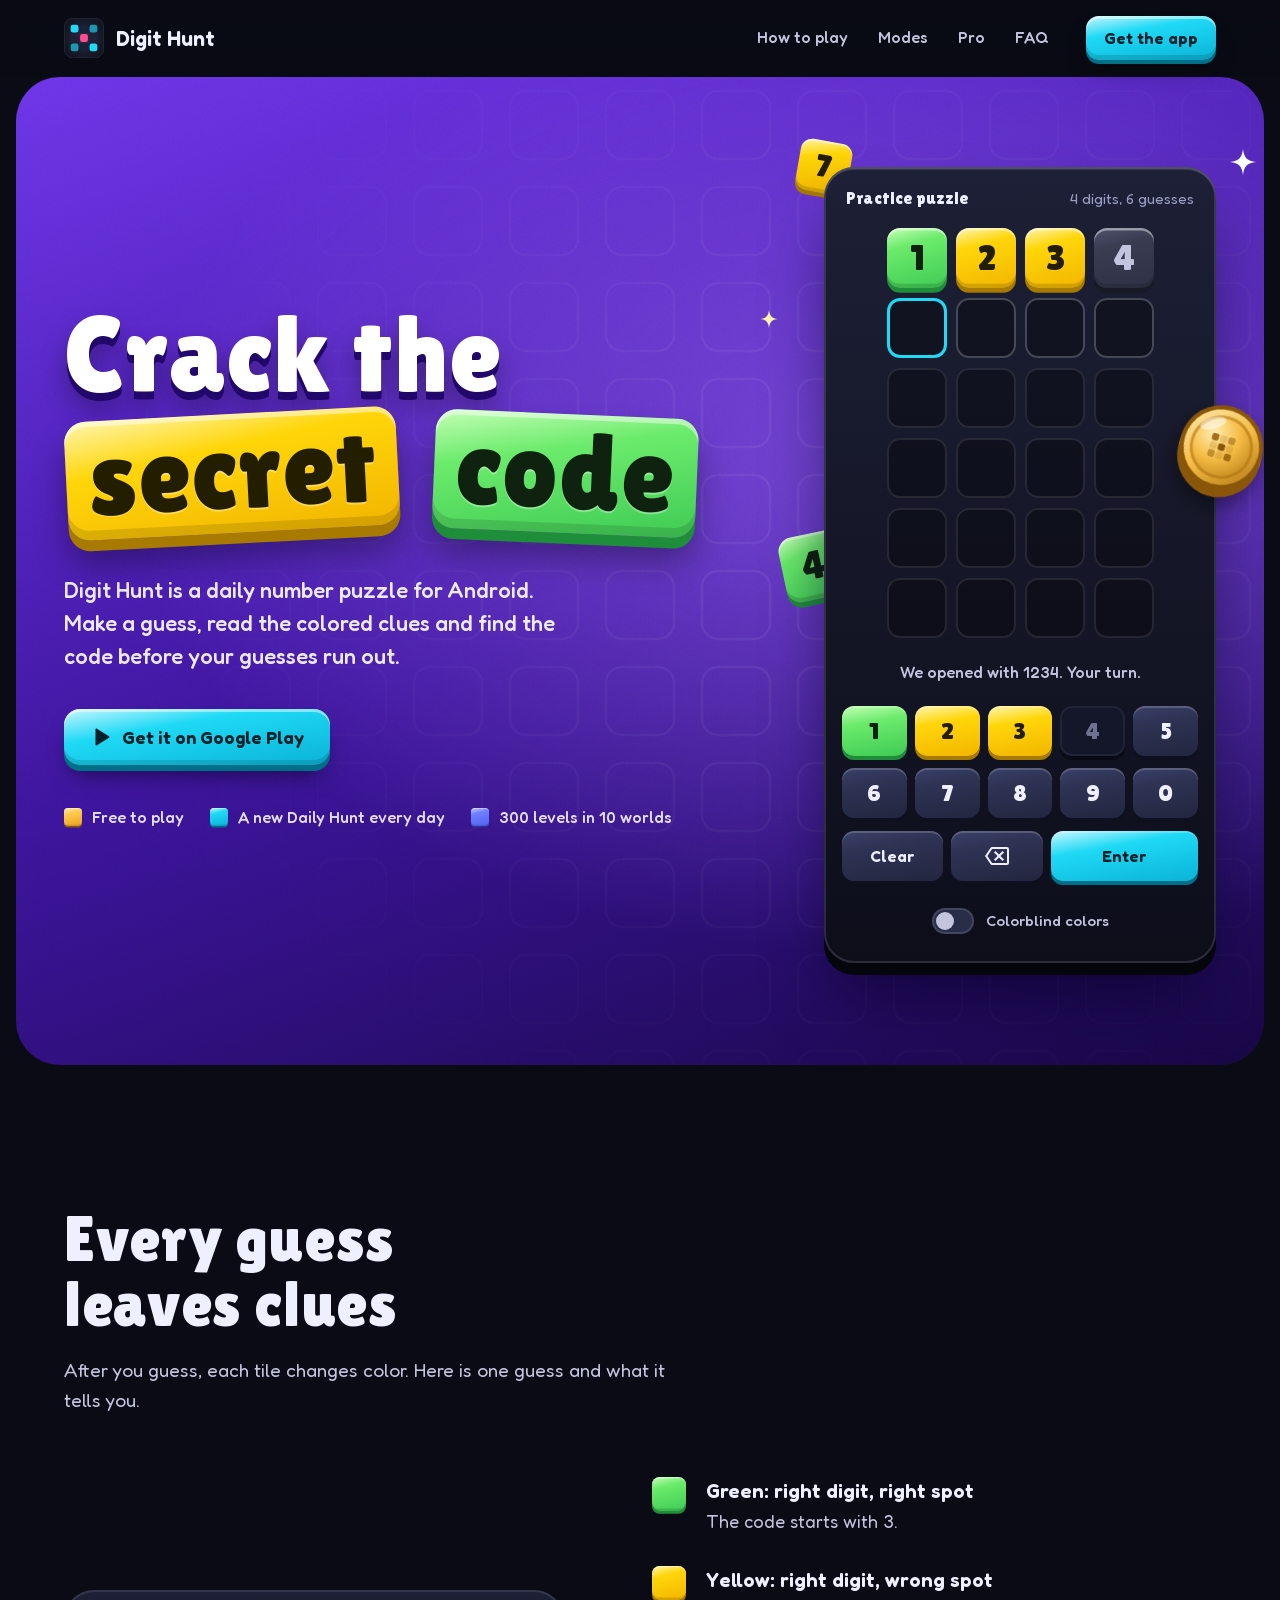
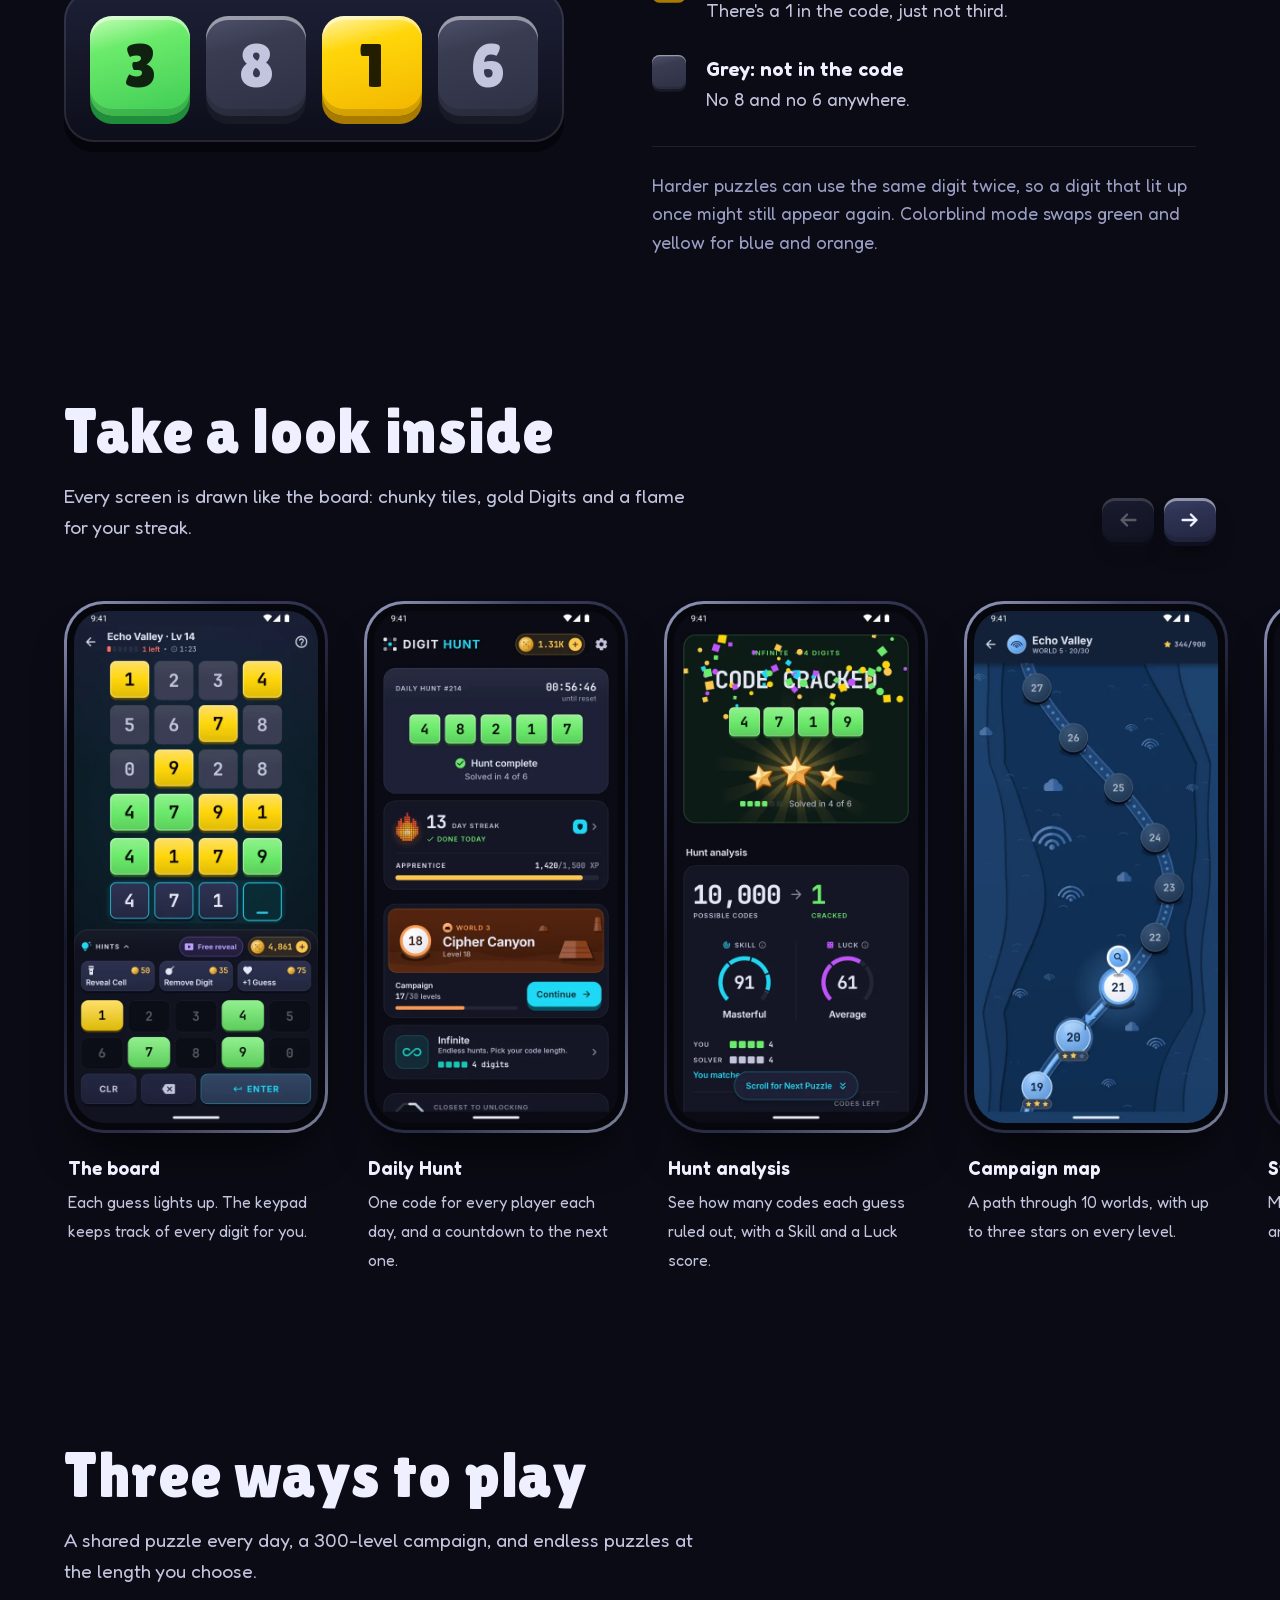
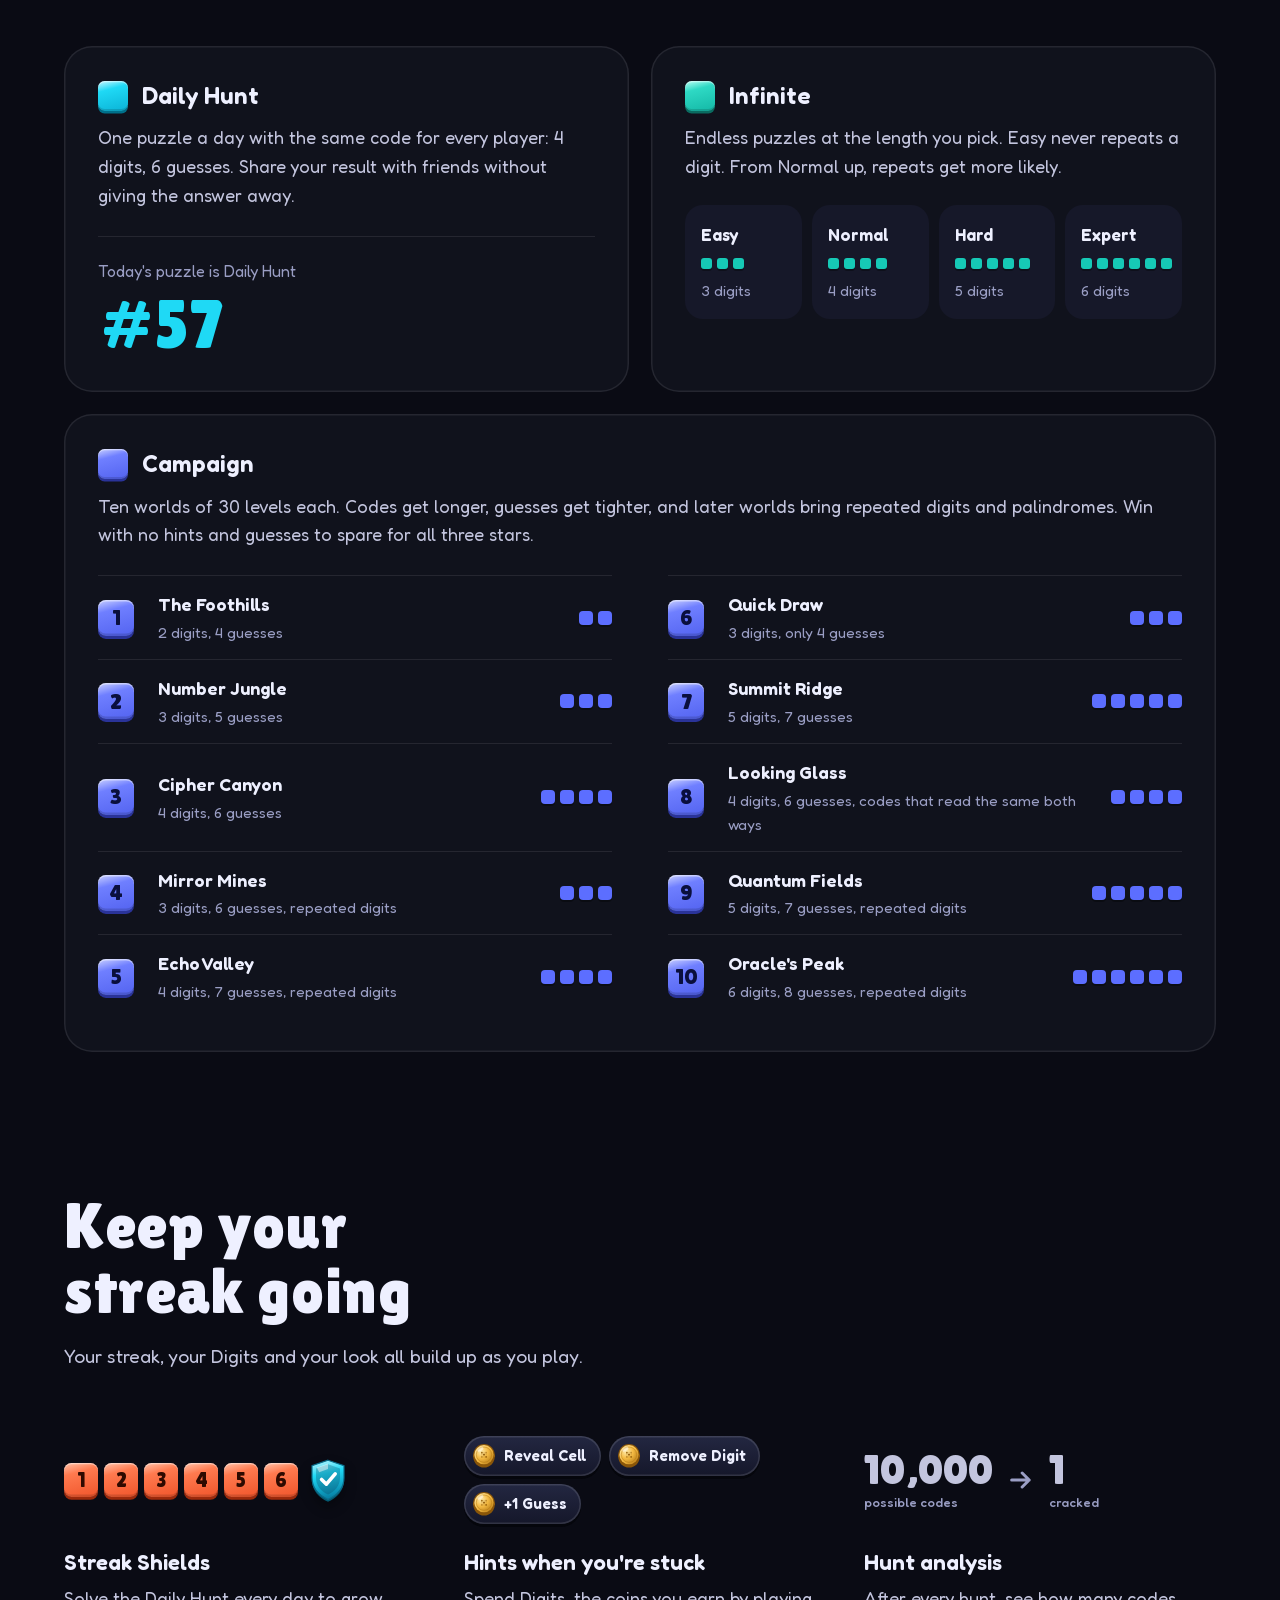
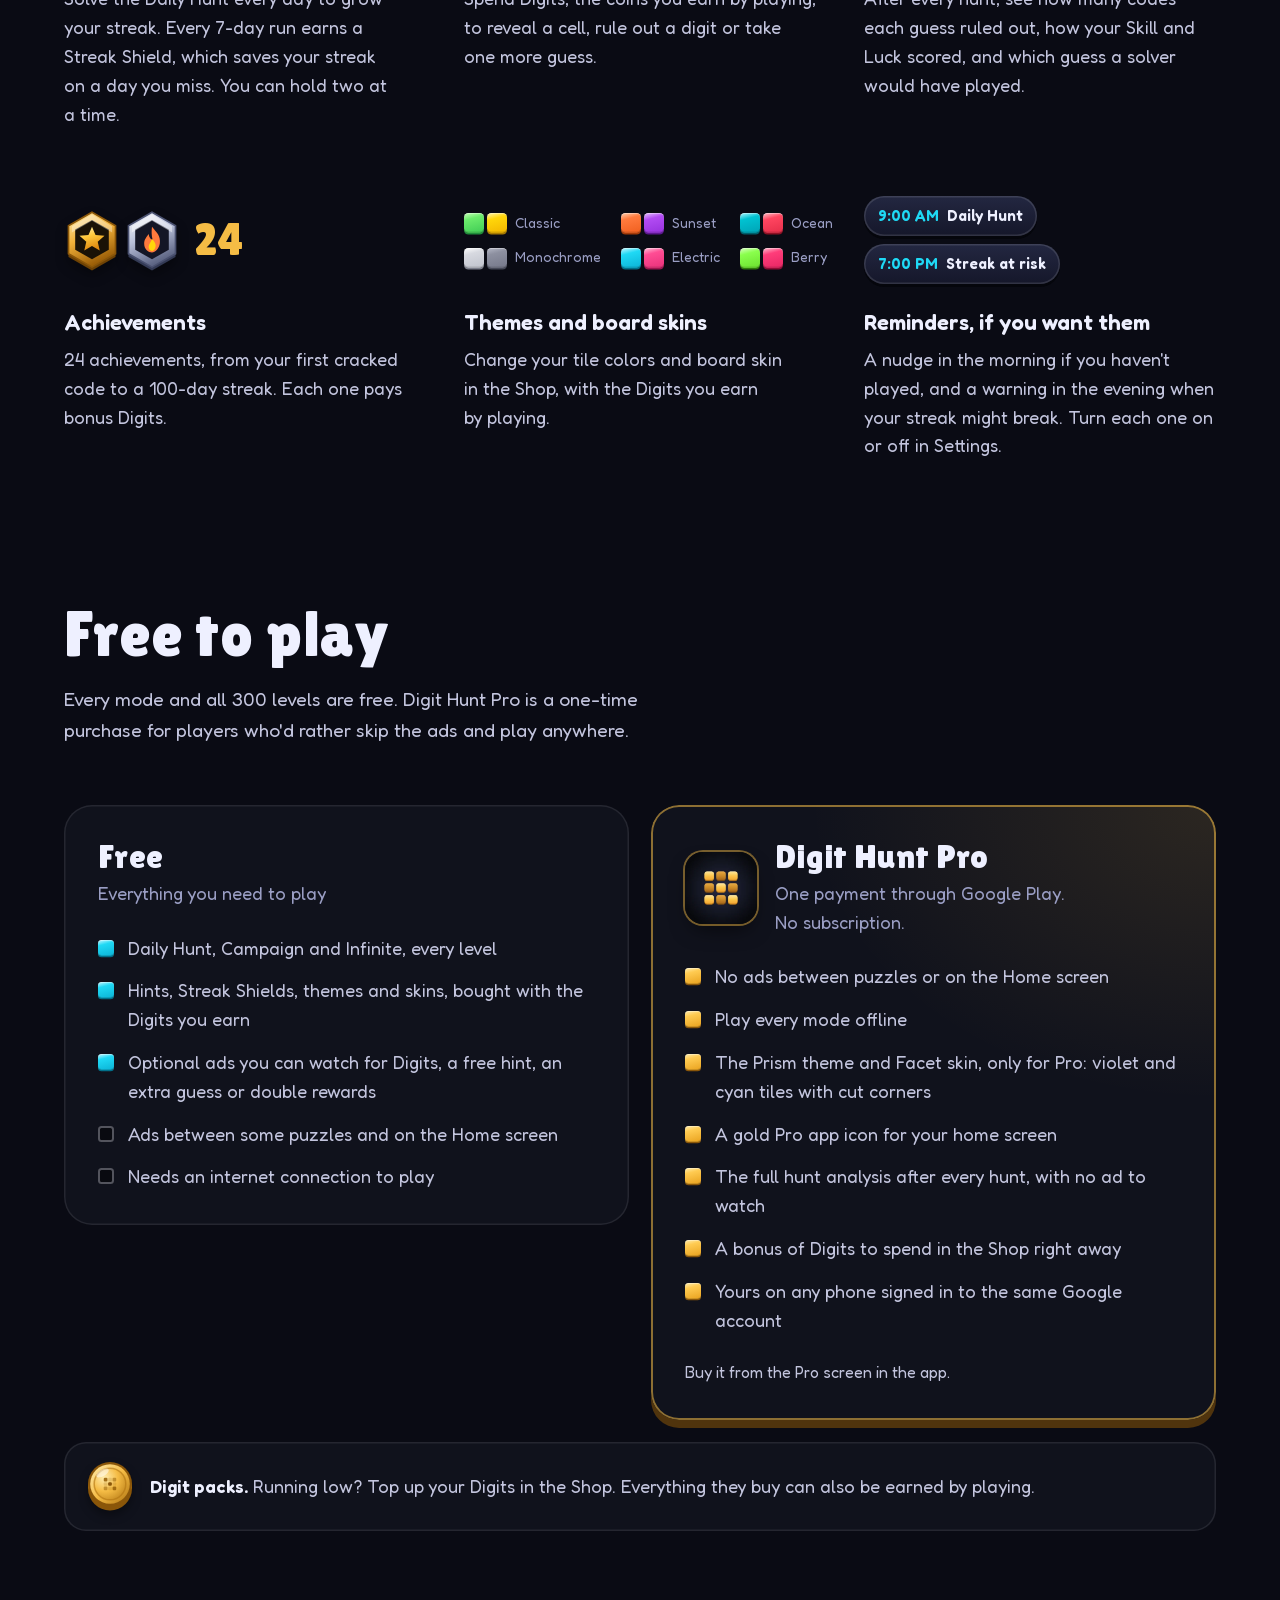
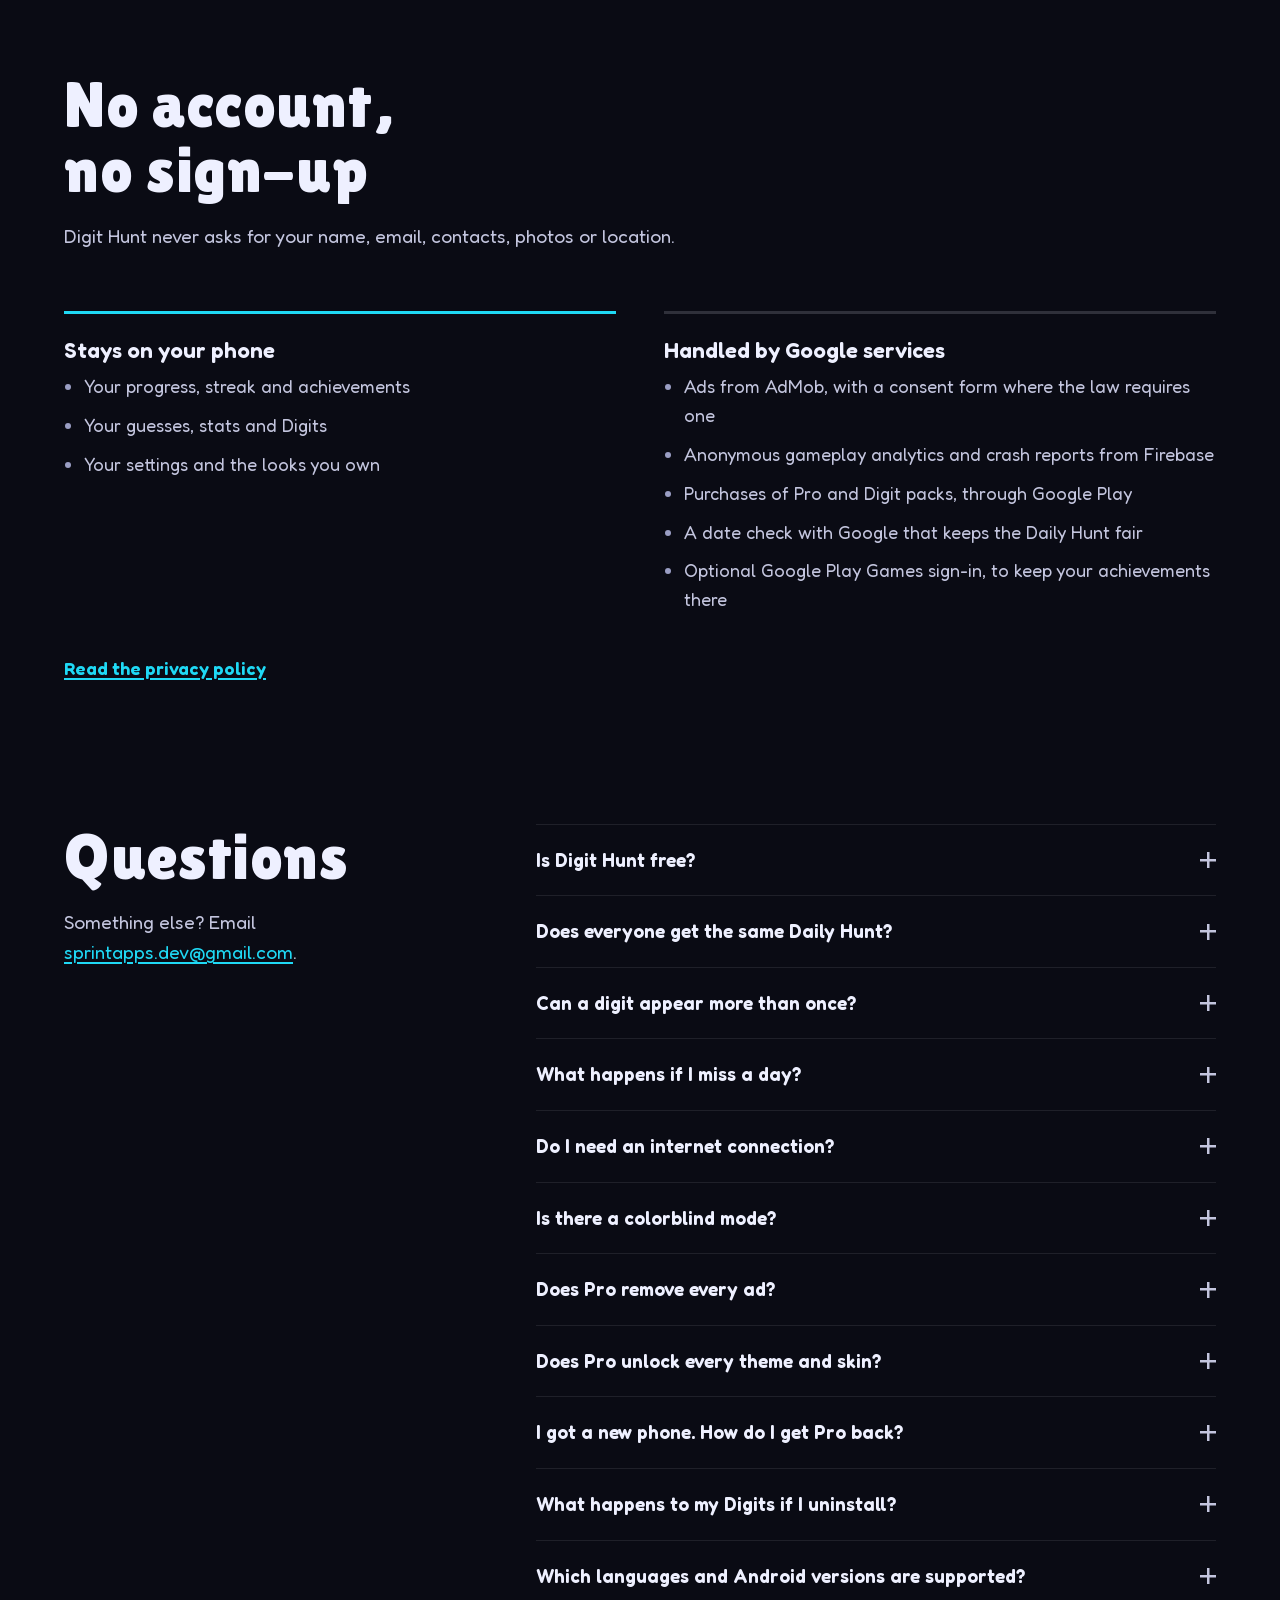
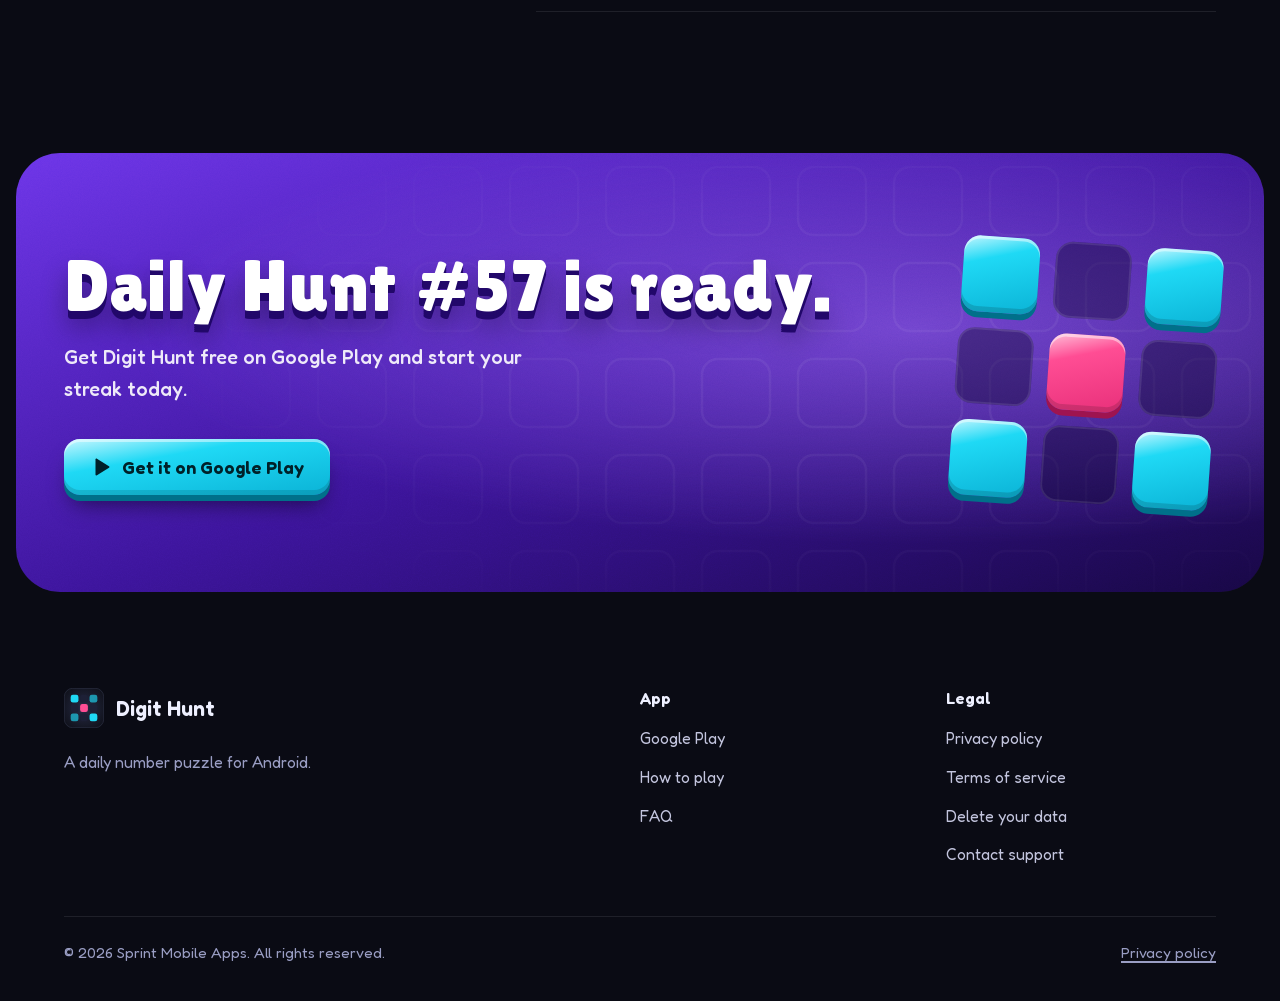
<file: index.html>
<!DOCTYPE html>
<html lang="en">
<head>
  <meta charset="UTF-8">
  <meta name="viewport" content="width=device-width, initial-scale=1.0">

  <!-- Primary SEO -->
  <title>Digit Hunt: Daily Number Puzzle for Android</title>
  <meta name="description" content="Crack the secret code. Digit Hunt is a free daily number puzzle for Android: a shared Daily Hunt, 300 campaign levels in 10 worlds, Infinite mode, streaks, achievements and hunt analysis.">
  <meta name="robots" content="index, follow">
  <meta name="theme-color" content="#0A0B14">
  <link rel="canonical" href="https://sprintmobileapps.github.io/digithunt-website/">

  <!-- Open Graph -->
  <meta property="og:type"         content="website">
  <meta property="og:url"          content="https://sprintmobileapps.github.io/digithunt-website/">
  <meta property="og:title"        content="Digit Hunt: Crack the secret code">
  <meta property="og:description"  content="A daily number puzzle for Android. Guess the code, read the colored clues and crack it before your guesses run out.">
  <meta property="og:image"        content="https://sprintmobileapps.github.io/digithunt-website/assets/og-image.png">
  <meta property="og:image:width"  content="1200">
  <meta property="og:image:height" content="630">
  <meta property="og:image:alt"    content="Digit Hunt: Crack the secret code, beside a board that cracks 4719 in three guesses">
  <meta property="og:site_name"    content="Digit Hunt">

  <!-- Twitter Card -->
  <meta name="twitter:card"        content="summary_large_image">
  <meta name="twitter:title"       content="Digit Hunt: Crack the secret code">
  <meta name="twitter:description" content="A daily number puzzle for Android. Free on Google Play.">
  <meta name="twitter:image"       content="https://sprintmobileapps.github.io/digithunt-website/assets/og-image.png">

  <!-- Structured Data (App) -->
  <script type="application/ld+json">
  {
    "@context": "https://schema.org",
    "@type": "MobileApplication",
    "name": "Digit Hunt",
    "operatingSystem": "Android 7.0 or later",
    "applicationCategory": "GameApplication",
    "applicationSubCategory": "Puzzle",
    "description": "A daily number puzzle. Guess the secret code using colored clues, with a shared Daily Hunt, 300 campaign levels in 10 worlds, Infinite mode, streaks, achievements and hunt analysis.",
    "url": "https://sprintmobileapps.github.io/digithunt-website/",
    "image": "https://sprintmobileapps.github.io/digithunt-website/assets/icon-512.png",
    "screenshot": "https://sprintmobileapps.github.io/digithunt-website/assets/screens/hunt.webp",
    "downloadUrl": "https://play.google.com/store/apps/details?id=com.sprintapps.digithunt",
    "inLanguage": ["en", "hi", "ja", "ko", "pt-BR"],
    "offers": { "@type": "Offer", "price": "0", "priceCurrency": "USD" },
    "author": { "@type": "Organization", "name": "Sprint Mobile Apps" }
  }
  </script>

  <!-- Favicon: the 3×3 cipher tile mark from ic_launcher_foreground.xml -->
  <link rel="icon" href="data:image/svg+xml,<svg xmlns='http://www.w3.org/2000/svg' viewBox='0 0 72 72'><rect width='72' height='72' rx='16' fill='%23141626'/><rect x='12' y='12' width='14' height='14' rx='4' fill='%231FD9F5'/><rect x='29' y='12' width='14' height='14' rx='4' fill='%23272B45'/><rect x='46' y='12' width='14' height='14' rx='4' fill='%231FD9F5' fill-opacity='.65'/><rect x='12' y='29' width='14' height='14' rx='4' fill='%23272B45'/><rect x='29' y='29' width='14' height='14' rx='4' fill='%23FF4D94'/><rect x='46' y='29' width='14' height='14' rx='4' fill='%23272B45'/><rect x='12' y='46' width='14' height='14' rx='4' fill='%231FD9F5' fill-opacity='.65'/><rect x='29' y='46' width='14' height='14' rx='4' fill='%23272B45'/><rect x='46' y='46' width='14' height='14' rx='4' fill='%231FD9F5'/></svg>" type="image/svg+xml">
  <link rel="apple-touch-icon" href="assets/icon-512.png">

  <link rel="preload" href="assets/fonts/lilita-one.woff2" as="font" type="font/woff2" crossorigin>
  <link rel="preload" href="assets/fonts/fredoka.woff2" as="font" type="font/woff2" crossorigin>
  <link rel="stylesheet" href="assets/style.css">
</head>

<body>
  <a class="skip-link" href="#main">Skip to content</a>

  <!-- Symbols. The logo's geometry is ic_launcher_foreground.xml cropped to the 72dp display
       zone; the coin, shield, medal and spark are the store screenshots' props. -->
  <svg class="sprite" aria-hidden="true" focusable="false">
    <defs>
      <radialGradient id="logo-bg" cx="50%" cy="50%" r="83%">
        <stop offset="0" stop-color="#272B45"/>
        <stop offset="1" stop-color="#08090D"/>
      </radialGradient>
      <linearGradient id="g-rim" x1="0" y1="0" x2="1" y2="1"><stop offset="0" stop-color="#FFEDB0"/><stop offset=".5" stop-color="#F5BC45"/><stop offset="1" stop-color="#B27612"/></linearGradient>
      <radialGradient id="g-face" cx=".32" cy=".3" r=".95"><stop offset="0" stop-color="#FFEDB0"/><stop offset=".45" stop-color="#F5BC45"/><stop offset="1" stop-color="#B27612"/></radialGradient>
      <linearGradient id="g-side" x1="0" y1="0" x2="1" y2="0"><stop offset="0" stop-color="#B27612"/><stop offset=".35" stop-color="#F5BC45"/><stop offset=".6" stop-color="#FFEDB0"/><stop offset="1" stop-color="#B27612"/></linearGradient>
      <linearGradient id="g-star" x1="0" y1="0" x2=".3" y2="1"><stop offset="0" stop-color="#FFF3B8"/><stop offset=".45" stop-color="#FFC93C"/><stop offset="1" stop-color="#E08A10"/></linearGradient>
      <linearGradient id="g-shield" x1="0" y1="0" x2=".2" y2="1"><stop offset="0" stop-color="#C9F7FF"/><stop offset=".4" stop-color="#1FD9F5"/><stop offset="1" stop-color="#0784A8"/></linearGradient>
      <linearGradient id="g-hex" x1="0" y1="0" x2=".4" y2="1"><stop offset="0" stop-color="#FFF0B8"/><stop offset=".5" stop-color="#F2B23A"/><stop offset="1" stop-color="#9C5F08"/></linearGradient>
      <linearGradient id="g-hex-s" x1="0" y1="0" x2=".4" y2="1"><stop offset="0" stop-color="#FFFFFF"/><stop offset=".5" stop-color="#B9C0DA"/><stop offset="1" stop-color="#5D6584"/></linearGradient>

      <symbol id="logo-cells" viewBox="0 0 72 72">
        <rect x="12" y="12" width="14" height="14" rx="4" fill="#1FD9F5"/>
        <rect x="29" y="12" width="14" height="14" rx="4" fill="#1D2036"/>
        <rect x="46" y="12" width="14" height="14" rx="4" fill="#1FD9F5" fill-opacity=".65"/>
        <rect x="12" y="29" width="14" height="14" rx="4" fill="#1D2036"/>
        <rect x="29" y="29" width="14" height="14" rx="4" fill="#FF4D94"/>
        <rect x="46" y="29" width="14" height="14" rx="4" fill="#1D2036"/>
        <rect x="12" y="46" width="14" height="14" rx="4" fill="#1FD9F5" fill-opacity=".65"/>
        <rect x="29" y="46" width="14" height="14" rx="4" fill="#1D2036"/>
        <rect x="46" y="46" width="14" height="14" rx="4" fill="#1FD9F5"/>
      </symbol>
      <symbol id="logo" viewBox="0 0 72 72">
        <rect width="72" height="72" rx="16" fill="url(#logo-bg)"/>
        <rect x=".5" y=".5" width="71" height="71" rx="15.5" fill="none" stroke="#34374C"/>
        <use href="#logo-cells"/>
      </symbol>

      <symbol id="icon-play" viewBox="0 0 24 24">
        <path d="M6 3.9v16.2c0 .8.9 1.3 1.6.9l13.1-8.1c.6-.4.6-1.3 0-1.7L7.6 3c-.7-.4-1.6.1-1.6.9z" fill="currentColor"/>
      </symbol>
      <symbol id="icon-arrow" viewBox="0 0 24 24">
        <path d="M4 12h15m-6-6 6 6-6 6" fill="none" stroke="currentColor" stroke-width="2.6" stroke-linecap="round" stroke-linejoin="round"/>
      </symbol>
      <symbol id="icon-back" viewBox="0 0 24 24">
        <path d="M20 12H5m6-6-6 6 6 6" fill="none" stroke="currentColor" stroke-width="2.6" stroke-linecap="round" stroke-linejoin="round"/>
      </symbol>

      <!-- The Digit coin (Currency.kt DigitCoin): edge, rim, face and the struck cipher mark -->
      <symbol id="coin" viewBox="0 0 100 112" overflow="visible">
        <ellipse cx="50" cy="60" rx="50" ry="50" fill="#8A5609"/>
        <rect x="0" y="50" width="100" height="10" fill="url(#g-side)"/>
        <circle cx="50" cy="50" r="50" fill="#8A5609"/>
        <circle cx="50" cy="50" r="45" fill="url(#g-rim)"/>
        <circle cx="50" cy="50" r="36" fill="url(#g-face)"/>
        <circle cx="50" cy="50" r="36" fill="none" stroke="#B27612" stroke-opacity=".6" stroke-width="3.5"/>
        <g transform="translate(35.8 35.8)">
          <rect x="0" y="0" width="8.4" height="8.4" rx="2.4" fill="#9A640B" fill-opacity=".9"/><rect x="10" y="0" width="8.4" height="8.4" rx="2.4" fill="#9A640B" fill-opacity=".2"/><rect x="20" y="0" width="8.4" height="8.4" rx="2.4" fill="#9A640B" fill-opacity=".56"/>
          <rect x="0" y="10" width="8.4" height="8.4" rx="2.4" fill="#9A640B" fill-opacity=".2"/><rect x="10" y="10" width="8.4" height="8.4" rx="2.4" fill="#8A5609"/><rect x="20" y="10" width="8.4" height="8.4" rx="2.4" fill="#9A640B" fill-opacity=".2"/>
          <rect x="0" y="20" width="8.4" height="8.4" rx="2.4" fill="#9A640B" fill-opacity=".56"/><rect x="10" y="20" width="8.4" height="8.4" rx="2.4" fill="#9A640B" fill-opacity=".2"/><rect x="20" y="20" width="8.4" height="8.4" rx="2.4" fill="#9A640B" fill-opacity=".9"/>
        </g>
        <ellipse cx="33" cy="25" rx="16" ry="7" fill="#fff" fill-opacity=".5" transform="rotate(-30 33 25)"/>
      </symbol>

      <symbol id="shield" viewBox="0 0 100 112" overflow="visible">
        <path d="M50 8 L90 22 V52 C90 78 72 96 50 106 C28 96 10 78 10 52 V22 Z" fill="#035A73" transform="translate(0 6)"/>
        <path d="M50 8 L90 22 V52 C90 78 72 96 50 106 C28 96 10 78 10 52 V22 Z" fill="url(#g-shield)" stroke="#0A6E8C" stroke-width="3"/>
        <path d="M50 18 L80 29 V52 C80 72 67 86 50 94 C33 86 20 72 20 52 V29 Z" fill="#0A3E5A" fill-opacity=".28"/>
        <path d="M34 56 L46 68 L68 42" fill="none" stroke="#fff" stroke-width="9" stroke-linecap="round" stroke-linejoin="round"/>
        <path d="M22 26 L50 16 V30 L28 38 Z" fill="#fff" fill-opacity=".45"/>
      </symbol>

      <!-- Achievement medals: hexagons with a struck emblem, as on the Achievements screen -->
      <symbol id="hex-gold" viewBox="0 0 100 110" overflow="visible">
        <path d="M50 4 L92 28 V78 L50 102 L8 78 V28 Z" fill="#6E4204" transform="translate(0 6)"/>
        <path d="M50 4 L92 28 V78 L50 102 L8 78 V28 Z" fill="url(#g-hex)" stroke="#8A5609" stroke-width="3"/>
        <path d="M50 18 L80 35 V71 L50 88 L20 71 V35 Z" fill="#1A1206"/>
        <path d="M50 30 L56.3 44.8 L72.3 46.2 L60.2 56.8 L63.8 72.5 L50 64.2 L36.2 72.5 L39.8 56.8 L27.7 46.2 L43.7 44.8 Z" fill="url(#g-star)"/>
        <path d="M50 8 L86 29 V40 L50 19 L14 40 V29 Z" fill="#fff" fill-opacity=".35"/>
      </symbol>
      <symbol id="hex-silver" viewBox="0 0 100 110" overflow="visible">
        <path d="M50 4 L92 28 V78 L50 102 L8 78 V28 Z" fill="#333a55" transform="translate(0 6)"/>
        <path d="M50 4 L92 28 V78 L50 102 L8 78 V28 Z" fill="url(#g-hex-s)" stroke="#4A5170" stroke-width="3"/>
        <path d="M50 18 L80 35 V71 L50 88 L20 71 V35 Z" fill="#141626"/>
        <path d="M50 30 C58 40 66 46 64 60 C62 70 56 76 50 76 C44 76 36 71 36 60 C36 52 41 48 44 43 C45 50 48 53 51 53 C49 45 49 37 50 30 Z" fill="#FF7A3D"/>
        <path d="M50 52 C55 57 58 62 56 67 C55 71 52 73 50 73 C47 73 44 70 44 66 C44 61 48 58 50 52 Z" fill="#FFD60A"/>
        <path d="M50 8 L86 29 V40 L50 19 L14 40 V29 Z" fill="#fff" fill-opacity=".45"/>
      </symbol>

      <symbol id="spark" viewBox="0 0 100 100">
        <path d="M50 0 C54 34 66 46 100 50 C66 54 54 66 50 100 C46 66 34 54 0 50 C34 46 46 34 50 0 Z" fill="currentColor"/>
      </symbol>
    </defs>
  </svg>

  <!-- ══════════════════════════════════════════════════════════
       NAVIGATION
       ══════════════════════════════════════════════════════════ -->
  <header class="nav" id="nav">
    <nav class="container nav-inner" aria-label="Main">
      <a href="./" class="brand" aria-label="Digit Hunt home">
        <svg aria-hidden="true"><use href="#logo"/></svg>
        <span>Digit Hunt</span>
      </a>
      <div class="nav-links">
        <a href="#how-to-play">How to play</a>
        <a href="#modes">Modes</a>
        <a href="#pro">Pro</a>
        <a href="#faq">FAQ</a>
      </div>
      <a class="btn btn-sm k-cyan" href="https://play.google.com/store/apps/details?id=com.sprintapps.digithunt" target="_blank" rel="noopener noreferrer">Get the app</a>
    </nav>
  </header>

  <main id="main">

    <!-- ══════════════════════════════════════════════════════════
         HERO: a playable practice puzzle
         ══════════════════════════════════════════════════════════ -->
    <section class="stage hero" aria-labelledby="hero-title">
      <div class="container hero-grid">

        <div class="hero-copy">
          <h1 id="hero-title" class="extrude">
            <span class="ln">Crack the</span>
            <span class="ln"><span class="tw k-yellow">secret</span> <span class="tw k-green">code</span></span>
          </h1>
          <p class="lead">Digit Hunt is a daily number puzzle for Android. Make a guess, read the colored clues and find the code before your guesses run out.</p>
          <div class="hero-actions">
            <a class="btn k-cyan" href="https://play.google.com/store/apps/details?id=com.sprintapps.digithunt" target="_blank" rel="noopener noreferrer">
              <svg aria-hidden="true"><use href="#icon-play"/></svg>
              Get it on Google Play
            </a>
          </div>
          <ul class="hero-facts">
            <li><span class="tile k-gold" aria-hidden="true"></span>Free to play</li>
            <li><span class="tile k-cyan" aria-hidden="true"></span>A new Daily Hunt every day</li>
            <li><span class="tile k-indigo" aria-hidden="true"></span>300 levels in 10 worlds</li>
          </ul>
        </div>

        <div class="hero-board">
          <span class="prop prop-tile-b tile k-yellow" aria-hidden="true">7</span>
          <span class="prop prop-tile-a tile k-green" aria-hidden="true">4</span>
          <svg class="prop prop-spark prop-spark-a" viewBox="0 0 100 100" aria-hidden="true"><use href="#spark"/></svg>
          <svg class="prop prop-spark prop-spark-b" viewBox="0 0 100 100" aria-hidden="true"><use href="#spark"/></svg>
          <svg class="prop prop-coin" viewBox="0 0 100 112" aria-hidden="true"><use href="#coin"/></svg>

          <div class="game" id="game">
            <div class="game-head">
              <h2 class="game-title">Practice puzzle</h2>
              <p class="game-rules">4 digits, 6 guesses</p>
            </div>

            <div class="board" role="group" aria-label="Practice board">
              <div class="row" role="group" aria-label="Guess 1, empty"><span class="tile" data-state="empty" aria-hidden="true"></span><span class="tile" data-state="empty" aria-hidden="true"></span><span class="tile" data-state="empty" aria-hidden="true"></span><span class="tile" data-state="empty" aria-hidden="true"></span></div>
              <div class="row" role="group" aria-label="Guess 2, empty"><span class="tile" data-state="empty" aria-hidden="true"></span><span class="tile" data-state="empty" aria-hidden="true"></span><span class="tile" data-state="empty" aria-hidden="true"></span><span class="tile" data-state="empty" aria-hidden="true"></span></div>
              <div class="row" role="group" aria-label="Guess 3, empty"><span class="tile" data-state="empty" aria-hidden="true"></span><span class="tile" data-state="empty" aria-hidden="true"></span><span class="tile" data-state="empty" aria-hidden="true"></span><span class="tile" data-state="empty" aria-hidden="true"></span></div>
              <div class="row" role="group" aria-label="Guess 4, empty"><span class="tile" data-state="empty" aria-hidden="true"></span><span class="tile" data-state="empty" aria-hidden="true"></span><span class="tile" data-state="empty" aria-hidden="true"></span><span class="tile" data-state="empty" aria-hidden="true"></span></div>
              <div class="row" role="group" aria-label="Guess 5, empty"><span class="tile" data-state="empty" aria-hidden="true"></span><span class="tile" data-state="empty" aria-hidden="true"></span><span class="tile" data-state="empty" aria-hidden="true"></span><span class="tile" data-state="empty" aria-hidden="true"></span></div>
              <div class="row" role="group" aria-label="Guess 6, empty"><span class="tile" data-state="empty" aria-hidden="true"></span><span class="tile" data-state="empty" aria-hidden="true"></span><span class="tile" data-state="empty" aria-hidden="true"></span><span class="tile" data-state="empty" aria-hidden="true"></span></div>
            </div>

            <div class="game-status" id="game-status">Type 4 digits, then press Enter.</div>
            <p class="visually-hidden" id="game-announcer" aria-live="polite"></p>

            <!-- Same layout as the in-app keypad: 1–5, 6–0, then Clear / Delete / Enter -->
            <div class="keypad">
              <div class="keys">
                <button type="button" class="key" data-digit="1">1</button>
                <button type="button" class="key" data-digit="2">2</button>
                <button type="button" class="key" data-digit="3">3</button>
                <button type="button" class="key" data-digit="4">4</button>
                <button type="button" class="key" data-digit="5">5</button>
                <button type="button" class="key" data-digit="6">6</button>
                <button type="button" class="key" data-digit="7">7</button>
                <button type="button" class="key" data-digit="8">8</button>
                <button type="button" class="key" data-digit="9">9</button>
                <button type="button" class="key" data-digit="0">0</button>
              </div>
              <div class="keys keys-actions">
                <button type="button" class="key key-word" data-action="clear">Clear</button>
                <button type="button" class="key key-word" data-action="delete" aria-label="Delete">
                  <svg viewBox="0 0 24 24" aria-hidden="true"><path fill="currentColor" d="M22 3H7c-.69 0-1.23.35-1.59.88L0 12l5.41 8.11c.36.53.9.89 1.59.89h15c1.1 0 2-.9 2-2V5c0-1.1-.9-2-2-2zm0 16H7.07L2.4 12l4.66-7H22v14zm-11.59-2L14 13.41 17.59 17 19 15.59 15.41 12 19 8.41 17.59 7 14 10.59 10.41 7 9 8.41 12.59 12 9 15.59z"/></svg>
                </button>
                <button type="button" class="key key-word key-enter" data-action="guess">Enter</button>
              </div>
            </div>

            <div class="game-foot">
              <button type="button" class="switch" id="colorblind-switch" aria-pressed="false">
                <span class="switch-track" aria-hidden="true"></span>
                Colorblind colors
              </button>
            </div>
          </div>
        </div>

      </div>
    </section>


    <!-- ══════════════════════════════════════════════════════════
         HOW TO PLAY
         ══════════════════════════════════════════════════════════ -->
    <section class="section" id="how-to-play" aria-labelledby="howto-title">
      <div class="container">
        <div class="section-head">
          <h2 id="howto-title">Every guess leaves clues</h2>
          <p>After you guess, each tile changes color. Here is one guess and what it tells you.</p>
        </div>

        <div class="howto">
          <div class="example" data-example role="img" aria-label="Example guess 3 8 1 6: the 3 is green, the 8 is grey, the 1 is yellow and the 6 is grey">
            <span class="tile" data-state="correct">3</span>
            <span class="tile" data-state="absent">8</span>
            <span class="tile" data-state="present">1</span>
            <span class="tile" data-state="absent">6</span>
          </div>

          <div>
            <ul class="legend">
              <li>
                <span class="tile" data-state="correct" aria-hidden="true"></span>
                <div><strong><span data-clue-word="correct">Green</span>: right digit, right spot</strong><span>The code starts with 3.</span></div>
              </li>
              <li>
                <span class="tile" data-state="present" aria-hidden="true"></span>
                <div><strong><span data-clue-word="present">Yellow</span>: right digit, wrong spot</strong><span>There's a 1 in the code, just not third.</span></div>
              </li>
              <li>
                <span class="tile" data-state="absent" aria-hidden="true"></span>
                <div><strong>Grey: not in the code</strong><span>No 8 and no 6 anywhere.</span></div>
              </li>
            </ul>
            <p class="howto-note">Harder puzzles can use the same digit twice, so a digit that lit up once might still appear again. Colorblind mode swaps green and yellow for blue and orange.</p>
          </div>
        </div>
      </div>
    </section>


    <!-- ══════════════════════════════════════════════════════════
         SCREENS: real captures from the app
         ══════════════════════════════════════════════════════════ -->
    <section class="section" id="screens" aria-labelledby="screens-title">
      <div class="container rail-head">
        <div class="section-head">
          <h2 id="screens-title">Take a look inside</h2>
          <p>Every screen is drawn like the board: chunky tiles, gold Digits and a flame for your streak.</p>
        </div>
        <div class="rail-nav" data-rail-nav hidden>
          <button type="button" class="btn btn-sm k-typed" data-rail="prev" aria-label="Previous screens" aria-controls="screens-rail">
            <svg aria-hidden="true"><use href="#icon-back"/></svg>
          </button>
          <button type="button" class="btn btn-sm k-typed" data-rail="next" aria-label="More screens" aria-controls="screens-rail">
            <svg aria-hidden="true"><use href="#icon-arrow"/></svg>
          </button>
        </div>
      </div>

      <div class="rail" id="screens-rail" tabindex="0" role="region" aria-label="App screens, scrolls sideways">
        <ul class="rail-track">
          <li class="shot"><figure>
            <div class="phone"><img src="assets/screens/hunt.webp" width="540" height="1132" loading="lazy" decoding="async" alt="A campaign level one guess from solved: rows of green, yellow and grey tiles above a keypad whose keys show the same clues."></div>
            <figcaption><strong>The board</strong><span>Each guess lights up. The keypad keeps track of every digit for you.</span></figcaption>
          </figure></li>
          <li class="shot"><figure>
            <div class="phone"><img src="assets/screens/daily.webp" width="540" height="1132" loading="lazy" decoding="async" alt="The Home screen with today's Daily Hunt solved in 4 of 6 guesses, a 13 day streak and the next campaign level."></div>
            <figcaption><strong>Daily Hunt</strong><span>One code for every player each day, and a countdown to the next one.</span></figcaption>
          </figure></li>
          <li class="shot"><figure>
            <div class="phone"><img src="assets/screens/cracked.webp" width="540" height="1132" loading="lazy" decoding="async" alt="The results screen: Code cracked with three stars, then a hunt analysis going from 10,000 possible codes to 1, with Skill 91 and Luck 61."></div>
            <figcaption><strong>Hunt analysis</strong><span>See how many codes each guess ruled out, with a Skill and a Luck score.</span></figcaption>
          </figure></li>
          <li class="shot"><figure>
            <div class="phone"><img src="assets/screens/campaign.webp" width="540" height="1132" loading="lazy" decoding="async" alt="The campaign map of Echo Valley, a winding path of numbered levels with stars under the ones already cleared."></div>
            <figcaption><strong>Campaign map</strong><span>A path through 10 worlds, with up to three stars on every level.</span></figcaption>
          </figure></li>
          <li class="shot"><figure>
            <div class="phone"><img src="assets/screens/streak.webp" width="540" height="1132" loading="lazy" decoding="async" alt="The Streak screen: a 12 day streak under a pixel flame, streak milestones and a calendar of the last five weeks."></div>
            <figcaption><strong>Streaks</strong><span>Milestones, a calendar of your runs and Streak Shields for missed days.</span></figcaption>
          </figure></li>
          <li class="shot"><figure>
            <div class="phone"><img src="assets/screens/achievements.webp" width="540" height="1132" loading="lazy" decoding="async" alt="The Achievements screen: 9 of 24 unlocked, the three closest to unlocking with progress bars, and medal milestones."></div>
            <figcaption><strong>Achievements</strong><span>24 to unlock, each paying bonus Digits.</span></figcaption>
          </figure></li>
          <li class="shot"><figure>
            <div class="phone"><img src="assets/screens/skin_neon.webp" width="540" height="1132" loading="lazy" decoding="async" alt="The same board in the Neon skin: glowing outlined tiles on black."></div>
            <figcaption><strong>Board skins</strong><span>Neon, Blueprint, Slate and more, bought with the Digits you earn.</span></figcaption>
          </figure></li>
        </ul>
      </div>
    </section>


    <!-- ══════════════════════════════════════════════════════════
         MODES
         ══════════════════════════════════════════════════════════ -->
    <section class="section" id="modes" aria-labelledby="modes-title">
      <div class="container">
        <div class="section-head">
          <h2 id="modes-title">Three ways to play</h2>
          <p>A shared puzzle every day, a 300-level campaign, and endless puzzles at the length you choose.</p>
        </div>

        <div class="modes">
          <article class="panel mode-daily">
            <h3 class="mode-title"><span class="tile k-cyan" aria-hidden="true"></span>Daily Hunt</h3>
            <p>One puzzle a day with the same code for every player: 4 digits, 6 guesses. Share your result with friends without giving the answer away.</p>
            <div class="hunt" data-hunt-only hidden>
              <p class="hunt-label">Today's puzzle is Daily Hunt</p>
              <p class="hunt-number" data-hunt-number></p>
            </div>
          </article>

          <article class="panel mode-infinite">
            <h3 class="mode-title"><span class="tile k-teal" aria-hidden="true"></span>Infinite</h3>
            <p>Endless puzzles at the length you pick. Easy never repeats a digit. From Normal up, repeats get more likely.</p>
            <ul class="levels">
              <li class="level"><span class="level-name">Easy</span><span class="pips" aria-hidden="true"><i></i><i></i><i></i></span><span class="level-digits">3 digits</span></li>
              <li class="level"><span class="level-name">Normal</span><span class="pips" aria-hidden="true"><i></i><i></i><i></i><i></i></span><span class="level-digits">4 digits</span></li>
              <li class="level"><span class="level-name">Hard</span><span class="pips" aria-hidden="true"><i></i><i></i><i></i><i></i><i></i></span><span class="level-digits">5 digits</span></li>
              <li class="level"><span class="level-name">Expert</span><span class="pips" aria-hidden="true"><i></i><i></i><i></i><i></i><i></i><i></i></span><span class="level-digits">6 digits</span></li>
            </ul>
          </article>

          <!-- World configs from LevelGenerator.WORLD_CONFIGS, names from world_N_name -->
          <article class="panel mode-campaign">
            <h3 class="mode-title"><span class="tile k-indigo" aria-hidden="true"></span>Campaign</h3>
            <p>Ten worlds of 30 levels each. Codes get longer, guesses get tighter, and later worlds bring repeated digits and palindromes. Win with no hints and guesses to spare for all three stars.</p>
            <ol class="worlds">
              <li class="world"><span class="tile k-indigo">1</span><span class="world-name">The Foothills</span><span class="world-detail">2 digits, 4 guesses</span><span class="pips" aria-hidden="true"><i></i><i></i></span></li>
              <li class="world"><span class="tile k-indigo">2</span><span class="world-name">Number Jungle</span><span class="world-detail">3 digits, 5 guesses</span><span class="pips" aria-hidden="true"><i></i><i></i><i></i></span></li>
              <li class="world"><span class="tile k-indigo">3</span><span class="world-name">Cipher Canyon</span><span class="world-detail">4 digits, 6 guesses</span><span class="pips" aria-hidden="true"><i></i><i></i><i></i><i></i></span></li>
              <li class="world"><span class="tile k-indigo">4</span><span class="world-name">Mirror Mines</span><span class="world-detail">3 digits, 6 guesses, repeated digits</span><span class="pips" aria-hidden="true"><i></i><i></i><i></i></span></li>
              <li class="world"><span class="tile k-indigo">5</span><span class="world-name">Echo Valley</span><span class="world-detail">4 digits, 7 guesses, repeated digits</span><span class="pips" aria-hidden="true"><i></i><i></i><i></i><i></i></span></li>
              <li class="world"><span class="tile k-indigo">6</span><span class="world-name">Quick Draw</span><span class="world-detail">3 digits, only 4 guesses</span><span class="pips" aria-hidden="true"><i></i><i></i><i></i></span></li>
              <li class="world"><span class="tile k-indigo">7</span><span class="world-name">Summit Ridge</span><span class="world-detail">5 digits, 7 guesses</span><span class="pips" aria-hidden="true"><i></i><i></i><i></i><i></i><i></i></span></li>
              <li class="world"><span class="tile k-indigo">8</span><span class="world-name">Looking Glass</span><span class="world-detail">4 digits, 6 guesses, codes that read the same both ways</span><span class="pips" aria-hidden="true"><i></i><i></i><i></i><i></i></span></li>
              <li class="world"><span class="tile k-indigo">9</span><span class="world-name">Quantum Fields</span><span class="world-detail">5 digits, 7 guesses, repeated digits</span><span class="pips" aria-hidden="true"><i></i><i></i><i></i><i></i><i></i></span></li>
              <li class="world"><span class="tile k-indigo">10</span><span class="world-name">Oracle's Peak</span><span class="world-detail">6 digits, 8 guesses, repeated digits</span><span class="pips" aria-hidden="true"><i></i><i></i><i></i><i></i><i></i><i></i></span></li>
            </ol>
          </article>
        </div>
      </div>
    </section>


    <!-- ══════════════════════════════════════════════════════════
         STREAKS, HINTS, ANALYSIS, ACHIEVEMENTS, LOOKS, REMINDERS
         ══════════════════════════════════════════════════════════ -->
    <section class="section" id="streaks" aria-labelledby="streaks-title">
      <div class="container">
        <div class="section-head">
          <h2 id="streaks-title">Keep your streak going</h2>
          <p>Your streak, your Digits and your look all build up as you play.</p>
        </div>

        <div class="habits">
          <article class="habit">
            <div class="habit-visual">
              <div class="week" role="img" aria-label="Six days of streak, then a Streak Shield on day seven">
                <span class="tile k-flame">1</span><span class="tile k-flame">2</span><span class="tile k-flame">3</span><span class="tile k-flame">4</span><span class="tile k-flame">5</span><span class="tile k-flame">6</span>
                <svg class="shield" viewBox="0 0 100 112" aria-hidden="true"><use href="#shield"/></svg>
              </div>
            </div>
            <h3>Streak Shields</h3>
            <p>Solve the Daily Hunt every day to grow your streak. Every 7-day run earns a Streak Shield, which saves your streak on a day you miss. You can hold two at a time.</p>
          </article>

          <article class="habit">
            <div class="habit-visual">
              <ul class="chips" aria-label="Hints">
                <li class="chip"><svg viewBox="0 0 100 112" aria-hidden="true"><use href="#coin"/></svg>Reveal Cell</li>
                <li class="chip"><svg viewBox="0 0 100 112" aria-hidden="true"><use href="#coin"/></svg>Remove Digit</li>
                <li class="chip"><svg viewBox="0 0 100 112" aria-hidden="true"><use href="#coin"/></svg>+1 Guess</li>
              </ul>
            </div>
            <h3>Hints when you're stuck</h3>
            <p>Spend Digits, the coins you earn by playing, to reveal a cell, rule out a digit or take one more guess.</p>
          </article>

          <article class="habit">
            <div class="habit-visual">
              <div class="analysis" role="img" aria-label="From 10,000 possible codes down to 1">
                <p class="analysis-num">10,000<small>possible codes</small></p>
                <svg class="analysis-arrow" viewBox="0 0 24 24" aria-hidden="true"><use href="#icon-arrow"/></svg>
                <p class="analysis-num analysis-num--won">1<small>cracked</small></p>
              </div>
            </div>
            <h3>Hunt analysis</h3>
            <p>After every hunt, see how many codes each guess ruled out, how your Skill and Luck scored, and which guess a solver would have played.</p>
          </article>

          <article class="habit">
            <div class="habit-visual">
              <div class="medals" role="img" aria-label="Achievement medals, 24 to unlock">
                <svg viewBox="0 0 100 110" aria-hidden="true"><use href="#hex-gold"/></svg>
                <svg viewBox="0 0 100 110" aria-hidden="true"><use href="#hex-silver"/></svg>
                <span class="medal-count" aria-hidden="true">24</span>
              </div>
            </div>
            <h3>Achievements</h3>
            <p>24 achievements, from your first cracked code to a 100-day streak. Each one pays bonus Digits.</p>
          </article>

          <article class="habit">
            <div class="habit-visual">
              <!-- TileColorThemes, dark-mode values -->
              <ul class="swatches" aria-label="Tile color themes">
                <li><span aria-hidden="true"><i class="tile" style="--th:#C6FFB8;--tf:#6BEB6B;--tl:#3FCB55;--tp:#1F8E3A"></i><i class="tile" style="--th:#FFF6B0;--tf:#FFD60A;--tl:#F2B500;--tp:#A87A00"></i></span>Classic</li>
                <li><span aria-hidden="true"><i class="tile" style="--th:#FFD0B0;--tf:#FF7A3D;--tl:#F05F1F;--tp:#A43A08"></i><i class="tile" style="--th:#E6C2FF;--tf:#B24BF3;--tl:#9632DD;--tp:#5C178F"></i></span>Sunset</li>
                <li><span aria-hidden="true"><i class="tile" style="--th:#B0F6FF;--tf:#00C2D1;--tl:#00A3B5;--tp:#005F6B"></i><i class="tile" style="--th:#FFC0C8;--tf:#FF4560;--tl:#E62E4A;--tp:#8F1023"></i></span>Ocean</li>
                <li><span aria-hidden="true"><i class="tile" style="--th:#FFFFFF;--tf:#D7D9E0;--tl:#BFC2CC;--tp:#7A7D8A"></i><i class="tile" style="--th:#B5B8C6;--tf:#8D90A0;--tl:#747789;--tp:#454857"></i></span>Monochrome</li>
                <li><span aria-hidden="true"><i class="tile" style="--th:#C9F7FF;--tf:#1FD9F5;--tl:#0BB3D6;--tp:#00708A"></i><i class="tile" style="--th:#FFC2DB;--tf:#FF4D94;--tl:#E8307A;--tp:#9E1450"></i></span>Electric</li>
                <li><span aria-hidden="true"><i class="tile" style="--th:#D9FFC2;--tf:#8AFF4D;--tl:#6BE02E;--tp:#2F7A0A"></i><i class="tile" style="--th:#FFC0D2;--tf:#FF3D7A;--tl:#E62563;--tp:#8F0B35"></i></span>Berry</li>
              </ul>
            </div>
            <h3>Themes and board skins</h3>
            <p>Change your tile colors and board skin in the Shop, with the Digits you earn by playing.</p>
          </article>

          <article class="habit">
            <div class="habit-visual">
              <ul class="chips" aria-label="Reminders">
                <li class="chip chip-time"><b>9:00 AM</b>Daily Hunt</li>
                <li class="chip chip-time"><b>7:00 PM</b>Streak at risk</li>
              </ul>
            </div>
            <h3>Reminders, if you want them</h3>
            <p>A nudge in the morning if you haven't played, and a warning in the evening when your streak might break. Turn each one on or off in Settings.</p>
          </article>
        </div>
      </div>
    </section>


    <!-- ══════════════════════════════════════════════════════════
         FREE AND PRO
         ══════════════════════════════════════════════════════════ -->
    <section class="section" id="pro" aria-labelledby="pro-title">
      <div class="container">
        <div class="section-head">
          <h2 id="pro-title">Free to play</h2>
          <p>Every mode and all 300 levels are free. Digit Hunt Pro is a one-time purchase for players who'd rather skip the ads and play anywhere.</p>
        </div>

        <div class="plans">
          <article class="panel plan">
            <h3>Free</h3>
            <p class="plan-sub">Everything you need to play</p>
            <ul>
              <li><span class="tile k-cyan" aria-hidden="true"></span>Daily Hunt, Campaign and Infinite, every level</li>
              <li><span class="tile k-cyan" aria-hidden="true"></span>Hints, Streak Shields, themes and skins, bought with the Digits you earn</li>
              <li><span class="tile k-cyan" aria-hidden="true"></span>Optional ads you can watch for Digits, a free hint, an extra guess or double rewards</li>
              <li><span class="socket tile" aria-hidden="true"></span>Ads between some puzzles and on the Home screen</li>
              <li><span class="socket tile" aria-hidden="true"></span>Needs an internet connection to play</li>
            </ul>
          </article>

          <article class="panel plan plan-pro">
            <div class="plan-pro-head">
              <img src="assets/pro-icon.webp" width="256" height="256" alt="" loading="lazy" decoding="async">
              <div>
                <h3>Digit Hunt Pro</h3>
                <p class="plan-sub">One payment through Google Play. No subscription.</p>
              </div>
            </div>
            <ul>
              <li><span class="tile k-gold" aria-hidden="true"></span>No ads between puzzles or on the Home screen</li>
              <li><span class="tile k-gold" aria-hidden="true"></span>Play every mode offline</li>
              <li><span class="tile k-gold" aria-hidden="true"></span>The Prism theme and Facet skin, only for Pro: violet and cyan tiles with cut corners</li>
              <li><span class="tile k-gold" aria-hidden="true"></span>A gold Pro app icon for your home screen</li>
              <li><span class="tile k-gold" aria-hidden="true"></span>The full hunt analysis after every hunt, with no ad to watch</li>
              <li><span class="tile k-gold" aria-hidden="true"></span>A bonus of Digits to spend in the Shop right away</li>
              <li><span class="tile k-gold" aria-hidden="true"></span>Yours on any phone signed in to the same Google account</li>
            </ul>
            <p class="plan-note">Buy it from the Pro screen in the app.</p>
          </article>
        </div>

        <p class="packs">
          <svg viewBox="0 0 100 112" aria-hidden="true"><use href="#coin"/></svg>
          <span><strong>Digit packs.</strong> Running low? Top up your Digits in the Shop. Everything they buy can also be earned by playing.</span>
        </p>
      </div>
    </section>


    <!-- ══════════════════════════════════════════════════════════
         PRIVACY
         ══════════════════════════════════════════════════════════ -->
    <section class="section" id="privacy" aria-labelledby="privacy-title">
      <div class="container">
        <div class="section-head">
          <h2 id="privacy-title">No account, no sign-up</h2>
          <p>Digit Hunt never asks for your name, email, contacts, photos or location.</p>
        </div>

        <div class="privacy-cols">
          <div class="privacy-col privacy-col--local">
            <h3>Stays on your phone</h3>
            <ul>
              <li>Your progress, streak and achievements</li>
              <li>Your guesses, stats and Digits</li>
              <li>Your settings and the looks you own</li>
            </ul>
          </div>
          <div class="privacy-col">
            <h3>Handled by Google services</h3>
            <ul>
              <li>Ads from AdMob, with a consent form where the law requires one</li>
              <li>Anonymous gameplay analytics and crash reports from Firebase</li>
              <li>Purchases of Pro and Digit packs, through Google Play</li>
              <li>A date check with Google that keeps the Daily Hunt fair</li>
              <li>Optional Google Play Games sign-in, to keep your achievements there</li>
            </ul>
          </div>
        </div>
        <p class="privacy-link"><a href="privacy-policy.html">Read the privacy policy</a></p>
      </div>
    </section>


    <!-- ══════════════════════════════════════════════════════════
         FAQ
         ══════════════════════════════════════════════════════════ -->
    <section class="section" id="faq" aria-labelledby="faq-title">
      <div class="container faq-layout">
        <div class="section-head">
          <h2 id="faq-title">Questions</h2>
          <p>Something else? Email <a href="mailto:sprintapps.dev@gmail.com?subject=Digit%20Hunt">sprintapps.dev@gmail.com</a>.</p>
        </div>

        <div class="faq">
          <details>
            <summary>Is Digit Hunt free?</summary>
            <div class="answer"><p>Yes. Every mode and level is free to play, with ads. Digit Hunt Pro is an optional one-time purchase, and Digit packs are optional top-ups for your Digits.</p></div>
          </details>
          <details>
            <summary>Does everyone get the same Daily Hunt?</summary>
            <div class="answer"><p>Yes. Every player gets the same code on the same day, numbered Daily Hunt #1, #2 and so on. When you share your result, friends see your colored tiles, not the answer.</p></div>
          </details>
          <details>
            <summary>Can a digit appear more than once?</summary>
            <div class="answer"><p>In harder puzzles, yes. The Daily Hunt, several campaign worlds and Infinite from Normal up can use the same digit twice.</p></div>
          </details>
          <details>
            <summary>What happens if I miss a day?</summary>
            <div class="answer"><p>If you have a Streak Shield, it covers the missed day and your streak continues. You earn one for every 7-day run and can hold two. You can also get one in the Shop for Digits.</p></div>
          </details>
          <details>
            <summary>Do I need an internet connection?</summary>
            <div class="answer"><p>For the free game, yes: ads keep Digit Hunt free, so it needs a connection to start a puzzle. If you lose signal mid-puzzle, it pauses until you're back online.</p><p>Digit Hunt Pro plays every mode offline.</p></div>
          </details>
          <details>
            <summary>Is there a colorblind mode?</summary>
            <div class="answer"><p>Yes. Turn on Color Blind Mode in Settings to use blue and orange instead of green and yellow on the tiles. You can try it on the practice puzzle at the top of this page.</p></div>
          </details>
          <details>
            <summary>Does Pro remove every ad?</summary>
            <div class="answer"><p>Pro removes the ads between puzzles and the ad on the Home screen. Rewarded ads stay available, and only play when you choose to watch one for Digits, a hint or an extra guess.</p></div>
          </details>
          <details>
            <summary>Does Pro unlock every theme and skin?</summary>
            <div class="answer"><p>No. Pro comes with its own look, the Prism theme and Facet skin, which can't be bought with Digits, plus a gold app icon and a bonus of Digits. The other themes and skins are in the Shop for everyone, Pro or not.</p></div>
          </details>
          <details>
            <summary>I got a new phone. How do I get Pro back?</summary>
            <div class="answer"><p>Sign in with the Google account you bought it with, open the Pro screen and tap Restore purchase.</p></div>
          </details>
          <details>
            <summary>What happens to my Digits if I uninstall?</summary>
            <div class="answer"><p>Your game, Digits included, is saved on your phone, so uninstalling or clearing the app's storage deletes it. That includes Digits from Digit packs. Pro is the exception: Google Play keeps it with your account.</p></div>
          </details>
          <details>
            <summary>Which languages and Android versions are supported?</summary>
            <div class="answer"><p>Digit Hunt is available in English, <span lang="hi">हिन्दी</span>, <span lang="ja">日本語</span>, <span lang="ko">한국어</span> and <span lang="pt-BR">Português (Brasil)</span>, and runs on Android 7.0 or later.</p></div>
          </details>
        </div>
      </div>
    </section>


    <!-- ══════════════════════════════════════════════════════════
         CLOSING CALL TO ACTION
         ══════════════════════════════════════════════════════════ -->
    <section class="stage cta-stage" aria-labelledby="cta-title">
      <div class="container cta">
        <div>
          <h2 id="cta-title" class="extrude" data-hunt-heading>Today's puzzle is ready.</h2>
          <p>Get Digit Hunt free on Google Play and start your streak today.</p>
          <a class="btn k-cyan" href="https://play.google.com/store/apps/details?id=com.sprintapps.digithunt" target="_blank" rel="noopener noreferrer">
            <svg aria-hidden="true"><use href="#icon-play"/></svg>
            Get it on Google Play
          </a>
        </div>
        <!-- The app icon's cipher grid as board tiles -->
        <div class="cipher" aria-hidden="true">
          <span class="tile k-cyan"></span><span class="socket"></span><span class="tile k-cyan"></span>
          <span class="socket"></span><span class="tile k-magenta"></span><span class="socket"></span>
          <span class="tile k-cyan"></span><span class="socket"></span><span class="tile k-cyan"></span>
        </div>
      </div>
    </section>

  </main>


  <!-- ══════════════════════════════════════════════════════════
       FOOTER
       ══════════════════════════════════════════════════════════ -->
  <footer class="footer">
    <div class="container">
      <div class="footer-grid">
        <div>
          <a href="./" class="brand" aria-label="Digit Hunt home">
            <svg aria-hidden="true"><use href="#logo"/></svg>
            <span>Digit Hunt</span>
          </a>
          <p class="footer-about">A daily number puzzle for Android.</p>
        </div>
        <div>
          <h2 class="footer-heading">App</h2>
          <ul>
            <li><a href="https://play.google.com/store/apps/details?id=com.sprintapps.digithunt" target="_blank" rel="noopener noreferrer">Google Play</a></li>
            <li><a href="#how-to-play">How to play</a></li>
            <li><a href="#faq">FAQ</a></li>
          </ul>
        </div>
        <div>
          <h2 class="footer-heading">Legal</h2>
          <ul>
            <li><a href="privacy-policy.html">Privacy policy</a></li>
            <li><a href="terms-of-service.html">Terms of service</a></li>
            <li><a href="delete-data.html">Delete your data</a></li>
            <li><a href="mailto:sprintapps.dev@gmail.com?subject=Digit%20Hunt%20support">Contact support</a></li>
          </ul>
        </div>
      </div>
      <div class="footer-bottom">
        <p>&copy; <span data-year>2026</span> Sprint Mobile Apps. All rights reserved.</p>
        <a href="privacy-policy.html">Privacy policy</a>
      </div>
    </div>
  </footer>

  <script src="assets/main.js"></script>
</body>
</html>
</file>
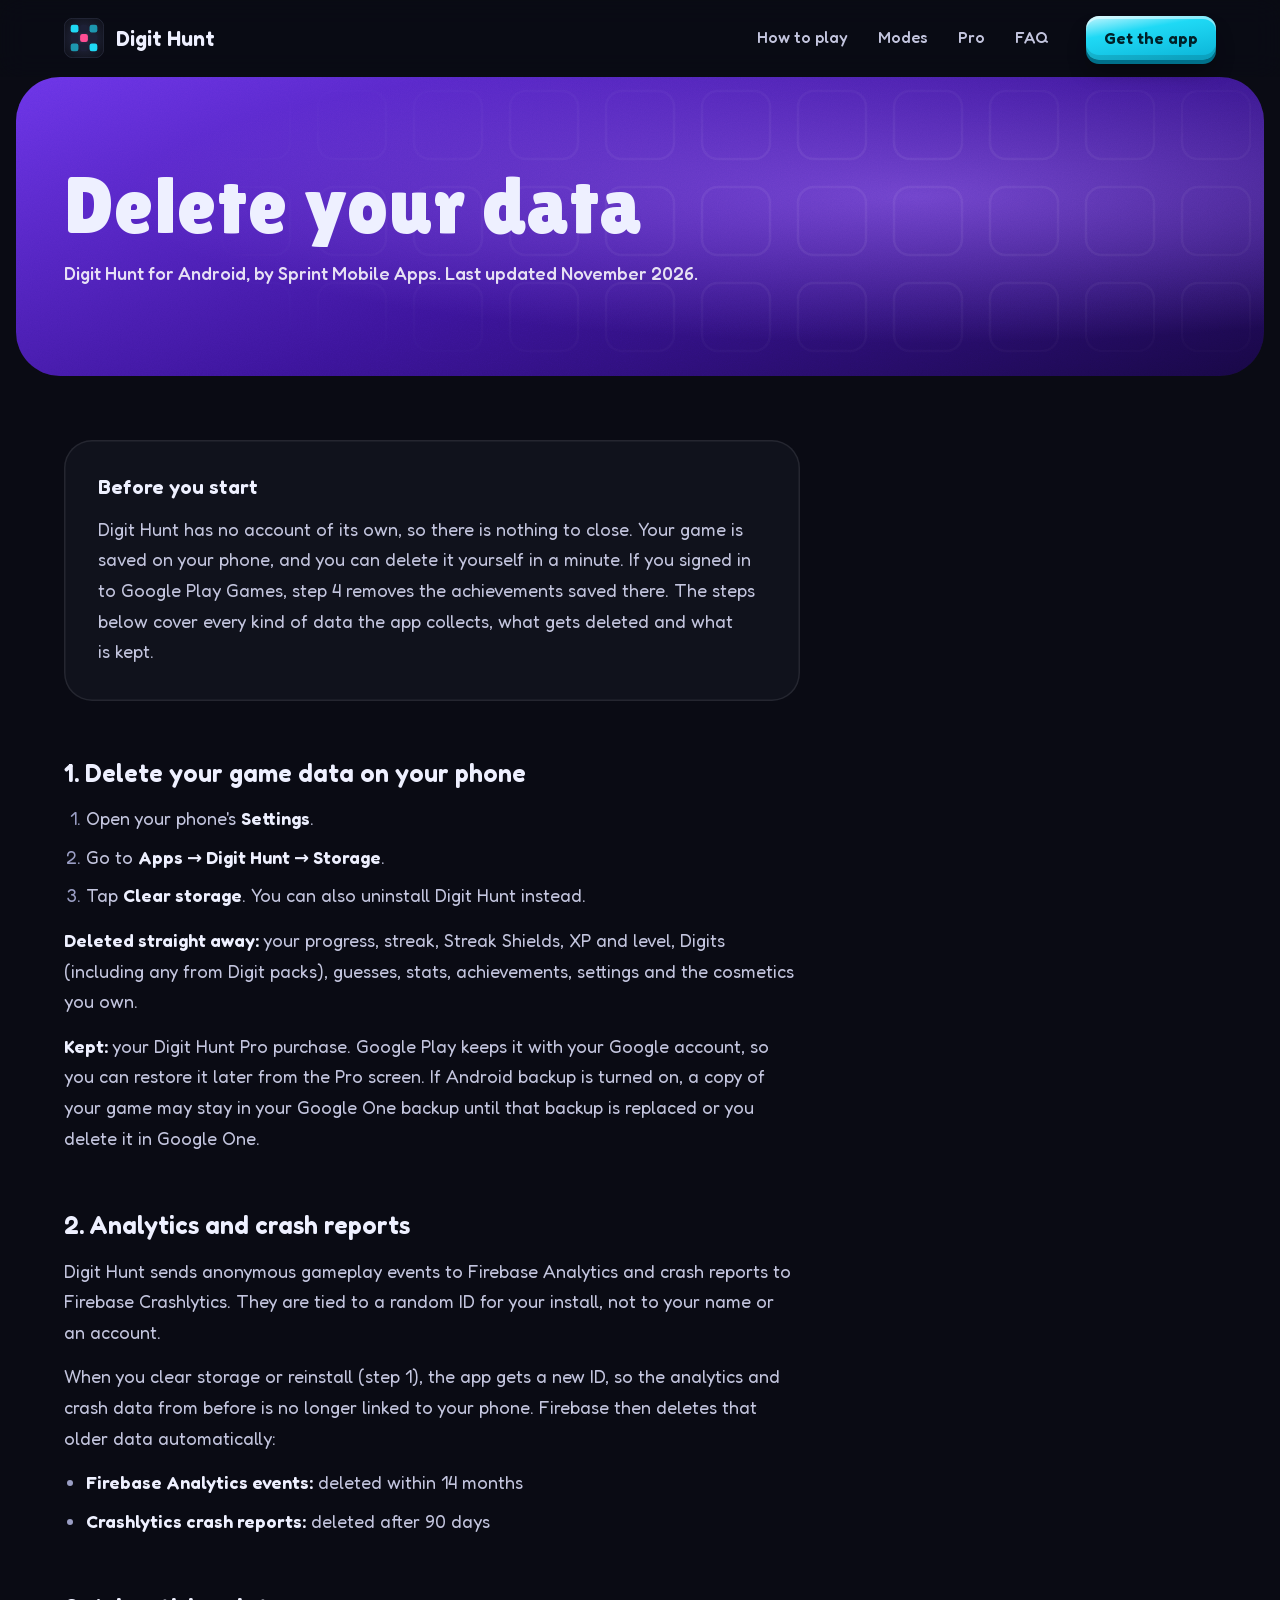
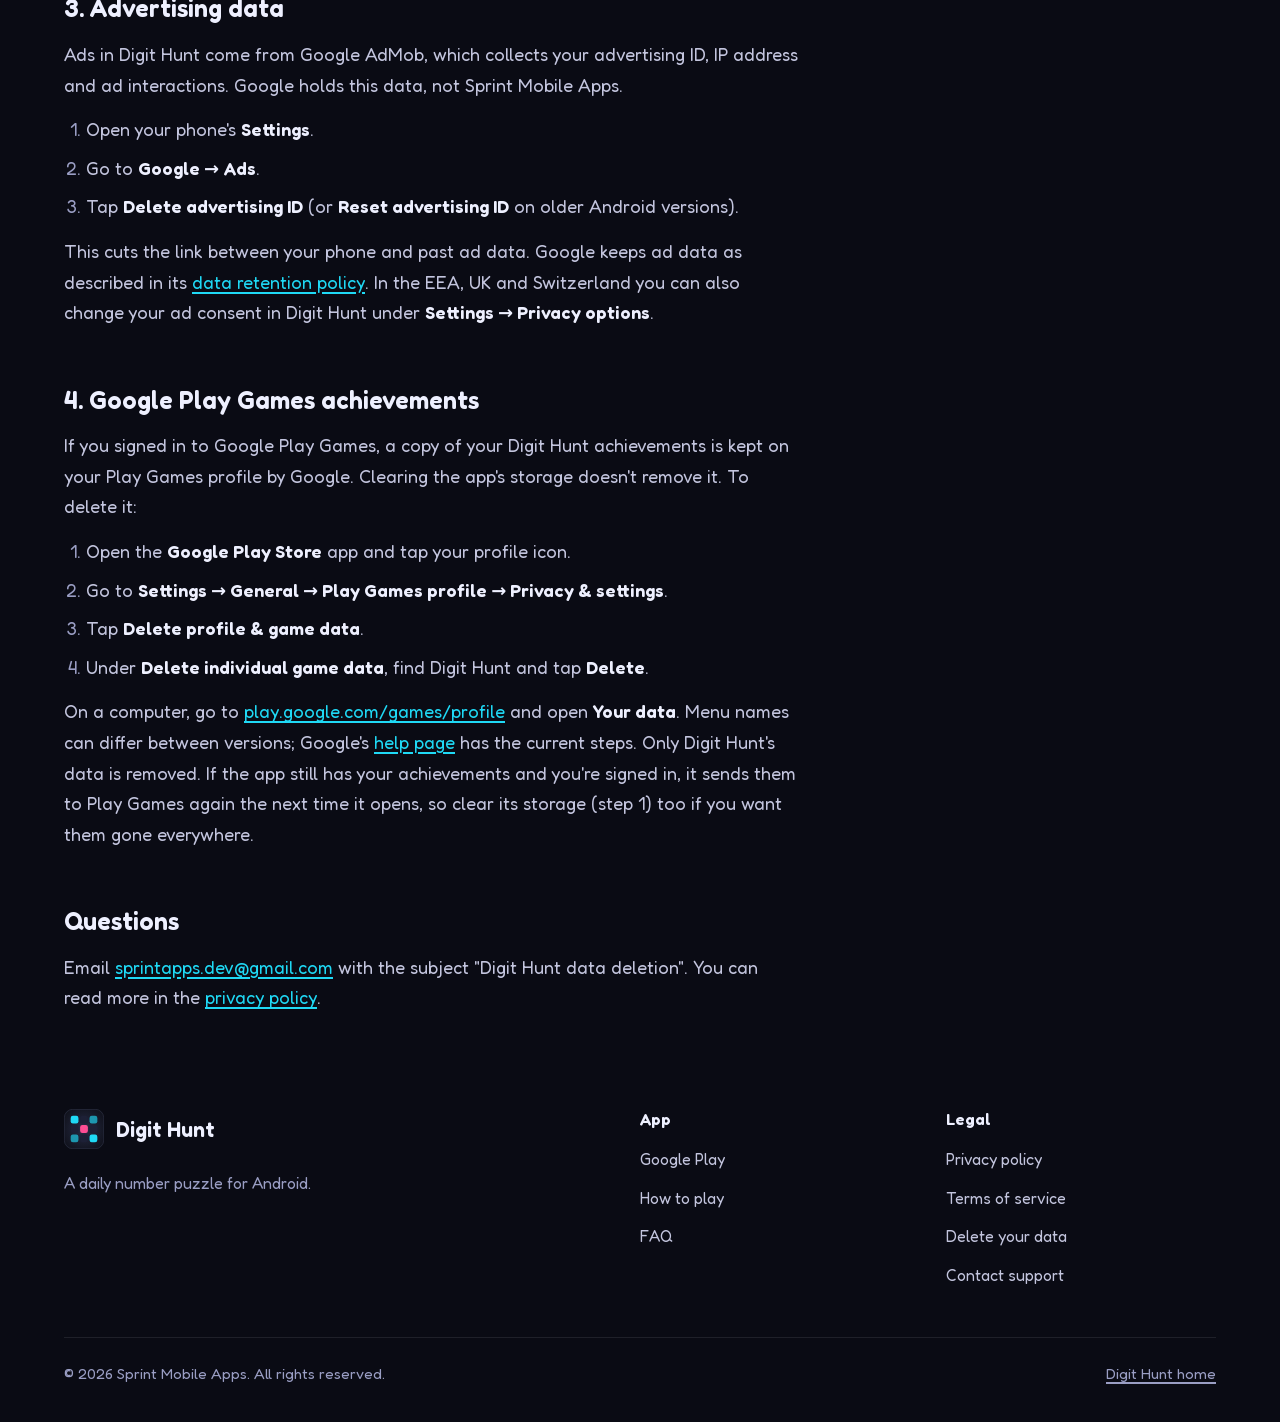
<file: delete-data.html>
<!DOCTYPE html>
<html lang="en">
<head>
  <meta charset="UTF-8">
  <meta name="viewport" content="width=device-width, initial-scale=1.0">

  <title>Delete Your Data: Digit Hunt</title>
  <meta name="description" content="How to delete your Digit Hunt data: game data on your phone, analytics and crash reports, and advertising data. What is deleted, what is kept and for how long.">
  <meta name="robots" content="index, follow">
  <meta name="theme-color" content="#0A0B14">
  <link rel="canonical" href="https://sprintmobileapps.github.io/digithunt-website/delete-data.html">

  <!-- Favicon: the 3×3 cipher tile mark from ic_launcher_foreground.xml -->
  <link rel="icon" href="data:image/svg+xml,<svg xmlns='http://www.w3.org/2000/svg' viewBox='0 0 72 72'><rect width='72' height='72' rx='16' fill='%23141626'/><rect x='12' y='12' width='14' height='14' rx='4' fill='%231FD9F5'/><rect x='29' y='12' width='14' height='14' rx='4' fill='%23272B45'/><rect x='46' y='12' width='14' height='14' rx='4' fill='%231FD9F5' fill-opacity='.65'/><rect x='12' y='29' width='14' height='14' rx='4' fill='%23272B45'/><rect x='29' y='29' width='14' height='14' rx='4' fill='%23FF4D94'/><rect x='46' y='29' width='14' height='14' rx='4' fill='%23272B45'/><rect x='12' y='46' width='14' height='14' rx='4' fill='%231FD9F5' fill-opacity='.65'/><rect x='29' y='46' width='14' height='14' rx='4' fill='%23272B45'/><rect x='46' y='46' width='14' height='14' rx='4' fill='%231FD9F5'/></svg>" type="image/svg+xml">
  <link rel="apple-touch-icon" href="assets/icon-512.png">

  <link rel="preload" href="assets/fonts/lilita-one.woff2" as="font" type="font/woff2" crossorigin>
  <link rel="preload" href="assets/fonts/fredoka.woff2" as="font" type="font/woff2" crossorigin>

  <link rel="stylesheet" href="assets/style.css">
</head>

<body>
  <a class="skip-link" href="#main">Skip to content</a>

  <!-- Logo sprite (same as index.html) -->
  <svg class="sprite" aria-hidden="true" focusable="false">
    <defs>
      <radialGradient id="logo-bg" cx="50%" cy="50%" r="83%">
        <stop offset="0" stop-color="#272B45"/>
        <stop offset="1" stop-color="#08090D"/>
      </radialGradient>
      <symbol id="logo-cells" viewBox="0 0 72 72">
        <rect x="12" y="12" width="14" height="14" rx="4" fill="#1FD9F5"/>
        <rect x="29" y="12" width="14" height="14" rx="4" fill="#1D2036"/>
        <rect x="46" y="12" width="14" height="14" rx="4" fill="#1FD9F5" fill-opacity=".65"/>
        <rect x="12" y="29" width="14" height="14" rx="4" fill="#1D2036"/>
        <rect x="29" y="29" width="14" height="14" rx="4" fill="#FF4D94"/>
        <rect x="46" y="29" width="14" height="14" rx="4" fill="#1D2036"/>
        <rect x="12" y="46" width="14" height="14" rx="4" fill="#1FD9F5" fill-opacity=".65"/>
        <rect x="29" y="46" width="14" height="14" rx="4" fill="#1D2036"/>
        <rect x="46" y="46" width="14" height="14" rx="4" fill="#1FD9F5"/>
      </symbol>
      <symbol id="logo" viewBox="0 0 72 72">
        <rect width="72" height="72" rx="16" fill="url(#logo-bg)"/>
        <rect x=".5" y=".5" width="71" height="71" rx="15.5" fill="none" stroke="#34374C"/>
        <use href="#logo-cells"/>
      </symbol>
    </defs>
  </svg>

  <!-- Navigation -->
  <header class="nav" id="nav">
    <nav class="container nav-inner" aria-label="Main">
      <a href="index.html" class="brand" aria-label="Digit Hunt home">
        <svg aria-hidden="true"><use href="#logo"/></svg>
        <span>Digit Hunt</span>
      </a>
      <div class="nav-links">
        <a href="index.html#how-to-play">How to play</a>
        <a href="index.html#modes">Modes</a>
        <a href="index.html#pro">Pro</a>
        <a href="index.html#faq">FAQ</a>
      </div>
      <a class="btn btn-sm k-cyan" href="https://play.google.com/store/apps/details?id=com.sprintapps.digithunt" target="_blank" rel="noopener noreferrer">Get the app</a>
    </nav>
  </header>

  <main id="main">
    <section class="stage policy-hero">
      <div class="container">
        <h1>Delete your data</h1>
        <p class="policy-meta">Digit Hunt for Android, by Sprint Mobile Apps. Last updated November 2026.</p>
      </div>
    </section>

    <div class="container">
      <article class="policy">

        <div class="panel policy-summary">
          <h2>Before you start</h2>
          <p>Digit Hunt has no account of its own, so there is nothing to close. Your game is saved on your phone, and you can delete it yourself in a minute. If you signed in to Google Play Games, step 4 removes the achievements saved there. The steps below cover every kind of data the app collects, what gets deleted and what is kept.</p>
        </div>

        <h2 id="device">1. Delete your game data on your phone</h2>
        <ol>
          <li>Open your phone's <strong>Settings</strong>.</li>
          <li>Go to <strong>Apps → Digit Hunt → Storage</strong>.</li>
          <li>Tap <strong>Clear storage</strong>. You can also uninstall Digit Hunt instead.</li>
        </ol>
        <p><strong>Deleted straight away:</strong> your progress, streak, Streak Shields, XP and level, Digits (including any from Digit packs), guesses, stats, achievements, settings and the cosmetics you own.</p>
        <p><strong>Kept:</strong> your Digit Hunt Pro purchase. Google Play keeps it with your Google account, so you can restore it later from the Pro screen. If Android backup is turned on, a copy of your game may stay in your Google One backup until that backup is replaced or you delete it in Google One.</p>

        <h2 id="analytics">2. Analytics and crash reports</h2>
        <p>Digit Hunt sends anonymous gameplay events to Firebase Analytics and crash reports to Firebase Crashlytics. They are tied to a random ID for your install, not to your name or an account.</p>
        <p>When you clear storage or reinstall (step 1), the app gets a new ID, so the analytics and crash data from before is no longer linked to your phone. Firebase then deletes that older data automatically:</p>
        <ul>
          <li><strong>Firebase Analytics events:</strong> deleted within 14 months</li>
          <li><strong>Crashlytics crash reports:</strong> deleted after 90 days</li>
        </ul>

        <h2 id="ads">3. Advertising data</h2>
        <p>Ads in Digit Hunt come from Google AdMob, which collects your advertising ID, IP address and ad interactions. Google holds this data, not Sprint Mobile Apps.</p>
        <ol>
          <li>Open your phone's <strong>Settings</strong>.</li>
          <li>Go to <strong>Google → Ads</strong>.</li>
          <li>Tap <strong>Delete advertising ID</strong> (or <strong>Reset advertising ID</strong> on older Android versions).</li>
        </ol>
        <p>This cuts the link between your phone and past ad data. Google keeps ad data as described in its <a href="https://policies.google.com/technologies/retention" target="_blank" rel="noopener noreferrer">data retention policy</a>. In the EEA, UK and Switzerland you can also change your ad consent in Digit Hunt under <strong>Settings → Privacy options</strong>.</p>

        <h2 id="play-games">4. Google Play Games achievements</h2>
        <p>If you signed in to Google Play Games, a copy of your Digit Hunt achievements is kept on your Play Games profile by Google. Clearing the app's storage doesn't remove it. To delete it:</p>
        <ol>
          <li>Open the <strong>Google Play Store</strong> app and tap your profile icon.</li>
          <li>Go to <strong>Settings → General → Play Games profile → Privacy &amp; settings</strong>.</li>
          <li>Tap <strong>Delete profile &amp; game data</strong>.</li>
          <li>Under <strong>Delete individual game data</strong>, find Digit Hunt and tap <strong>Delete</strong>.</li>
        </ol>
        <p>On a computer, go to <a href="https://play.google.com/games/profile" target="_blank" rel="noopener noreferrer">play.google.com/games/profile</a> and open <strong>Your data</strong>. Menu names can differ between versions; Google's <a href="https://support.google.com/googleplay/answer/9130646" target="_blank" rel="noopener noreferrer">help page</a> has the current steps. Only Digit Hunt's data is removed. If the app still has your achievements and you're signed in, it sends them to Play Games again the next time it opens, so clear its storage (step 1) too if you want them gone everywhere.</p>

        <h2 id="contact">Questions</h2>
        <p>Email <a href="mailto:sprintapps.dev@gmail.com?subject=Digit%20Hunt%20data%20deletion">sprintapps.dev@gmail.com</a> with the subject "Digit Hunt data deletion". You can read more in the <a href="privacy-policy.html">privacy policy</a>.</p>

      </article>
    </div>
  </main>

  <!-- Footer -->
  <footer class="footer">
    <div class="container">
      <div class="footer-grid">
        <div>
          <a href="index.html" class="brand" aria-label="Digit Hunt home">
            <svg aria-hidden="true"><use href="#logo"/></svg>
            <span>Digit Hunt</span>
          </a>
          <p class="footer-about">A daily number puzzle for Android.</p>
        </div>
        <div>
          <h2 class="footer-heading">App</h2>
          <ul>
            <li><a href="https://play.google.com/store/apps/details?id=com.sprintapps.digithunt" target="_blank" rel="noopener noreferrer">Google Play</a></li>
            <li><a href="index.html#how-to-play">How to play</a></li>
            <li><a href="index.html#faq">FAQ</a></li>
          </ul>
        </div>
        <div>
          <h2 class="footer-heading">Legal</h2>
          <ul>
            <li><a href="privacy-policy.html">Privacy policy</a></li>
            <li><a href="terms-of-service.html">Terms of service</a></li>
            <li><a href="delete-data.html" aria-current="page">Delete your data</a></li>
            <li><a href="mailto:sprintapps.dev@gmail.com?subject=Digit%20Hunt%20support">Contact support</a></li>
          </ul>
        </div>
      </div>
      <div class="footer-bottom">
        <p>&copy; <span data-year>2026</span> Sprint Mobile Apps. All rights reserved.</p>
        <a href="index.html">Digit Hunt home</a>
      </div>
    </div>
  </footer>

  <script src="assets/main.js"></script>
</body>
</html>
</file>
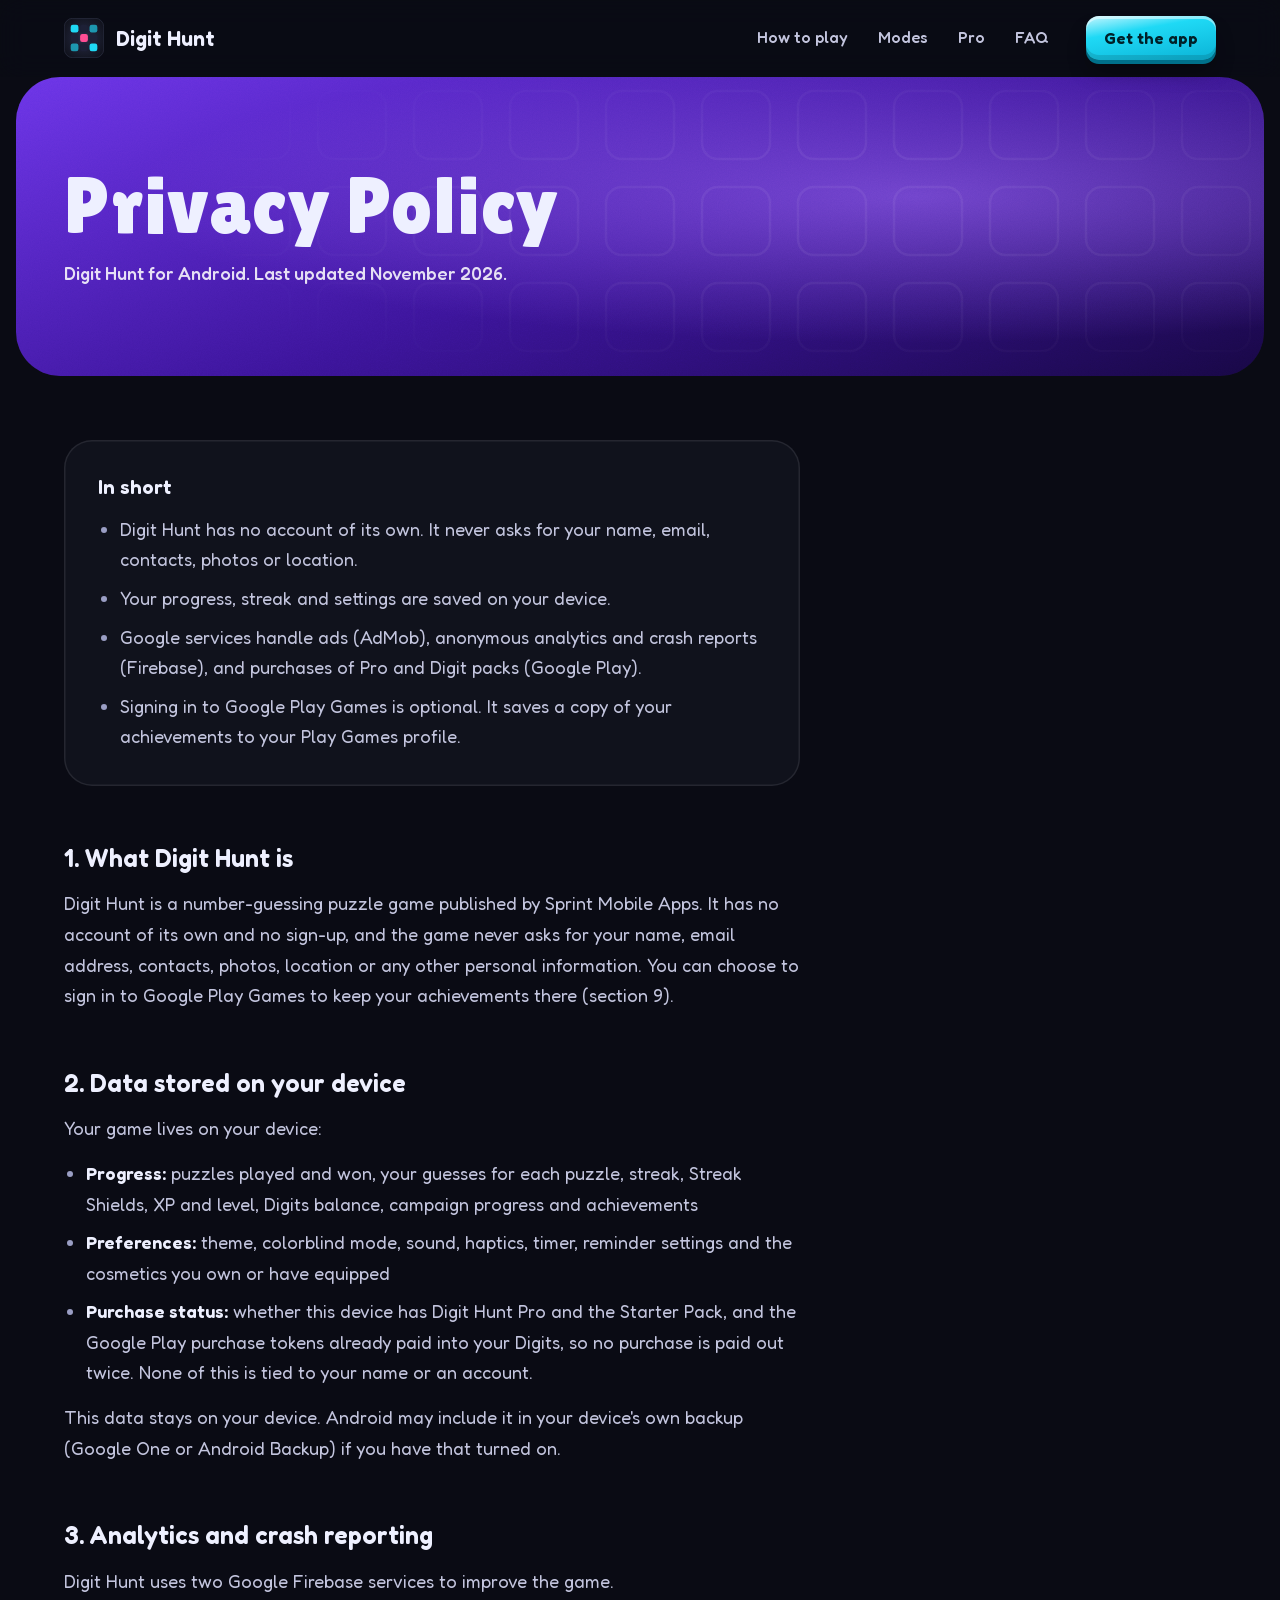
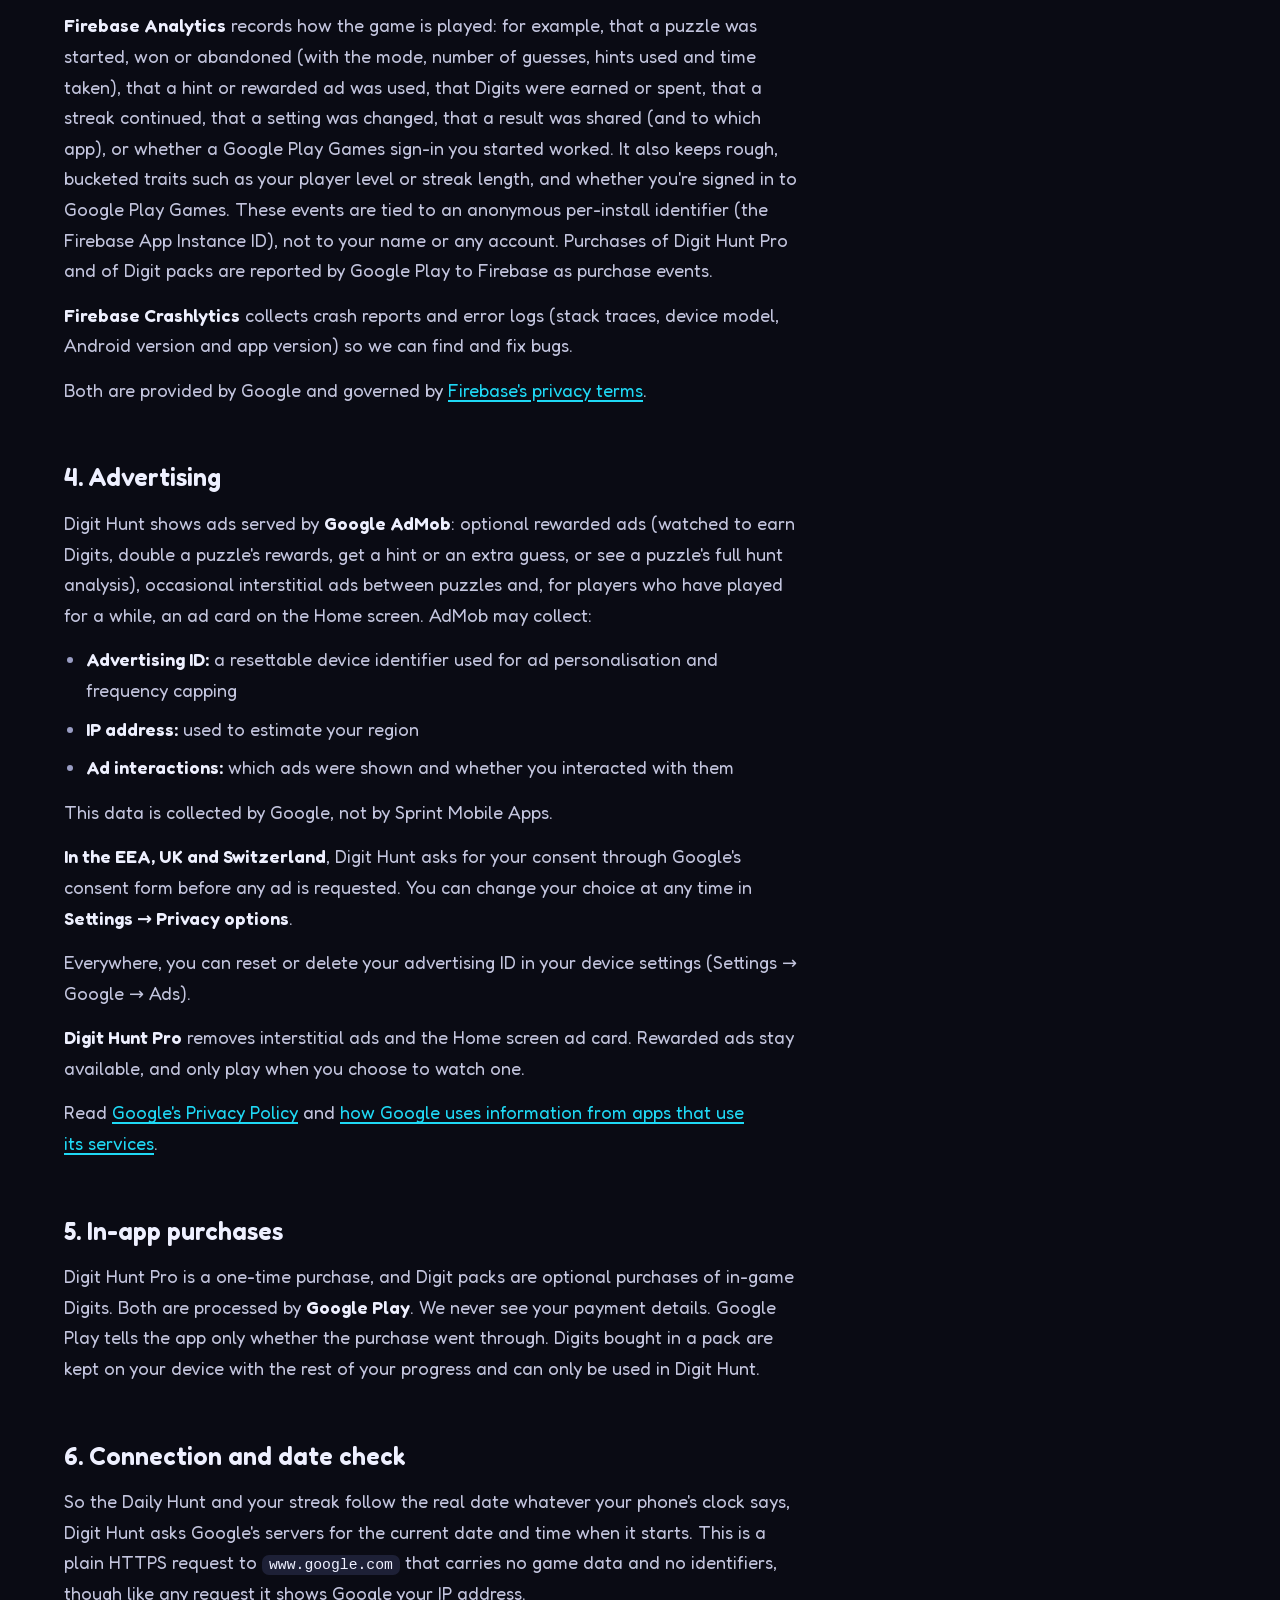
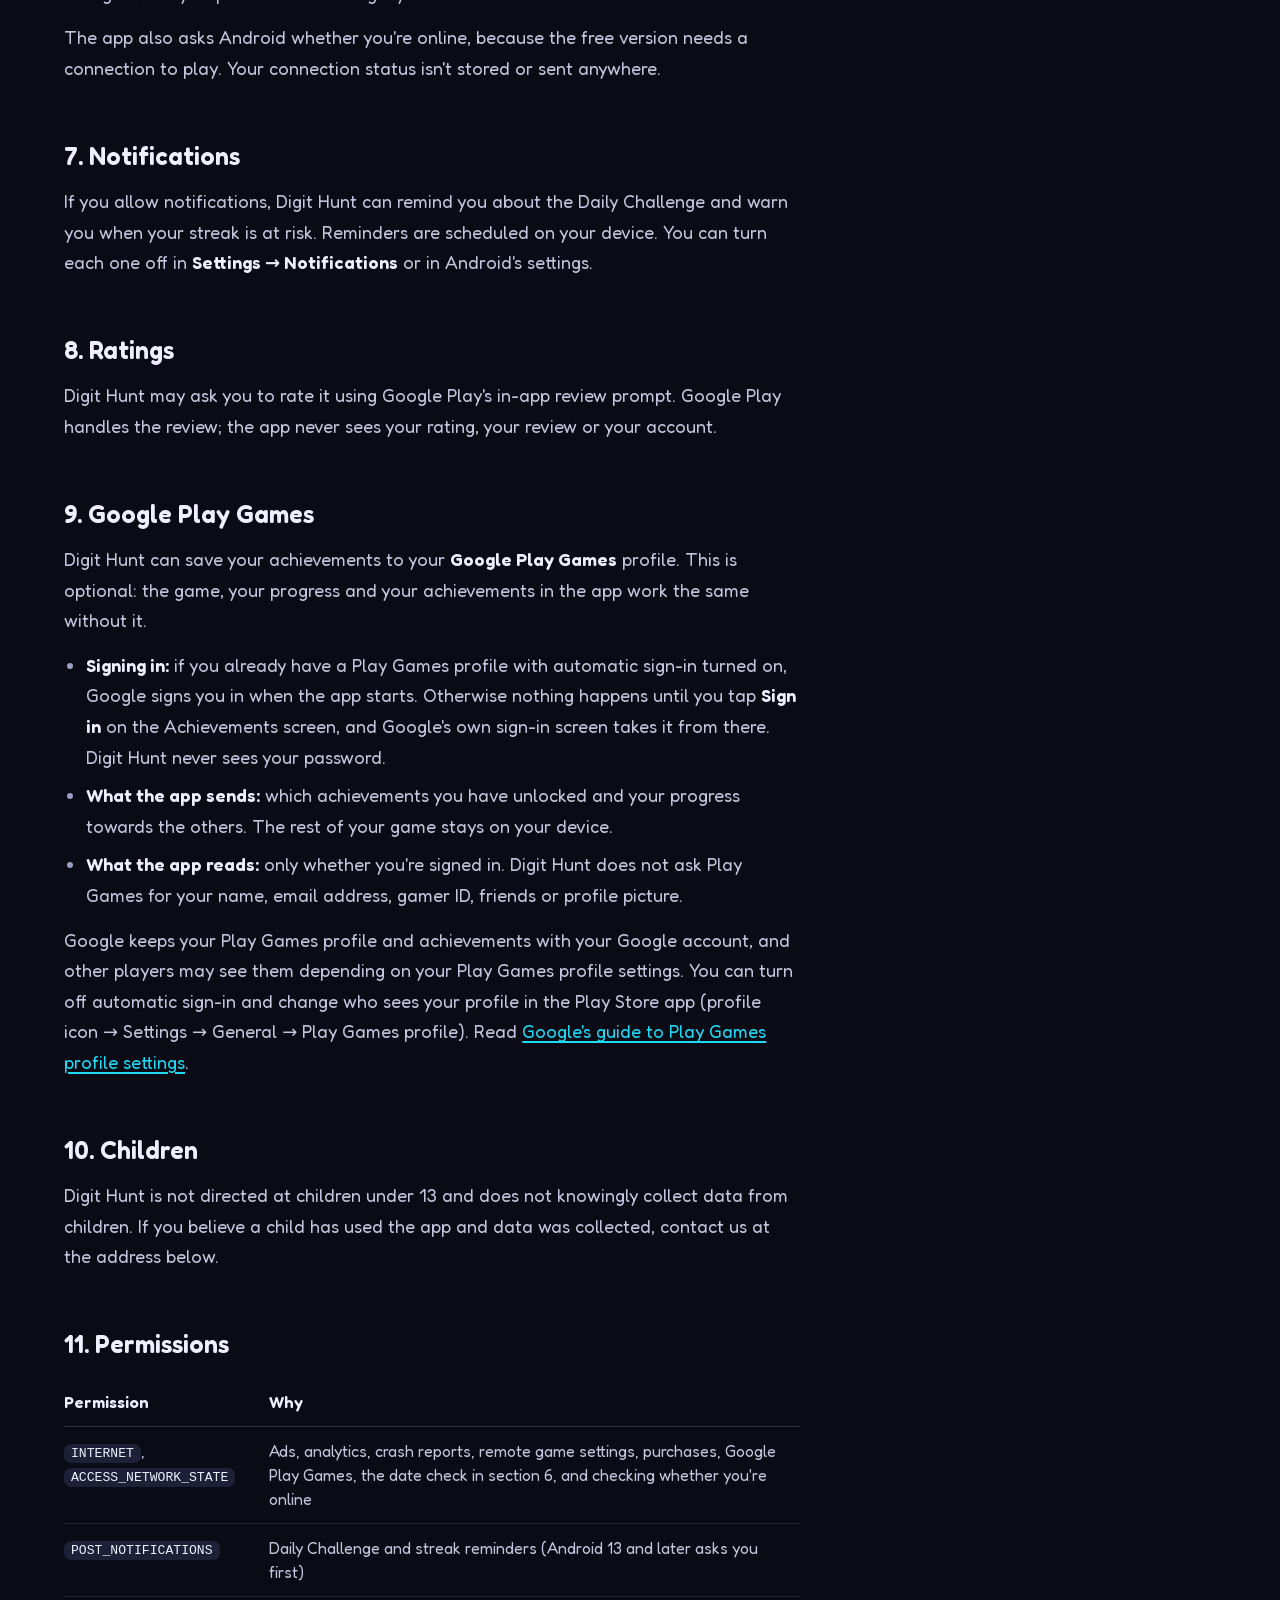
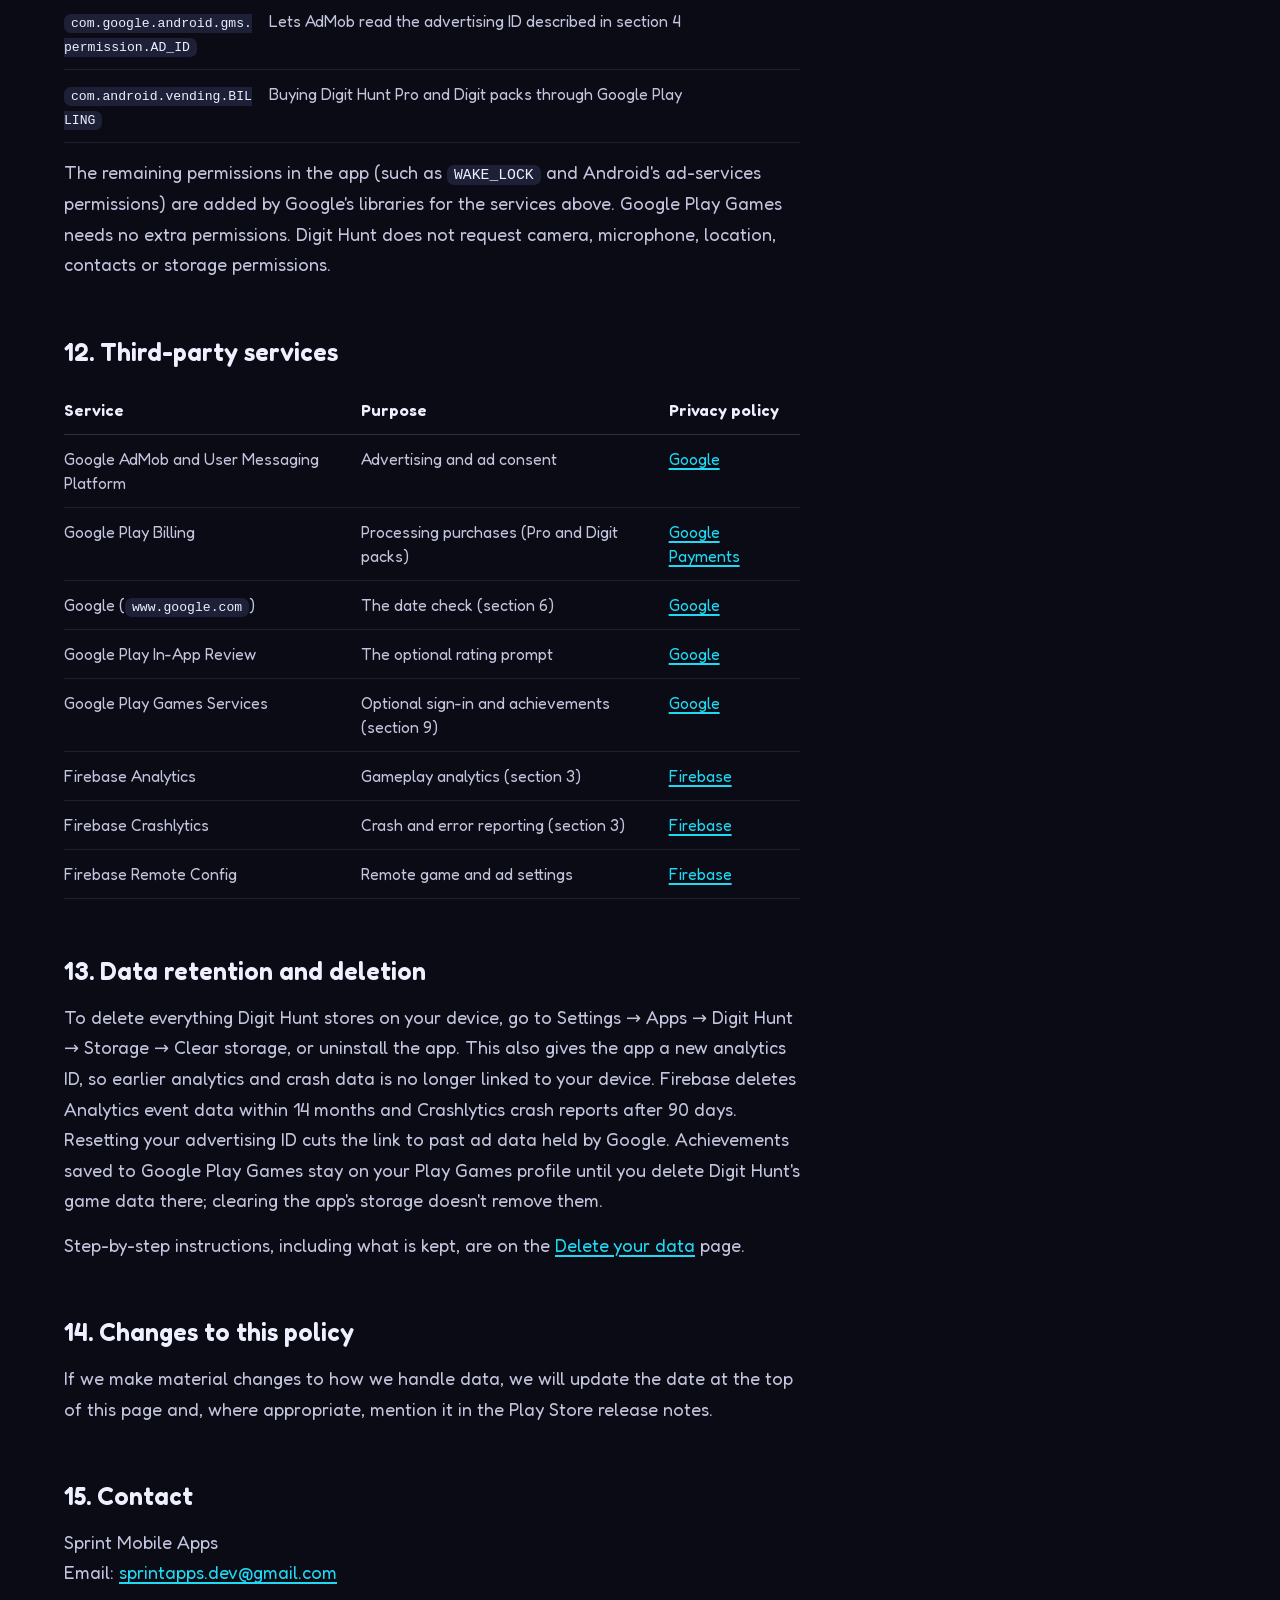
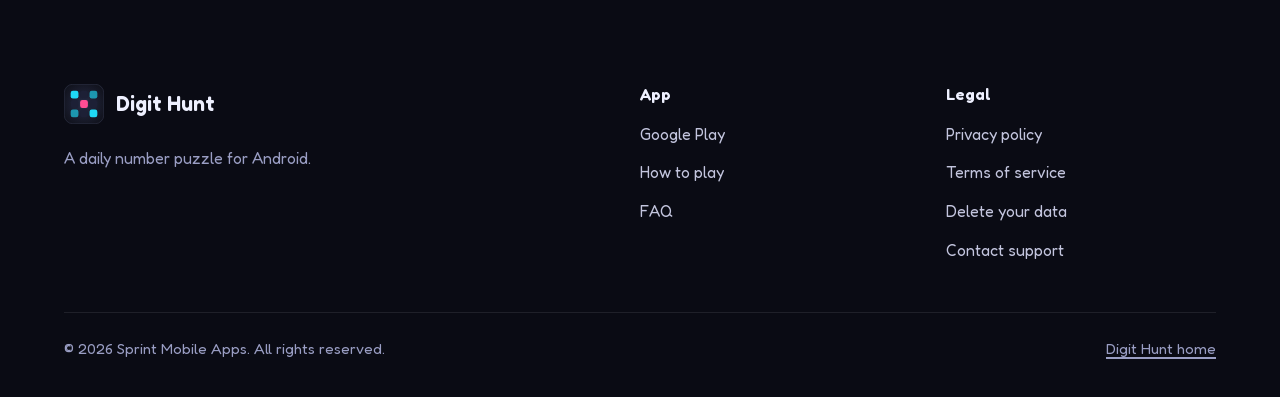
<file: privacy-policy.html>
<!DOCTYPE html>
<html lang="en">
<head>
  <meta charset="UTF-8">
  <meta name="viewport" content="width=device-width, initial-scale=1.0">

  <title>Privacy Policy: Digit Hunt</title>
  <meta name="description" content="Digit Hunt privacy policy. What stays on your device, what Google's ad, analytics, billing and Play Games services collect, and the choices you have.">
  <meta name="robots" content="index, follow">
  <meta name="theme-color" content="#0A0B14">
  <link rel="canonical" href="https://sprintmobileapps.github.io/digithunt-website/privacy-policy.html">

  <!-- Open Graph -->
  <meta property="og:type"        content="website">
  <meta property="og:url"         content="https://sprintmobileapps.github.io/digithunt-website/privacy-policy.html">
  <meta property="og:title"       content="Privacy Policy: Digit Hunt">
  <meta property="og:description" content="No sign-up. Your game stays on your device. Read what AdMob, Firebase, Google Play and Play Games collect.">
  <meta property="og:image"       content="https://sprintmobileapps.github.io/digithunt-website/assets/og-image.png">

  <!-- Favicon: the 3×3 cipher tile mark from ic_launcher_foreground.xml -->
  <link rel="icon" href="data:image/svg+xml,<svg xmlns='http://www.w3.org/2000/svg' viewBox='0 0 72 72'><rect width='72' height='72' rx='16' fill='%23141626'/><rect x='12' y='12' width='14' height='14' rx='4' fill='%231FD9F5'/><rect x='29' y='12' width='14' height='14' rx='4' fill='%23272B45'/><rect x='46' y='12' width='14' height='14' rx='4' fill='%231FD9F5' fill-opacity='.65'/><rect x='12' y='29' width='14' height='14' rx='4' fill='%23272B45'/><rect x='29' y='29' width='14' height='14' rx='4' fill='%23FF4D94'/><rect x='46' y='29' width='14' height='14' rx='4' fill='%23272B45'/><rect x='12' y='46' width='14' height='14' rx='4' fill='%231FD9F5' fill-opacity='.65'/><rect x='29' y='46' width='14' height='14' rx='4' fill='%23272B45'/><rect x='46' y='46' width='14' height='14' rx='4' fill='%231FD9F5'/></svg>" type="image/svg+xml">
  <link rel="apple-touch-icon" href="assets/icon-512.png">

  <link rel="preload" href="assets/fonts/lilita-one.woff2" as="font" type="font/woff2" crossorigin>
  <link rel="preload" href="assets/fonts/fredoka.woff2" as="font" type="font/woff2" crossorigin>

  <link rel="stylesheet" href="assets/style.css">

  <!-- In-app mode: the Digit Hunt app opens this page with ?embed=app under its own title bar.
       Set before the body renders so the site's nav and footer never flash (see main.js). -->
  <script>
    if (new URLSearchParams(location.search).get('embed') === 'app') {
      document.documentElement.classList.add('embedded');
    }
  </script>
</head>

<body>
  <a class="skip-link" href="#main">Skip to content</a>

  <!-- Logo sprite (same as index.html) -->
  <svg class="sprite" aria-hidden="true" focusable="false">
    <defs>
      <radialGradient id="logo-bg" cx="50%" cy="50%" r="83%">
        <stop offset="0" stop-color="#272B45"/>
        <stop offset="1" stop-color="#08090D"/>
      </radialGradient>
      <symbol id="logo-cells" viewBox="0 0 72 72">
        <rect x="12" y="12" width="14" height="14" rx="4" fill="#1FD9F5"/>
        <rect x="29" y="12" width="14" height="14" rx="4" fill="#1D2036"/>
        <rect x="46" y="12" width="14" height="14" rx="4" fill="#1FD9F5" fill-opacity=".65"/>
        <rect x="12" y="29" width="14" height="14" rx="4" fill="#1D2036"/>
        <rect x="29" y="29" width="14" height="14" rx="4" fill="#FF4D94"/>
        <rect x="46" y="29" width="14" height="14" rx="4" fill="#1D2036"/>
        <rect x="12" y="46" width="14" height="14" rx="4" fill="#1FD9F5" fill-opacity=".65"/>
        <rect x="29" y="46" width="14" height="14" rx="4" fill="#1D2036"/>
        <rect x="46" y="46" width="14" height="14" rx="4" fill="#1FD9F5"/>
      </symbol>
      <symbol id="logo" viewBox="0 0 72 72">
        <rect width="72" height="72" rx="16" fill="url(#logo-bg)"/>
        <rect x=".5" y=".5" width="71" height="71" rx="15.5" fill="none" stroke="#34374C"/>
        <use href="#logo-cells"/>
      </symbol>
    </defs>
  </svg>

  <!-- Navigation -->
  <header class="nav" id="nav">
    <nav class="container nav-inner" aria-label="Main">
      <a href="index.html" class="brand" aria-label="Digit Hunt home">
        <svg aria-hidden="true"><use href="#logo"/></svg>
        <span>Digit Hunt</span>
      </a>
      <div class="nav-links">
        <a href="index.html#how-to-play">How to play</a>
        <a href="index.html#modes">Modes</a>
        <a href="index.html#pro">Pro</a>
        <a href="index.html#faq">FAQ</a>
      </div>
      <a class="btn btn-sm k-cyan" href="https://play.google.com/store/apps/details?id=com.sprintapps.digithunt" target="_blank" rel="noopener noreferrer">Get the app</a>
    </nav>
  </header>

  <main id="main">
    <section class="stage policy-hero">
      <div class="container">
        <h1>Privacy Policy</h1>
        <p class="policy-meta">Digit Hunt for Android. Last updated November 2026.</p>
      </div>
    </section>

    <div class="container">
      <article class="policy">

        <div class="panel policy-summary">
          <h2>In short</h2>
          <ul>
            <li>Digit Hunt has no account of its own. It never asks for your name, email, contacts, photos or location.</li>
            <li>Your progress, streak and settings are saved on your device.</li>
            <li>Google services handle ads (AdMob), anonymous analytics and crash reports (Firebase), and purchases of Pro and Digit packs (Google Play).</li>
            <li>Signing in to Google Play Games is optional. It saves a copy of your achievements to your Play Games profile.</li>
          </ul>
        </div>

        <h2 id="what">1. What Digit Hunt is</h2>
        <p>Digit Hunt is a number-guessing puzzle game published by Sprint Mobile Apps. It has no account of its own and no sign-up, and the game never asks for your name, email address, contacts, photos, location or any other personal information. You can choose to sign in to Google Play Games to keep your achievements there (section 9).</p>

        <h2 id="device">2. Data stored on your device</h2>
        <p>Your game lives on your device:</p>
        <ul>
          <li><strong>Progress:</strong> puzzles played and won, your guesses for each puzzle, streak, Streak Shields, XP and level, Digits balance, campaign progress and achievements</li>
          <li><strong>Preferences:</strong> theme, colorblind mode, sound, haptics, timer, reminder settings and the cosmetics you own or have equipped</li>
          <li><strong>Purchase status:</strong> whether this device has Digit Hunt Pro and the Starter Pack, and the Google Play purchase tokens already paid into your Digits, so no purchase is paid out twice. None of this is tied to your name or an account.</li>
        </ul>
        <p>This data stays on your device. Android may include it in your device's own backup (Google One or Android Backup) if you have that turned on.</p>

        <h2 id="analytics">3. Analytics and crash reporting</h2>
        <p>Digit Hunt uses two Google Firebase services to improve the game.</p>
        <p><strong>Firebase Analytics</strong> records how the game is played: for example, that a puzzle was started, won or abandoned (with the mode, number of guesses, hints used and time taken), that a hint or rewarded ad was used, that Digits were earned or spent, that a streak continued, that a setting was changed, that a result was shared (and to which app), or whether a Google Play Games sign-in you started worked. It also keeps rough, bucketed traits such as your player level or streak length, and whether you're signed in to Google Play Games. These events are tied to an anonymous per-install identifier (the Firebase App Instance ID), not to your name or any account. Purchases of Digit Hunt Pro and of Digit packs are reported by Google Play to Firebase as purchase events.</p>
        <p><strong>Firebase Crashlytics</strong> collects crash reports and error logs (stack traces, device model, Android version and app version) so we can find and fix bugs.</p>
        <p>Both are provided by Google and governed by <a href="https://firebase.google.com/support/privacy" target="_blank" rel="noopener noreferrer">Firebase's privacy terms</a>.</p>

        <h2 id="ads">4. Advertising</h2>
        <p>Digit Hunt shows ads served by <strong>Google AdMob</strong>: optional rewarded ads (watched to earn Digits, double a puzzle's rewards, get a hint or an extra guess, or see a puzzle's full hunt analysis), occasional interstitial ads between puzzles and, for players who have played for a while, an ad card on the Home screen. AdMob may collect:</p>
        <ul>
          <li><strong>Advertising ID:</strong> a resettable device identifier used for ad personalisation and frequency capping</li>
          <li><strong>IP address:</strong> used to estimate your region</li>
          <li><strong>Ad interactions:</strong> which ads were shown and whether you interacted with them</li>
        </ul>
        <p>This data is collected by Google, not by Sprint Mobile Apps.</p>
        <p><strong>In the EEA, UK and Switzerland</strong>, Digit Hunt asks for your consent through Google's consent form before any ad is requested. You can change your choice at any time in <strong>Settings → Privacy options</strong>.</p>
        <p>Everywhere, you can reset or delete your advertising ID in your device settings (<em>Settings → Google → Ads</em>).</p>
        <p><strong>Digit Hunt Pro</strong> removes interstitial ads and the Home screen ad card. Rewarded ads stay available, and only play when you choose to watch one.</p>
        <p>Read <a href="https://policies.google.com/privacy" target="_blank" rel="noopener noreferrer">Google's Privacy Policy</a> and <a href="https://policies.google.com/technologies/partner-sites" target="_blank" rel="noopener noreferrer">how Google uses information from apps that use its services</a>.</p>

        <h2 id="purchases">5. In-app purchases</h2>
        <p>Digit Hunt Pro is a one-time purchase, and Digit packs are optional purchases of in-game Digits. Both are processed by <strong>Google Play</strong>. We never see your payment details. Google Play tells the app only whether the purchase went through. Digits bought in a pack are kept on your device with the rest of your progress and can only be used in Digit Hunt.</p>

        <h2 id="connection">6. Connection and date check</h2>
        <p>So the Daily Hunt and your streak follow the real date whatever your phone's clock says, Digit Hunt asks Google's servers for the current date and time when it starts. This is a plain HTTPS request to <code>www.google.com</code> that carries no game data and no identifiers, though like any request it shows Google your IP address.</p>
        <p>The app also asks Android whether you're online, because the free version needs a connection to play. Your connection status isn't stored or sent anywhere.</p>

        <h2 id="notifications">7. Notifications</h2>
        <p>If you allow notifications, Digit Hunt can remind you about the Daily Challenge and warn you when your streak is at risk. Reminders are scheduled on your device. You can turn each one off in <strong>Settings → Notifications</strong> or in Android's settings.</p>

        <h2 id="ratings">8. Ratings</h2>
        <p>Digit Hunt may ask you to rate it using Google Play's in-app review prompt. Google Play handles the review; the app never sees your rating, your review or your account.</p>

        <h2 id="play-games">9. Google Play Games</h2>
        <p>Digit Hunt can save your achievements to your <strong>Google Play Games</strong> profile. This is optional: the game, your progress and your achievements in the app work the same without it.</p>
        <ul>
          <li><strong>Signing in:</strong> if you already have a Play Games profile with automatic sign-in turned on, Google signs you in when the app starts. Otherwise nothing happens until you tap <strong>Sign in</strong> on the Achievements screen, and Google's own sign-in screen takes it from there. Digit Hunt never sees your password.</li>
          <li><strong>What the app sends:</strong> which achievements you have unlocked and your progress towards the others. The rest of your game stays on your device.</li>
          <li><strong>What the app reads:</strong> only whether you're signed in. Digit Hunt does not ask Play Games for your name, email address, gamer ID, friends or profile picture.</li>
        </ul>
        <p>Google keeps your Play Games profile and achievements with your Google account, and other players may see them depending on your Play Games profile settings. You can turn off automatic sign-in and change who sees your profile in the Play Store app (<em>profile icon → Settings → General → Play Games profile</em>). Read <a href="https://support.google.com/googleplay/answer/3129346" target="_blank" rel="noopener noreferrer">Google's guide to Play Games profile settings</a>.</p>

        <h2 id="children">10. Children</h2>
        <p>Digit Hunt is not directed at children under 13 and does not knowingly collect data from children. If you believe a child has used the app and data was collected, contact us at the address below.</p>

        <h2 id="permissions">11. Permissions</h2>
        <div class="table-wrap">
          <table>
            <thead>
              <tr><th scope="col">Permission</th><th scope="col">Why</th></tr>
            </thead>
            <tbody>
              <tr><td><code>INTERNET</code>, <code>ACCESS_NETWORK_STATE</code></td><td>Ads, analytics, crash reports, remote game settings, purchases, Google Play Games, the date check in section 6, and checking whether you're online</td></tr>
              <tr><td><code>POST_NOTIFICATIONS</code></td><td>Daily Challenge and streak reminders (Android 13 and later asks you first)</td></tr>
              <tr><td><code>com.google.android.gms.permission.AD_ID</code></td><td>Lets AdMob read the advertising ID described in section 4</td></tr>
              <tr><td><code>com.android.vending.BILLING</code></td><td>Buying Digit Hunt Pro and Digit packs through Google Play</td></tr>
            </tbody>
          </table>
        </div>
        <p>The remaining permissions in the app (such as <code>WAKE_LOCK</code> and Android's ad-services permissions) are added by Google's libraries for the services above. Google Play Games needs no extra permissions. Digit Hunt does not request camera, microphone, location, contacts or storage permissions.</p>

        <h2 id="services">12. Third-party services</h2>
        <div class="table-wrap">
          <table>
            <thead>
              <tr><th scope="col">Service</th><th scope="col">Purpose</th><th scope="col">Privacy policy</th></tr>
            </thead>
            <tbody>
              <tr><td>Google AdMob and User Messaging Platform</td><td>Advertising and ad consent</td><td><a href="https://policies.google.com/privacy" target="_blank" rel="noopener noreferrer">Google</a></td></tr>
              <tr><td>Google Play Billing</td><td>Processing purchases (Pro and Digit packs)</td><td><a href="https://payments.google.com/payments/apis-secure/get_legal_document?ldo=0&amp;ldt=privacynotice" target="_blank" rel="noopener noreferrer">Google Payments</a></td></tr>
              <tr><td>Google (<code>www.google.com</code>)</td><td>The date check (section 6)</td><td><a href="https://policies.google.com/privacy" target="_blank" rel="noopener noreferrer">Google</a></td></tr>
              <tr><td>Google Play In-App Review</td><td>The optional rating prompt</td><td><a href="https://policies.google.com/privacy" target="_blank" rel="noopener noreferrer">Google</a></td></tr>
              <tr><td>Google Play Games Services</td><td>Optional sign-in and achievements (section 9)</td><td><a href="https://policies.google.com/privacy" target="_blank" rel="noopener noreferrer">Google</a></td></tr>
              <tr><td>Firebase Analytics</td><td>Gameplay analytics (section 3)</td><td><a href="https://firebase.google.com/support/privacy" target="_blank" rel="noopener noreferrer">Firebase</a></td></tr>
              <tr><td>Firebase Crashlytics</td><td>Crash and error reporting (section 3)</td><td><a href="https://firebase.google.com/support/privacy" target="_blank" rel="noopener noreferrer">Firebase</a></td></tr>
              <tr><td>Firebase Remote Config</td><td>Remote game and ad settings</td><td><a href="https://firebase.google.com/support/privacy" target="_blank" rel="noopener noreferrer">Firebase</a></td></tr>
            </tbody>
          </table>
        </div>

        <h2 id="deletion">13. Data retention and deletion</h2>
        <p>To delete everything Digit Hunt stores on your device, go to <em>Settings → Apps → Digit Hunt → Storage → Clear storage</em>, or uninstall the app. This also gives the app a new analytics ID, so earlier analytics and crash data is no longer linked to your device. Firebase deletes Analytics event data within 14 months and Crashlytics crash reports after 90 days. Resetting your advertising ID cuts the link to past ad data held by Google. Achievements saved to Google Play Games stay on your Play Games profile until you delete Digit Hunt's game data there; clearing the app's storage doesn't remove them.</p>
        <p>Step-by-step instructions, including what is kept, are on the <a href="delete-data.html">Delete your data</a> page.</p>

        <h2 id="changes">14. Changes to this policy</h2>
        <p>If we make material changes to how we handle data, we will update the date at the top of this page and, where appropriate, mention it in the Play Store release notes.</p>

        <h2 id="contact">15. Contact</h2>
        <p>Sprint Mobile Apps<br>Email: <a href="mailto:sprintapps.dev@gmail.com?subject=Digit%20Hunt%20privacy">sprintapps.dev@gmail.com</a></p>

      </article>
    </div>
  </main>

  <!-- Footer -->
  <footer class="footer">
    <div class="container">
      <div class="footer-grid">
        <div>
          <a href="index.html" class="brand" aria-label="Digit Hunt home">
            <svg aria-hidden="true"><use href="#logo"/></svg>
            <span>Digit Hunt</span>
          </a>
          <p class="footer-about">A daily number puzzle for Android.</p>
        </div>
        <div>
          <h2 class="footer-heading">App</h2>
          <ul>
            <li><a href="https://play.google.com/store/apps/details?id=com.sprintapps.digithunt" target="_blank" rel="noopener noreferrer">Google Play</a></li>
            <li><a href="index.html#how-to-play">How to play</a></li>
            <li><a href="index.html#faq">FAQ</a></li>
          </ul>
        </div>
        <div>
          <h2 class="footer-heading">Legal</h2>
          <ul>
            <li><a href="privacy-policy.html" aria-current="page">Privacy policy</a></li>
            <li><a href="terms-of-service.html">Terms of service</a></li>
            <li><a href="delete-data.html">Delete your data</a></li>
            <li><a href="mailto:sprintapps.dev@gmail.com?subject=Digit%20Hunt%20support">Contact support</a></li>
          </ul>
        </div>
      </div>
      <div class="footer-bottom">
        <p>&copy; <span data-year>2026</span> Sprint Mobile Apps. All rights reserved.</p>
        <a href="index.html">Digit Hunt home</a>
      </div>
    </div>
  </footer>

  <script src="assets/main.js"></script>
</body>
</html>
</file>
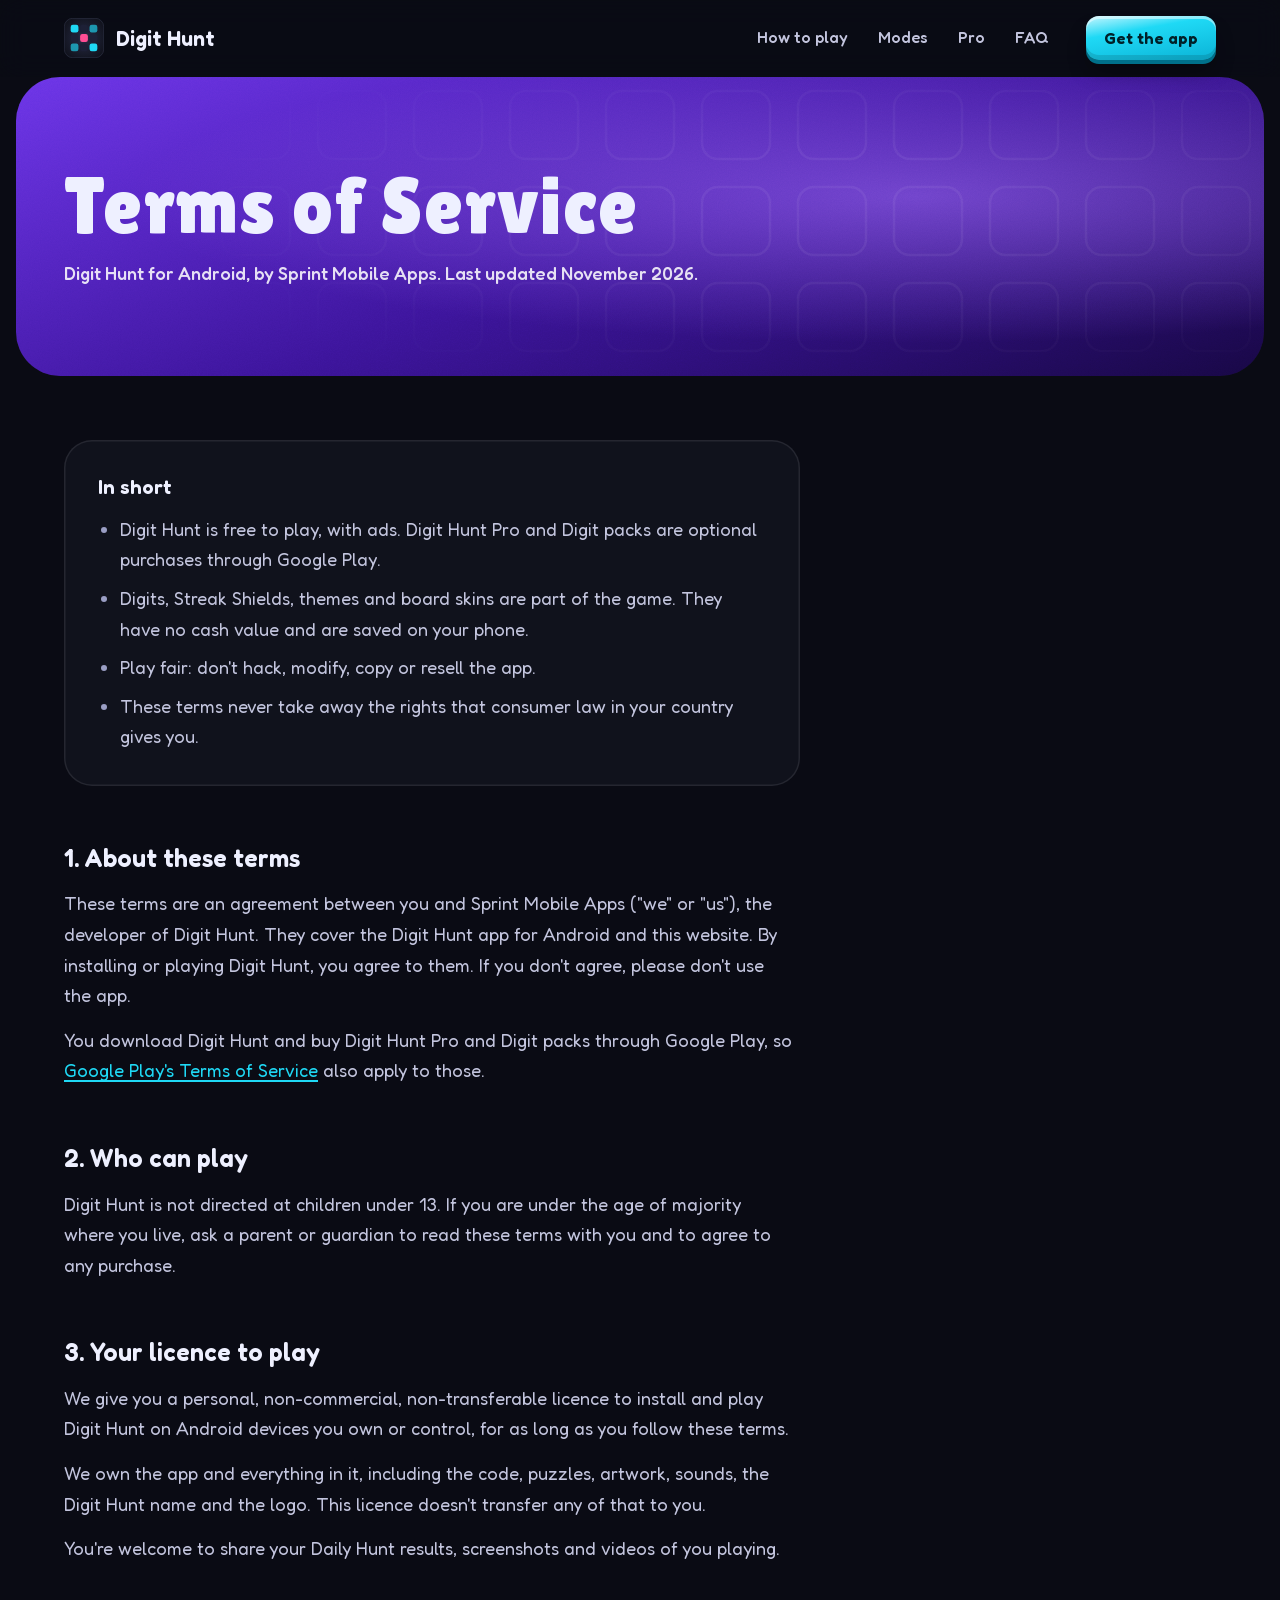
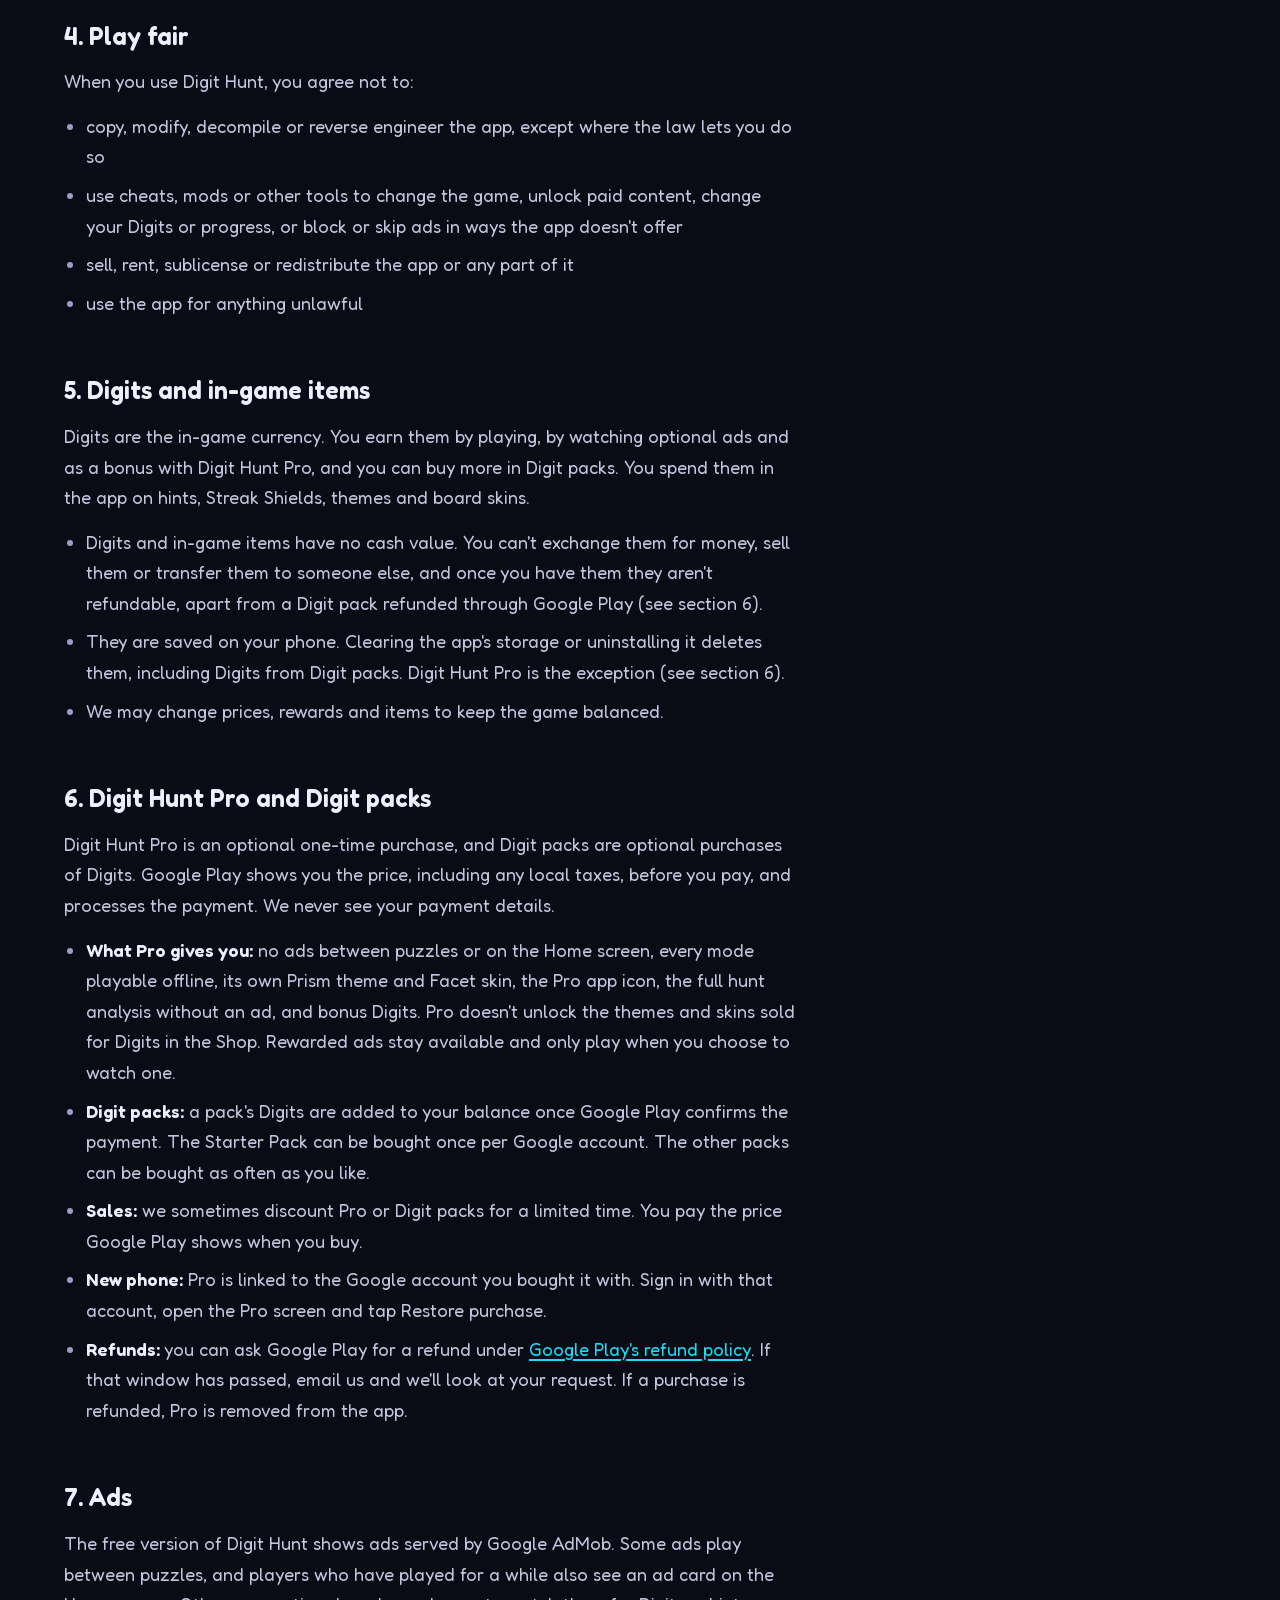
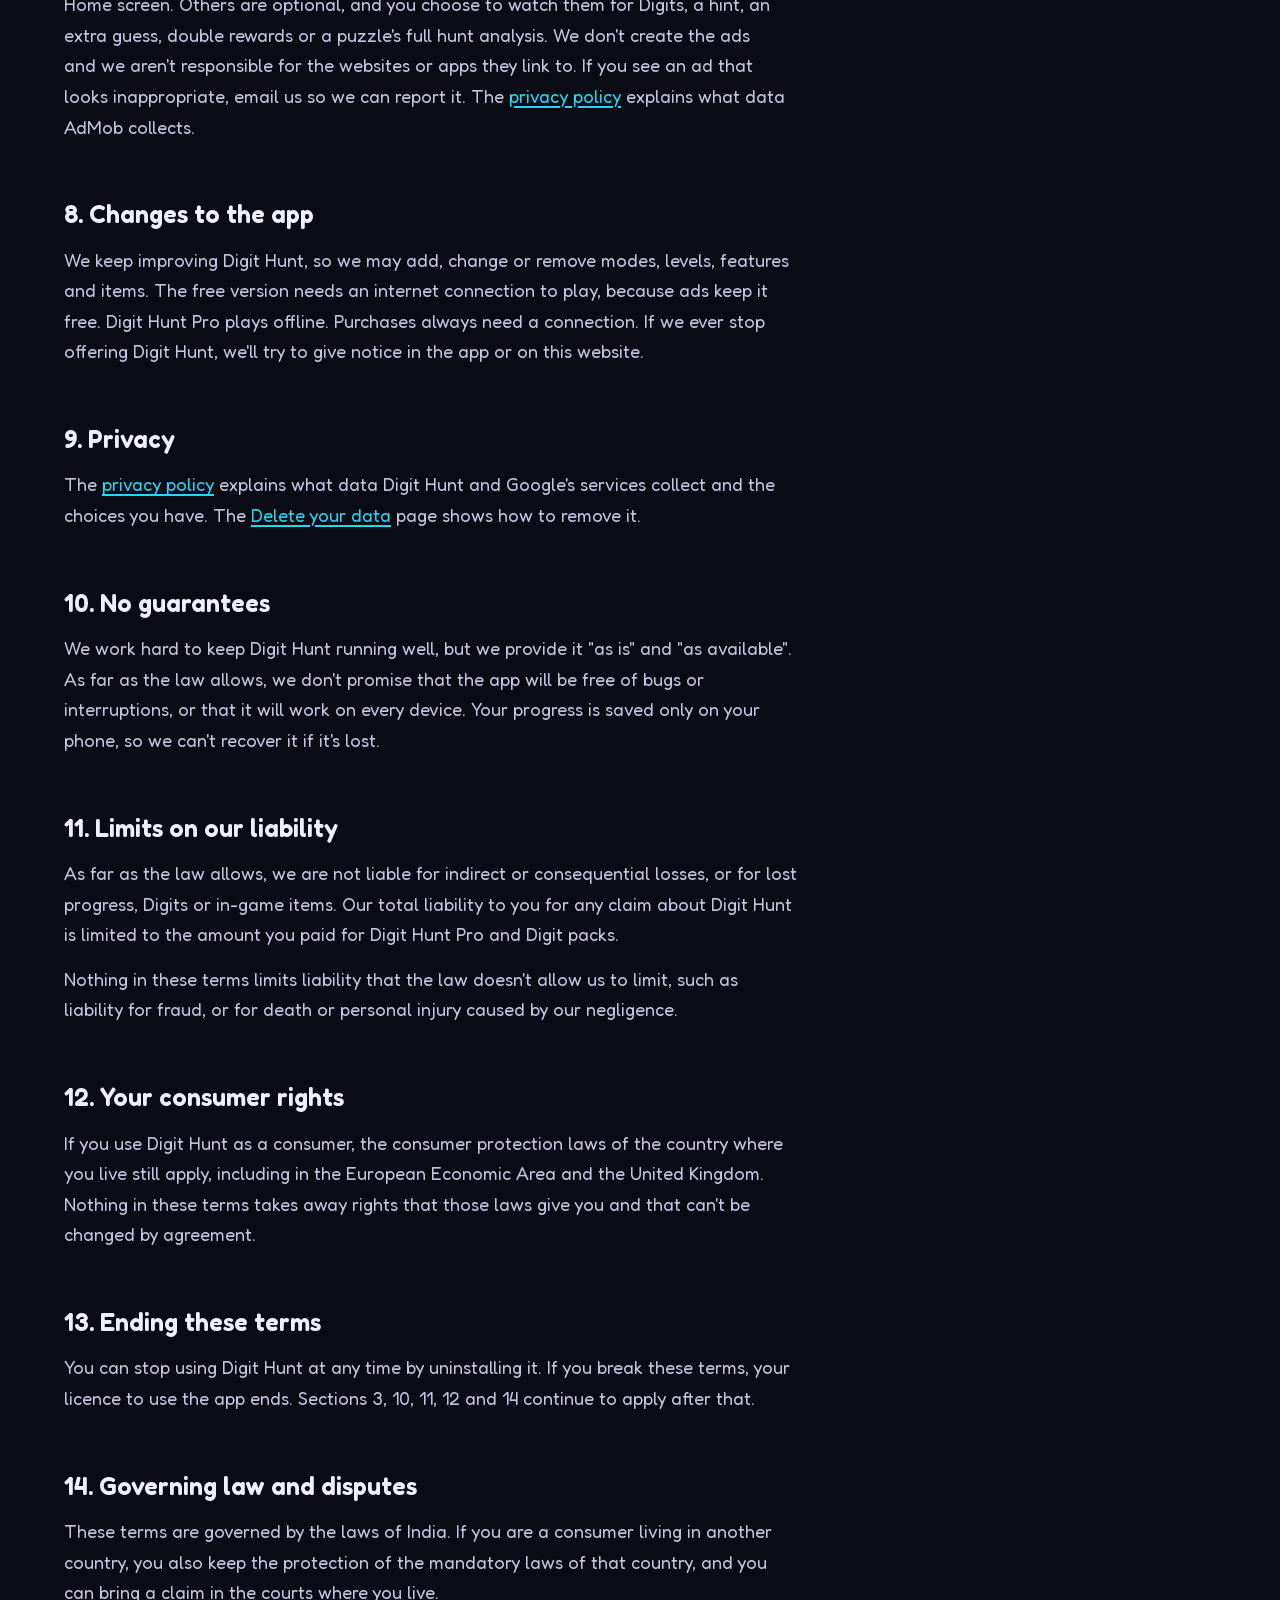
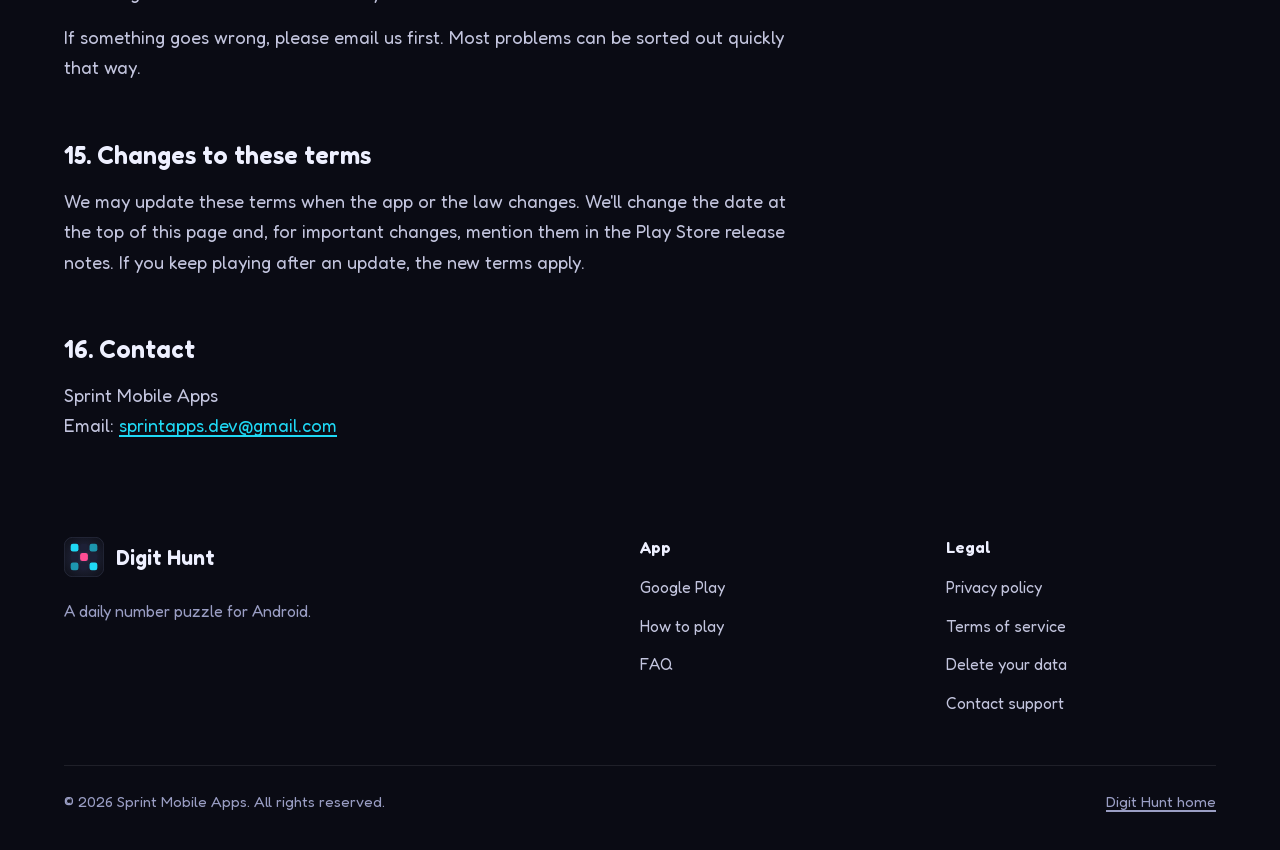
<file: terms-of-service.html>
<!DOCTYPE html>
<html lang="en">
<head>
  <meta charset="UTF-8">
  <meta name="viewport" content="width=device-width, initial-scale=1.0">

  <title>Terms of Service: Digit Hunt</title>
  <meta name="description" content="Digit Hunt terms of service. Your licence to play, fair play rules, Digits and in-game items, Digit Hunt Pro and Digit packs, ads, and your consumer rights.">
  <meta name="robots" content="index, follow">
  <meta name="theme-color" content="#0A0B14">
  <link rel="canonical" href="https://sprintmobileapps.github.io/digithunt-website/terms-of-service.html">

  <!-- Open Graph -->
  <meta property="og:type"        content="website">
  <meta property="og:url"         content="https://sprintmobileapps.github.io/digithunt-website/terms-of-service.html">
  <meta property="og:title"       content="Terms of Service: Digit Hunt">
  <meta property="og:description" content="The rules for playing Digit Hunt, buying Digit Hunt Pro and Digit packs, and using Digits, in plain language.">
  <meta property="og:image"       content="https://sprintmobileapps.github.io/digithunt-website/assets/og-image.png">

  <!-- Favicon: the 3×3 cipher tile mark from ic_launcher_foreground.xml -->
  <link rel="icon" href="data:image/svg+xml,<svg xmlns='http://www.w3.org/2000/svg' viewBox='0 0 72 72'><rect width='72' height='72' rx='16' fill='%23141626'/><rect x='12' y='12' width='14' height='14' rx='4' fill='%231FD9F5'/><rect x='29' y='12' width='14' height='14' rx='4' fill='%23272B45'/><rect x='46' y='12' width='14' height='14' rx='4' fill='%231FD9F5' fill-opacity='.65'/><rect x='12' y='29' width='14' height='14' rx='4' fill='%23272B45'/><rect x='29' y='29' width='14' height='14' rx='4' fill='%23FF4D94'/><rect x='46' y='29' width='14' height='14' rx='4' fill='%23272B45'/><rect x='12' y='46' width='14' height='14' rx='4' fill='%231FD9F5' fill-opacity='.65'/><rect x='29' y='46' width='14' height='14' rx='4' fill='%23272B45'/><rect x='46' y='46' width='14' height='14' rx='4' fill='%231FD9F5'/></svg>" type="image/svg+xml">
  <link rel="apple-touch-icon" href="assets/icon-512.png">

  <link rel="preload" href="assets/fonts/lilita-one.woff2" as="font" type="font/woff2" crossorigin>
  <link rel="preload" href="assets/fonts/fredoka.woff2" as="font" type="font/woff2" crossorigin>

  <link rel="stylesheet" href="assets/style.css">

  <!-- In-app mode: the Digit Hunt app opens this page with ?embed=app under its own title bar.
       Set before the body renders so the site's nav and footer never flash (see main.js). -->
  <script>
    if (new URLSearchParams(location.search).get('embed') === 'app') {
      document.documentElement.classList.add('embedded');
    }
  </script>
</head>

<body>
  <a class="skip-link" href="#main">Skip to content</a>

  <!-- Logo sprite (same as index.html) -->
  <svg class="sprite" aria-hidden="true" focusable="false">
    <defs>
      <radialGradient id="logo-bg" cx="50%" cy="50%" r="83%">
        <stop offset="0" stop-color="#272B45"/>
        <stop offset="1" stop-color="#08090D"/>
      </radialGradient>
      <symbol id="logo-cells" viewBox="0 0 72 72">
        <rect x="12" y="12" width="14" height="14" rx="4" fill="#1FD9F5"/>
        <rect x="29" y="12" width="14" height="14" rx="4" fill="#1D2036"/>
        <rect x="46" y="12" width="14" height="14" rx="4" fill="#1FD9F5" fill-opacity=".65"/>
        <rect x="12" y="29" width="14" height="14" rx="4" fill="#1D2036"/>
        <rect x="29" y="29" width="14" height="14" rx="4" fill="#FF4D94"/>
        <rect x="46" y="29" width="14" height="14" rx="4" fill="#1D2036"/>
        <rect x="12" y="46" width="14" height="14" rx="4" fill="#1FD9F5" fill-opacity=".65"/>
        <rect x="29" y="46" width="14" height="14" rx="4" fill="#1D2036"/>
        <rect x="46" y="46" width="14" height="14" rx="4" fill="#1FD9F5"/>
      </symbol>
      <symbol id="logo" viewBox="0 0 72 72">
        <rect width="72" height="72" rx="16" fill="url(#logo-bg)"/>
        <rect x=".5" y=".5" width="71" height="71" rx="15.5" fill="none" stroke="#34374C"/>
        <use href="#logo-cells"/>
      </symbol>
    </defs>
  </svg>

  <!-- Navigation -->
  <header class="nav" id="nav">
    <nav class="container nav-inner" aria-label="Main">
      <a href="index.html" class="brand" aria-label="Digit Hunt home">
        <svg aria-hidden="true"><use href="#logo"/></svg>
        <span>Digit Hunt</span>
      </a>
      <div class="nav-links">
        <a href="index.html#how-to-play">How to play</a>
        <a href="index.html#modes">Modes</a>
        <a href="index.html#pro">Pro</a>
        <a href="index.html#faq">FAQ</a>
      </div>
      <a class="btn btn-sm k-cyan" href="https://play.google.com/store/apps/details?id=com.sprintapps.digithunt" target="_blank" rel="noopener noreferrer">Get the app</a>
    </nav>
  </header>

  <main id="main">
    <section class="stage policy-hero">
      <div class="container">
        <h1>Terms of Service</h1>
        <p class="policy-meta">Digit Hunt for Android, by Sprint Mobile Apps. Last updated November 2026.</p>
      </div>
    </section>

    <div class="container">
      <article class="policy">

        <div class="panel policy-summary">
          <h2>In short</h2>
          <ul>
            <li>Digit Hunt is free to play, with ads. Digit Hunt Pro and Digit packs are optional purchases through Google Play.</li>
            <li>Digits, Streak Shields, themes and board skins are part of the game. They have no cash value and are saved on your phone.</li>
            <li>Play fair: don't hack, modify, copy or resell the app.</li>
            <li>These terms never take away the rights that consumer law in your country gives you.</li>
          </ul>
        </div>

        <h2 id="about">1. About these terms</h2>
        <p>These terms are an agreement between you and Sprint Mobile Apps ("we" or "us"), the developer of Digit Hunt. They cover the Digit Hunt app for Android and this website. By installing or playing Digit Hunt, you agree to them. If you don't agree, please don't use the app.</p>
        <p>You download Digit Hunt and buy Digit Hunt Pro and Digit packs through Google Play, so <a href="https://play.google.com/about/play-terms/" target="_blank" rel="noopener noreferrer">Google Play's Terms of Service</a> also apply to those.</p>

        <h2 id="who">2. Who can play</h2>
        <p>Digit Hunt is not directed at children under 13. If you are under the age of majority where you live, ask a parent or guardian to read these terms with you and to agree to any purchase.</p>

        <h2 id="licence">3. Your licence to play</h2>
        <p>We give you a personal, non-commercial, non-transferable licence to install and play Digit Hunt on Android devices you own or control, for as long as you follow these terms.</p>
        <p>We own the app and everything in it, including the code, puzzles, artwork, sounds, the Digit Hunt name and the logo. This licence doesn't transfer any of that to you.</p>
        <p>You're welcome to share your Daily Hunt results, screenshots and videos of you playing.</p>

        <h2 id="fair-play">4. Play fair</h2>
        <p>When you use Digit Hunt, you agree not to:</p>
        <ul>
          <li>copy, modify, decompile or reverse engineer the app, except where the law lets you do so</li>
          <li>use cheats, mods or other tools to change the game, unlock paid content, change your Digits or progress, or block or skip ads in ways the app doesn't offer</li>
          <li>sell, rent, sublicense or redistribute the app or any part of it</li>
          <li>use the app for anything unlawful</li>
        </ul>

        <h2 id="digits">5. Digits and in-game items</h2>
        <p>Digits are the in-game currency. You earn them by playing, by watching optional ads and as a bonus with Digit Hunt Pro, and you can buy more in Digit packs. You spend them in the app on hints, Streak Shields, themes and board skins.</p>
        <ul>
          <li>Digits and in-game items have no cash value. You can't exchange them for money, sell them or transfer them to someone else, and once you have them they aren't refundable, apart from a Digit pack refunded through Google Play (see section 6).</li>
          <li>They are saved on your phone. Clearing the app's storage or uninstalling it deletes them, including Digits from Digit packs. Digit Hunt Pro is the exception (see section 6).</li>
          <li>We may change prices, rewards and items to keep the game balanced.</li>
        </ul>

        <h2 id="pro">6. Digit Hunt Pro and Digit packs</h2>
        <p>Digit Hunt Pro is an optional one-time purchase, and Digit packs are optional purchases of Digits. Google Play shows you the price, including any local taxes, before you pay, and processes the payment. We never see your payment details.</p>
        <ul>
          <li><strong>What Pro gives you:</strong> no ads between puzzles or on the Home screen, every mode playable offline, its own Prism theme and Facet skin, the Pro app icon, the full hunt analysis without an ad, and bonus Digits. Pro doesn't unlock the themes and skins sold for Digits in the Shop. Rewarded ads stay available and only play when you choose to watch one.</li>
          <li><strong>Digit packs:</strong> a pack's Digits are added to your balance once Google Play confirms the payment. The Starter Pack can be bought once per Google account. The other packs can be bought as often as you like.</li>
          <li><strong>Sales:</strong> we sometimes discount Pro or Digit packs for a limited time. You pay the price Google Play shows when you buy.</li>
          <li><strong>New phone:</strong> Pro is linked to the Google account you bought it with. Sign in with that account, open the Pro screen and tap Restore purchase.</li>
          <li><strong>Refunds:</strong> you can ask Google Play for a refund under <a href="https://support.google.com/googleplay/answer/2479637" target="_blank" rel="noopener noreferrer">Google Play's refund policy</a>. If that window has passed, email us and we'll look at your request. If a purchase is refunded, Pro is removed from the app.</li>
        </ul>

        <h2 id="ads">7. Ads</h2>
        <p>The free version of Digit Hunt shows ads served by Google AdMob. Some ads play between puzzles, and players who have played for a while also see an ad card on the Home screen. Others are optional, and you choose to watch them for Digits, a hint, an extra guess, double rewards or a puzzle's full hunt analysis. We don't create the ads and we aren't responsible for the websites or apps they link to. If you see an ad that looks inappropriate, email us so we can report it. The <a href="privacy-policy.html#ads">privacy policy</a> explains what data AdMob collects.</p>

        <h2 id="changes-app">8. Changes to the app</h2>
        <p>We keep improving Digit Hunt, so we may add, change or remove modes, levels, features and items. The free version needs an internet connection to play, because ads keep it free. Digit Hunt Pro plays offline. Purchases always need a connection. If we ever stop offering Digit Hunt, we'll try to give notice in the app or on this website.</p>

        <h2 id="privacy">9. Privacy</h2>
        <p>The <a href="privacy-policy.html">privacy policy</a> explains what data Digit Hunt and Google's services collect and the choices you have. The <a href="delete-data.html">Delete your data</a> page shows how to remove it.</p>

        <h2 id="warranty">10. No guarantees</h2>
        <p>We work hard to keep Digit Hunt running well, but we provide it "as is" and "as available". As far as the law allows, we don't promise that the app will be free of bugs or interruptions, or that it will work on every device. Your progress is saved only on your phone, so we can't recover it if it's lost.</p>

        <h2 id="liability">11. Limits on our liability</h2>
        <p>As far as the law allows, we are not liable for indirect or consequential losses, or for lost progress, Digits or in-game items. Our total liability to you for any claim about Digit Hunt is limited to the amount you paid for Digit Hunt Pro and Digit packs.</p>
        <p>Nothing in these terms limits liability that the law doesn't allow us to limit, such as liability for fraud, or for death or personal injury caused by our negligence.</p>

        <h2 id="consumer-rights">12. Your consumer rights</h2>
        <p>If you use Digit Hunt as a consumer, the consumer protection laws of the country where you live still apply, including in the European Economic Area and the United Kingdom. Nothing in these terms takes away rights that those laws give you and that can't be changed by agreement.</p>

        <h2 id="ending">13. Ending these terms</h2>
        <p>You can stop using Digit Hunt at any time by uninstalling it. If you break these terms, your licence to use the app ends. Sections 3, 10, 11, 12 and 14 continue to apply after that.</p>

        <h2 id="law">14. Governing law and disputes</h2>
        <p>These terms are governed by the laws of India. If you are a consumer living in another country, you also keep the protection of the mandatory laws of that country, and you can bring a claim in the courts where you live.</p>
        <p>If something goes wrong, please email us first. Most problems can be sorted out quickly that way.</p>

        <h2 id="changes">15. Changes to these terms</h2>
        <p>We may update these terms when the app or the law changes. We'll change the date at the top of this page and, for important changes, mention them in the Play Store release notes. If you keep playing after an update, the new terms apply.</p>

        <h2 id="contact">16. Contact</h2>
        <p>Sprint Mobile Apps<br>Email: <a href="mailto:sprintapps.dev@gmail.com?subject=Digit%20Hunt%20terms">sprintapps.dev@gmail.com</a></p>

      </article>
    </div>
  </main>

  <!-- Footer -->
  <footer class="footer">
    <div class="container">
      <div class="footer-grid">
        <div>
          <a href="index.html" class="brand" aria-label="Digit Hunt home">
            <svg aria-hidden="true"><use href="#logo"/></svg>
            <span>Digit Hunt</span>
          </a>
          <p class="footer-about">A daily number puzzle for Android.</p>
        </div>
        <div>
          <h2 class="footer-heading">App</h2>
          <ul>
            <li><a href="https://play.google.com/store/apps/details?id=com.sprintapps.digithunt" target="_blank" rel="noopener noreferrer">Google Play</a></li>
            <li><a href="index.html#how-to-play">How to play</a></li>
            <li><a href="index.html#faq">FAQ</a></li>
          </ul>
        </div>
        <div>
          <h2 class="footer-heading">Legal</h2>
          <ul>
            <li><a href="privacy-policy.html">Privacy policy</a></li>
            <li><a href="terms-of-service.html" aria-current="page">Terms of service</a></li>
            <li><a href="delete-data.html">Delete your data</a></li>
            <li><a href="mailto:sprintapps.dev@gmail.com?subject=Digit%20Hunt%20support">Contact support</a></li>
          </ul>
        </div>
      </div>
      <div class="footer-bottom">
        <p>&copy; <span data-year>2026</span> Sprint Mobile Apps. All rights reserved.</p>
        <a href="index.html">Digit Hunt home</a>
      </div>
    </div>
  </footer>

  <script src="assets/main.js"></script>
</body>
</html>
</file>
<file: assets/style.css>
/* ============================================================
   Digit Hunt website: "Arcade Pop"
   The look of the Play Store listing (DigitHunt/store/screenshots/screenshots.html):
   Lilita One headlines, Fredoka text, and the board's own 3D tiles, each a face lit from
   above standing on a darker lip. Board colours come from the app's BoardColors.kt and
   Color.kt. Green, yellow and slate only ever mean a clue, as on the board.
   ============================================================ */

@font-face {
  font-family: "Fredoka";
  font-weight: 300 700;
  font-display: swap;
  src: url("fonts/fredoka.woff2") format("woff2");
}
@font-face {
  font-family: "Lilita One";
  font-display: swap;
  src: url("fonts/lilita-one.woff2") format("woff2");
}

:root {
  /* Ground: the app's dark scheme */
  --ink:      #0A0B14;   /* ArcadeBackground */
  --ink-2:    #10121C;   /* ArcadeSurface */
  --ink-3:    #161829;
  --ink-4:    #1D2036;
  --line:     rgba(238, 240, 255, .09);
  --line-2:   rgba(238, 240, 255, .16);

  --text:     #EEF0FF;
  --text-2:   #C3C5DE;   /* ArcadeOnSurfaceVariant */
  --text-3:   #9A9EC4;

  /* The hunt violet behind the hero and the closing band (the feature graphic's) */
  --violet-hi: #6A34E8;
  --violet:    #3B1499;
  --violet-lo: #170743;
  --violet-x:  #22086A;  /* headline extrusion */

  /* One colour per game idea, as in the app */
  --cyan:      #1FD9F5;  /* ArcadePrimary: actions */
  --magenta:   #FF4D94;  /* ArcadeSecondary */
  --gold:      #F5BC45;  /* Digits */
  --flame:     #FF5A36;  /* streaks */
  --campaign:  #5C6EFF;
  --infinite:  #16C9B6;

  --display: "Lilita One", "Fredoka", system-ui, sans-serif;
  --text-font: "Fredoka", system-ui, -apple-system, "Segoe UI", Roboto, sans-serif;

  --max: 72rem;
  --gutter: clamp(18px, 4vw, 40px);
  --stage-inset: clamp(0px, 1.4vw, 16px);
  --section-space: clamp(88px, 11vw, 144px);

  /* Motion: one playful curve for pops, one firm curve for state */
  --pop: cubic-bezier(.175, .885, .32, 1.275);
  --firm: cubic-bezier(.2, 0, 0, 1);
}

/* ── Tile colour sets: highlight, face, low, lip, ink ─────────── */
.k-green   { --th:#C6FFB8; --tf:#6BEB6B; --tl:#3FCB55; --tp:#1F8E3A; --tk:#0F210F; }
.k-yellow  { --th:#FFF6B0; --tf:#FFD60A; --tl:#F2B500; --tp:#A87A00; --tk:#241E01; }
.k-slate   { --th:#4E526C; --tf:#3A3D52; --tl:#2E3144; --tp:#181A26; --tk:#C3C5DE; }
.k-typed   { --th:#3A4068; --tf:#2E3354; --tl:#22263F; --tp:#0E1020; --tk:#EEF0FF; }
.k-cyan    { --th:#C9F7FF; --tf:#1FD9F5; --tl:#0BB3D6; --tp:#00708A; --tk:#002129; }
.k-magenta { --th:#FFC2DB; --tf:#FF4D94; --tl:#E8307A; --tp:#9E1450; --tk:#3A0018; }
.k-gold    { --th:#FFEDB0; --tf:#FFCB52; --tl:#E9A21E; --tp:#8A5609; --tk:#3A2200; }
.k-flame   { --th:#FFC2A8; --tf:#FF7A4F; --tl:#F0552B; --tp:#9C2A0C; --tk:#2E0A00; }
.k-indigo  { --th:#C9D0FF; --tf:#6F7FFF; --tl:#5363F0; --tp:#2A3399; --tk:#0A0F3D; }
.k-teal    { --th:#B8FFF4; --tf:#2ED9C4; --tl:#14B8A6; --tp:#0A6B60; --tk:#012420; }

/* Colorblind mode (TileCorrectCB / TilePresentCB): blue for the right spot, orange for the wrong one */
html.colorblind .k-green, html.colorblind [data-state="correct"] {
  --th:#8CC4FF; --tf:#1A7FE0; --tl:#0066CC; --tp:#003A78; --tk:#FFFFFF;
}
html.colorblind .k-yellow, html.colorblind [data-state="present"] {
  --th:#FFD2AD; --tf:#F08A35; --tl:#E87722; --tp:#8A3E05; --tk:#2A1000;
}

/* ── Base ──────────────────────────────────────────────────── */
*, *::before, *::after { box-sizing: border-box; }

html {
  color-scheme: dark;
  -webkit-text-size-adjust: 100%;
  scroll-behavior: smooth;
  scroll-padding-top: 92px;
}

body {
  margin: 0;
  background: var(--ink);
  color: var(--text);
  font: 400 18px/1.6 var(--text-font);
  -webkit-font-smoothing: antialiased;
  font-synthesis: none;
  overflow-x: clip;
}

img, svg { display: block; max-width: 100%; }

a { color: var(--cyan); text-underline-offset: 3px; text-decoration-thickness: 1.5px; }
a:hover { color: #8DEFFF; }

:focus-visible {
  outline: 3px solid #fff;
  outline-offset: 3px;
  border-radius: 8px;
}

p { margin: 0; text-wrap: pretty; }

h1, h2 {
  margin: 0;
  font-family: var(--display);
  font-weight: 400;   /* Lilita One has one weight; never let the browser fake a bold */
  letter-spacing: .01em;
  text-wrap: balance;
}
h3 {
  margin: 0 0 8px;
  font-size: 22px;
  font-weight: 600;
  line-height: 1.3;
}

.container {
  width: 100%;
  max-width: calc(var(--max) + 2 * var(--gutter));
  margin-inline: auto;
  padding-inline: var(--gutter);
}

.visually-hidden {
  position: absolute !important;
  width: 1px; height: 1px;
  padding: 0; margin: -1px;
  overflow: hidden;
  clip: rect(0 0 0 0);
  white-space: nowrap;
  border: 0;
}

.skip-link {
  position: absolute;
  left: 16px; top: -100px;
  z-index: 100;
  padding: 12px 18px;
  border-radius: 14px;
  background: var(--cyan);
  color: #002129;
  font-weight: 600;
  text-decoration: none;
}
.skip-link:focus { top: 12px; }

/* The symbol sprite lives in the page but takes no space. */
.sprite { position: absolute; width: 0; height: 0; overflow: hidden; }

/* ── 3D tile ───────────────────────────────────────────────── */
/* --sz sets the size; every edge and highlight scales with it. */
.tile {
  --sz: 56px;
  --u: calc(var(--sz) / 100);
  position: relative;
  display: grid;
  place-items: center;
  flex: none;
  width: var(--sz);
  height: var(--sz);
  border-radius: calc(var(--u) * 22);
  color: var(--tk);
  font: 400 calc(var(--u) * 60)/1 var(--display);
  background: linear-gradient(165deg, var(--th) 0%, var(--tf) 30%, var(--tl) 100%);
  box-shadow:
    inset 0 calc(var(--u) * 4) 0 rgba(255, 255, 255, .45),
    inset 0 calc(var(--u) * -7) 0 rgba(0, 0, 0, .14),
    0 calc(var(--u) * 8) 0 var(--tp);
  user-select: none;
}
/* Board tiles carry their state in data-state; the colour set follows it. */
.tile[data-state="correct"] { --th:#C6FFB8; --tf:#6BEB6B; --tl:#3FCB55; --tp:#1F8E3A; --tk:#0F210F; }
.tile[data-state="present"] { --th:#FFF6B0; --tf:#FFD60A; --tl:#F2B500; --tp:#A87A00; --tk:#241E01; }
.tile[data-state="absent"]  { --th:#4E526C; --tf:#3A3D52; --tl:#2E3144; --tp:#181A26; --tk:#C3C5DE; }
.tile[data-state="filled"]  { --th:#3A4068; --tf:#2E3354; --tl:#22263F; --tp:#0E1020; --tk:#EEF0FF; }
/* An empty cell is a socket cut into the board, with no lip. */
.tile[data-state="empty"],
.socket {
  background: rgba(0, 0, 0, .32);
  box-shadow: inset 0 0 0 2px rgba(238, 240, 255, .10);
}
.row.is-active .tile[data-state="empty"] { box-shadow: inset 0 0 0 2px rgba(238, 240, 255, .24); }
.row.is-active .tile.is-cursor { box-shadow: inset 0 0 0 calc(var(--u) * 5) var(--cyan); }

/* ── Headline treatment: extruded white type, the key words on tiles ── */
.extrude {
  color: #fff;
  text-shadow:
    0 2px 0 var(--x, var(--violet-x)), 0 4px 0 var(--x, var(--violet-x)),
    0 6px 0 var(--x, var(--violet-x)), 0 8px 0 var(--x, var(--violet-x)),
    0 16px 26px rgba(0, 0, 0, .35);
}
.tw {
  display: inline-block;
  padding: .02em .2em .08em;
  margin: .06em .02em .14em;
  border-radius: .2em;
  transform: rotate(-3deg);
  color: var(--tk);
  text-shadow: 0 2px 0 rgba(255, 255, 255, .35);
  background: linear-gradient(170deg, var(--th) 0%, var(--tf) 34%, var(--tl) 100%);
  box-shadow:
    inset 0 .05em 0 rgba(255, 255, 255, .45),
    inset 0 -.09em 0 rgba(0, 0, 0, .12),
    0 .1em 0 var(--tp),
    0 .22em .3em rgba(0, 0, 0, .35);
}
.tw + .tw { margin-left: .12em; transform: rotate(2.5deg); }

/* ── Buttons: keys you press into their lip ────────────────── */
.btn {
  --lip: 6px;
  display: inline-flex;
  align-items: center;
  justify-content: center;
  gap: 10px;
  min-height: 56px;
  padding: 0 26px;
  border: 0;
  border-radius: 16px;
  font: 600 18px/1 var(--text-font);
  text-decoration: none;
  cursor: pointer;
  color: var(--tk);
  background: linear-gradient(170deg, var(--th) 0%, var(--tf) 34%, var(--tl) 100%);
  box-shadow:
    inset 0 3px 0 rgba(255, 255, 255, .45),
    inset 0 -5px 0 rgba(0, 0, 0, .12),
    0 var(--lip) 0 var(--tp),
    0 calc(var(--lip) + 10px) 22px -8px rgba(0, 0, 0, .55);
  transition: transform .12s var(--firm), box-shadow .12s var(--firm), filter .15s;
  touch-action: manipulation;
}
.btn:hover { color: var(--tk); filter: brightness(1.06); }
.btn:active {
  transform: translateY(calc(var(--lip) - 2px));
  box-shadow:
    inset 0 3px 0 rgba(255, 255, 255, .45),
    inset 0 -5px 0 rgba(0, 0, 0, .12),
    0 2px 0 var(--tp),
    0 6px 12px -6px rgba(0, 0, 0, .55);
}
.btn svg { width: 22px; height: 22px; flex: none; }
.btn-sm { --lip: 4px; min-height: 44px; padding: 0 18px; border-radius: 13px; font-size: 16px; }

/* ── Navigation ────────────────────────────────────────────── */
.nav {
  position: sticky;
  top: 0;
  z-index: 50;
  background: rgba(10, 11, 20, .82);
  -webkit-backdrop-filter: saturate(150%) blur(14px);
  backdrop-filter: saturate(150%) blur(14px);
  border-bottom: 1px solid transparent;
  transition: border-color .2s;
}
.nav--scrolled { border-bottom-color: var(--line); }

.nav-inner {
  display: flex;
  align-items: center;
  gap: 24px;
  height: 76px;
}

.brand {
  display: inline-flex;
  align-items: center;
  gap: 12px;
  color: var(--text);
  font: 600 21px/1 var(--text-font);
  text-decoration: none;
}
.brand:hover { color: var(--text); }
.brand svg { width: 40px; height: 40px; }

.nav-links { display: flex; gap: 2px; margin-left: auto; }
.nav-links a {
  padding: 9px 14px;
  border-radius: 12px;
  color: var(--text-2);
  font-size: 16px;
  font-weight: 500;
  text-decoration: none;
}
.nav-links a:hover { background: var(--ink-4); color: var(--text); }

@media (max-width: 820px) {
  .nav-links { display: none; }
  .nav .btn { margin-left: auto; }
}

/* ── Stages: the violet panels at the top and bottom of the page ── */
.stage {
  position: relative;
  isolation: isolate;
  overflow: clip;
  margin-inline: var(--stage-inset);
  border-radius: clamp(0px, 4vw, 44px);
  background:
    radial-gradient(90% 70% at 72% 40%, rgba(157, 107, 255, .55), transparent 70%),
    linear-gradient(160deg, var(--violet-hi) 0%, var(--violet) 52%, var(--violet-lo) 100%);
}
/* Board sockets fading out across the stage, and a little grain so the gradient doesn't band */
.stage::before,
.stage::after {
  content: "";
  position: absolute;
  inset: 0;
  z-index: -1;
  pointer-events: none;
}
.stage::before {
  opacity: .6;
  background-image: url("data:image/svg+xml,%3Csvg xmlns='http://www.w3.org/2000/svg' width='96' height='96'%3E%3Crect x='14' y='14' width='68' height='68' rx='16' fill='none' stroke='white' stroke-opacity='.09' stroke-width='2.5'/%3E%3C/svg%3E");
  -webkit-mask-image: radial-gradient(80% 90% at 70% 45%, #000 20%, transparent 78%);
  mask-image: radial-gradient(80% 90% at 70% 45%, #000 20%, transparent 78%);
}
.stage::after {
  opacity: .08;
  mix-blend-mode: overlay;
  background-image: url("data:image/svg+xml,%3Csvg xmlns='http://www.w3.org/2000/svg' width='240' height='240'%3E%3Cfilter id='n'%3E%3CfeTurbulence type='fractalNoise' baseFrequency='.9' numOctaves='3' stitchTiles='stitch'/%3E%3CfeColorMatrix values='0 0 0 0 1 0 0 0 0 1 0 0 0 0 1 0 0 0 1.2 0'/%3E%3C/filter%3E%3Crect width='240' height='240' filter='url(%23n)'/%3E%3C/svg%3E");
}

/* ── Hero ──────────────────────────────────────────────────── */
.hero { padding-block: clamp(44px, 7vw, 96px) clamp(56px, 8vw, 104px); }

.hero-grid {
  display: grid;
  gap: 56px;
  align-items: center;
}
@media (min-width: 980px) {
  .hero-grid { grid-template-columns: minmax(0, 1fr) 392px; gap: 64px; }
}

.hero h1 {
  max-width: 9.5ch;
  margin-bottom: 26px;
  font-size: clamp(58px, 9vw, 108px);
  line-height: 1;
}
.hero h1 .ln { display: block; white-space: nowrap; }

.lead {
  max-width: 31rem;
  margin-bottom: 36px;
  color: rgba(255, 255, 255, .9);
  font-size: clamp(19px, 1.8vw, 22px);
  font-weight: 500;
  line-height: 1.5;
}

.hero-actions { display: flex; flex-wrap: wrap; align-items: center; gap: 14px 22px; }

.hero-facts {
  display: flex;
  flex-wrap: wrap;
  gap: 12px 26px;
  margin: 40px 0 0;
  padding: 0;
  list-style: none;
  color: rgba(255, 255, 255, .86);
  font-size: 16px;
  font-weight: 500;
}
.hero-facts li { display: flex; align-items: center; gap: 10px; }
.hero-facts .tile { --sz: 18px; }

/* ── Practice board ────────────────────────────────────────── */
.hero-board { position: relative; justify-self: center; width: min(100%, 392px); }

.game {
  position: relative;
  z-index: 1;
  padding: 18px 18px 20px;
  border-radius: 30px;
  background: linear-gradient(180deg, #1D2036, #0D0E1A);
  box-shadow:
    inset 0 0 0 2px rgba(255, 255, 255, .12),
    inset 0 3px 0 rgba(255, 255, 255, .10),
    0 12px 0 #05060C,
    0 44px 70px -16px rgba(10, 0, 40, .75);
}

.game-head {
  display: flex;
  justify-content: space-between;
  align-items: baseline;
  gap: 12px;
  margin-bottom: 16px;
  padding-inline: 4px;
}
.game-title { margin: 0; font-size: 17px; font-weight: 600; }
.game-rules { color: var(--text-3); font-size: 15px; }

.board { display: grid; gap: 10px; justify-content: center; }
.row {
  display: grid;
  grid-template-columns: repeat(4, auto);
  gap: 9px;
  perspective: 600px;
}
.board .tile { --sz: clamp(52px, 15vw, 60px); }

.game-status {
  display: flex;
  flex-wrap: wrap;
  align-items: center;
  justify-content: center;
  gap: 10px 14px;
  min-height: 68px;
  padding: 12px 4px;
  color: var(--text-2);
  font-size: 16px;
  font-weight: 500;
  line-height: 1.4;
  text-align: center;
}
.game-status .answer { display: inline-flex; gap: 5px; }
.game-status .answer .tile { --sz: 28px; }

.keypad { display: grid; gap: 9px; }
.keys { display: grid; grid-template-columns: repeat(5, minmax(0, 1fr)); gap: 8px; }
.keys-actions { grid-template-columns: 1.1fr 1fr 1.6fr; }

/* Keys are the typed tile's colours; a key takes its digit's best clue so far. */
.key {
  --th:#3A4068; --tf:#2E3354; --tl:#22263F; --tp:#0E1020; --tk:#EEF0FF;
  height: 50px;
  margin-bottom: 4px;
  border: 0;
  border-radius: 12px;
  color: var(--tk);
  font: 400 24px/1 var(--display);
  background: linear-gradient(170deg, var(--th) 0%, var(--tf) 34%, var(--tl) 100%);
  box-shadow: inset 0 2px 0 rgba(255, 255, 255, .18), 0 4px 0 var(--tp);
  cursor: pointer;
  transition: transform .1s var(--firm), box-shadow .1s var(--firm), opacity .15s;
  touch-action: manipulation;
}
.key:hover { filter: brightness(1.1); }
.key:active { transform: translateY(3px); box-shadow: inset 0 2px 0 rgba(255, 255, 255, .18), 0 1px 0 var(--tp); }
.key[data-state="correct"] { --th:#C6FFB8; --tf:#6BEB6B; --tl:#3FCB55; --tp:#1F8E3A; --tk:#0F210F; }
.key[data-state="present"] { --th:#FFF6B0; --tf:#FFD60A; --tl:#F2B500; --tp:#A87A00; --tk:#241E01; }
/* A ruled-out digit sinks below the untouched keys. */
.key[data-state="absent"] {
  --tk: #6E7290;
  background: #14162A;
  box-shadow: inset 0 0 0 2px rgba(238, 240, 255, .06), 0 4px 0 #090A14;
}
.key:disabled { opacity: .4; cursor: default; filter: none; }

.key-word { font: 600 16px/1 var(--text-font); }
.key-word svg { width: 24px; height: 24px; margin: auto; }
.key-enter { --th:#C9F7FF; --tf:#1FD9F5; --tl:#0BB3D6; --tp:#00708A; --tk:#002129; }

.game-foot {
  display: flex;
  justify-content: center;
  margin-top: 14px;
}

/* A switch for colorblind colours, as in the app's Settings */
.switch {
  display: inline-flex;
  align-items: center;
  gap: 12px;
  min-height: 44px;
  padding: 0 6px;
  border: 0;
  background: none;
  color: var(--text-2);
  font: 500 15px/1 var(--text-font);
  cursor: pointer;
}
.switch-track {
  position: relative;
  width: 42px;
  height: 26px;
  border-radius: 999px;
  background: #2A2D47;
  box-shadow: inset 0 0 0 2px rgba(238, 240, 255, .12);
  transition: background-color .2s var(--firm);
}
.switch-track::after {
  content: "";
  position: absolute;
  top: 4px; left: 4px;
  width: 18px; height: 18px;
  border-radius: 50%;
  background: #C3C5DE;
  transition: transform .2s var(--pop), background-color .2s;
}
.switch[aria-pressed="true"] .switch-track { background: var(--cyan); }
.switch[aria-pressed="true"] .switch-track::after { transform: translateX(16px); background: #002129; }

/* Props around the board: drawn like the store art, never in the way of the keys. */
.prop { position: absolute; pointer-events: none; }
.prop-coin  { width: 84px; top: 30%; right: -46px; z-index: 2; transform: rotate(16deg); filter: drop-shadow(0 10px 10px rgba(0, 0, 0, .4)); }
.prop-tile-a { left: -42px; top: 46%; z-index: 0; transform: rotate(-12deg); }
.prop-tile-a.tile { --sz: 66px; }
.prop-tile-b { left: -26px; top: -26px; z-index: 0; transform: rotate(10deg); }
.prop-tile-b.tile { --sz: 52px; }
.prop-spark { width: 26px; color: #fff; z-index: 0; }
.prop-spark-a { right: -40px; top: -18px; }
.prop-spark-b { left: -64px; top: 18%; width: 18px; color: #FFF6B0; }
@media (max-width: 520px) {
  .prop-tile-a, .prop-tile-b, .prop-spark { display: none; }
  .prop-coin { width: 58px; top: auto; bottom: -26px; right: -10px; }
}

/* ── Sections ──────────────────────────────────────────────── */
.section { padding-top: var(--section-space); }

.section-head { max-width: 40rem; margin-bottom: clamp(40px, 5vw, 60px); }
.section-head h2 {
  margin-bottom: 18px;
  font-size: clamp(40px, 5.6vw, 64px);
  line-height: 1.02;
}
.section-head p { color: var(--text-2); font-size: 19px; }

.panel {
  padding: clamp(24px, 3vw, 34px);
  border-radius: 28px;
  background: var(--ink-2);
  box-shadow: inset 0 0 0 1.5px var(--line);
}
.panel p { color: var(--text-2); }

/* ── How the clues work ────────────────────────────────────── */
.howto { display: grid; gap: 48px; align-items: center; }
@media (min-width: 900px) {
  .howto { grid-template-columns: auto minmax(0, 1fr); gap: 88px; }
}

.example {
  display: flex;
  width: max-content;
  max-width: 100%;
  gap: clamp(10px, 1.6vw, 16px);
  padding: clamp(18px, 2.4vw, 26px);
  border-radius: 30px;
  background: linear-gradient(180deg, #1D2036, #0D0E1A);
  box-shadow: inset 0 0 0 2px rgba(255, 255, 255, .1), 0 10px 0 #05060C;
}
.example .tile { --sz: clamp(64px, 11vw, 100px); }

.legend { display: grid; gap: 28px; margin: 0; padding: 0; list-style: none; }
.legend li {
  display: grid;
  grid-template-columns: 34px minmax(0, 1fr);
  gap: 20px;
  align-items: start;
}
.legend .tile { --sz: 34px; margin-top: 2px; }
.legend strong { display: block; font-size: 20px; font-weight: 600; }
.legend div > span { color: var(--text-2); }

.howto-note {
  max-width: 34rem;
  margin-top: 32px;
  padding-top: 24px;
  border-top: 1.5px solid var(--line);
  color: var(--text-3);
}

/* ── Screens rail ──────────────────────────────────────────── */
.rail-head {
  display: flex;
  flex-wrap: wrap;
  align-items: end;
  justify-content: space-between;
  gap: 24px;
}
.rail-head .section-head { margin-bottom: 0; }
.rail-nav { display: flex; gap: 10px; }
.rail-nav .btn { width: 52px; padding: 0; }
.rail-nav .btn:disabled { opacity: .35; cursor: default; filter: none; transform: none; }

.rail {
  --rail-pad: max(var(--gutter), calc((100vw - var(--max)) / 2));
  margin-top: clamp(36px, 4vw, 52px);
  overflow-x: auto;
  overscroll-behavior-x: contain;
  scroll-snap-type: x mandatory;
  scroll-padding-inline: var(--rail-pad);
  scrollbar-width: none;
}
.rail::-webkit-scrollbar { display: none; }
.rail:focus-visible { outline-offset: -3px; border-radius: 0; }

.rail-track {
  display: flex;
  gap: clamp(20px, 3vw, 36px);
  width: max-content;
  margin: 0;
  padding: 8px var(--rail-pad) 28px;
  list-style: none;
}
.shot { width: clamp(220px, 62vw, 264px); scroll-snap-align: start; }
.shot figure { margin: 0; }

.phone {
  border: 3px solid transparent;
  border-radius: 40px;
  padding: 7px;
  background:
    linear-gradient(#06070C, #06070C) padding-box,
    linear-gradient(140deg, #9AA0C4 0%, #3C4060 18%, #16182A 46%, #2A2E48 78%, #80869F 100%) border-box;
  box-shadow: 0 30px 50px -24px rgba(0, 0, 0, .8);
}
.phone img {
  width: 100%;
  height: auto;
  aspect-ratio: 540 / 1132;
  border-radius: 31px;
  background: var(--ink);
}

.shot figcaption { padding: 20px 4px 0; }
.shot figcaption strong { display: block; margin-bottom: 4px; font-size: 19px; font-weight: 600; }
.shot figcaption span { color: var(--text-2); font-size: 16px; line-height: 1.5; }

/* ── Modes ─────────────────────────────────────────────────── */
.modes { display: grid; gap: 22px; }
@media (min-width: 940px) {
  .modes { grid-template-columns: repeat(2, minmax(0, 1fr)); }
  .modes .mode-campaign { grid-column: 1 / -1; }
}

.mode-title { display: flex; align-items: center; gap: 14px; margin-bottom: 12px; font-size: 24px; }
.mode-title .tile { --sz: 30px; }

.hunt {
  display: grid;
  gap: 6px;
  margin-top: 26px;
  padding-top: 22px;
  border-top: 1.5px solid var(--line);
}
.panel .hunt-label { color: var(--text-3); font-size: 16px; }
.panel .hunt-number {
  color: var(--cyan);
  font: 400 clamp(52px, 6vw, 68px)/1 var(--display);
}

/* Rows of small sockets that count a code's digits */
.pips { display: flex; gap: 5px; }
.pips i {
  width: 14px;
  height: 14px;
  border-radius: 4px;
  background: var(--pip, var(--text-3));
  box-shadow: 0 2px 0 rgba(0, 0, 0, .35);
}

.levels {
  display: grid;
  grid-template-columns: repeat(2, minmax(0, 1fr));
  gap: 10px;
  margin: 24px 0 0;
  padding: 0;
  list-style: none;
}
@media (min-width: 560px) {
  .levels { grid-template-columns: repeat(4, minmax(0, 1fr)); }
}
.level {
  --pip: var(--infinite);
  display: grid;
  gap: 10px;
  padding: 16px;
  border-radius: 18px;
  background: var(--ink-3);
}
.level-name { font-size: 17px; font-weight: 600; }
.level-digits { color: var(--text-3); font-size: 15px; }
.level .pips i { width: 11px; height: 11px; border-radius: 3px; }

.worlds { margin: 26px 0 0; padding: 0; list-style: none; }
@media (min-width: 940px) {
  /* Worlds 1–5 down the left, 6–10 down the right */
  .worlds {
    display: grid;
    grid-template-columns: repeat(2, minmax(0, 1fr));
    grid-template-rows: repeat(5, auto);
    grid-auto-flow: column;
    column-gap: 56px;
  }
}
.world {
  --pip: var(--campaign);
  display: grid;
  grid-template-columns: 44px minmax(0, 1fr) auto;
  align-items: center;
  align-content: center;
  gap: 2px 16px;
  padding: 14px 0;
  border-top: 1.5px solid var(--line);
}
.world .tile { --sz: 36px; grid-row: span 2; }
.world-name { font-size: 18px; font-weight: 600; }
.world-detail { grid-column: 2; color: var(--text-3); font-size: 15px; }
.world .pips { grid-column: 3; grid-row: 1 / span 2; }
@media (max-width: 480px) {
  .world .pips i { width: 9px; height: 9px; border-radius: 3px; }
  .world .pips { gap: 3px; }
}

/* ── Keep playing ──────────────────────────────────────────── */
.habits { display: grid; gap: 56px 40px; }
@media (min-width: 640px) {
  .habits { grid-template-columns: repeat(2, minmax(0, 1fr)); }
}
@media (min-width: 980px) {
  .habits { grid-template-columns: repeat(3, minmax(0, 1fr)); gap: 64px 48px; }
}
.habit p { color: var(--text-2); }

.habit-visual {
  display: flex;
  flex-wrap: wrap;
  align-items: center;
  gap: 8px;
  min-height: 96px;
  margin-bottom: 20px;
}

.week { display: flex; align-items: center; gap: 6px; }
.week .tile { --sz: 34px; }
.week .shield { width: 40px; margin-left: 4px; filter: drop-shadow(0 6px 6px rgba(0, 0, 0, .35)); }

.chips { display: flex; flex-wrap: wrap; gap: 8px; margin: 0; padding: 0; list-style: none; }
.chip {
  display: inline-flex;
  align-items: center;
  gap: 8px;
  min-height: 40px;
  padding: 0 14px 0 8px;
  border-radius: 999px;
  background: linear-gradient(180deg, #232741, #15172A);
  box-shadow: inset 0 0 0 1.5px rgba(255, 255, 255, .12), 0 3px 0 #05060C;
  font-size: 15px;
  font-weight: 600;
  white-space: nowrap;
}
.chip svg { width: 24px; height: 24px; flex: none; }
.chip-time { padding-left: 14px; }
.chip-time b { color: var(--cyan); font-weight: 600; }

.analysis { display: flex; align-items: center; gap: 14px; }
.analysis-num { font: 400 40px/1 var(--display); }
.analysis-num small { display: block; margin-top: 6px; color: var(--text-3); font: 500 13px/1 var(--text-font); }
.analysis-num--won { color: #6BEB6B; }
html.colorblind .analysis-num--won { color: #5AA8FF; }
.analysis-arrow { width: 28px; color: var(--text-3); }

.medals { display: flex; align-items: center; gap: 4px; }
.medals svg { width: 56px; filter: drop-shadow(0 6px 6px rgba(0, 0, 0, .35)); }
.medals .medal-count { margin-left: 10px; font: 400 44px/1 var(--display); color: var(--gold); }

.swatches {
  display: grid;
  grid-template-columns: repeat(3, auto);
  justify-content: start;
  gap: 12px 20px;
  margin: 0;
  padding: 0;
  list-style: none;
}
.swatches li { display: flex; align-items: center; gap: 8px; color: var(--text-3); font-size: 14px; }
.swatches span { display: flex; gap: 3px; }
.swatches .tile { --sz: 20px; }

/* ── Free and Pro ──────────────────────────────────────────── */
.plans { display: grid; gap: 22px; }
@media (min-width: 860px) {
  .plans { grid-template-columns: repeat(2, minmax(0, 1fr)); align-items: start; }
}
.plan h3 { margin-bottom: 4px; font: 400 34px/1.05 var(--display); letter-spacing: .01em; }
.plan-sub { margin-bottom: 26px; color: var(--text-3) !important; }
.plan ul { display: grid; gap: 14px; margin: 0; padding: 0; list-style: none; }
.plan li {
  display: grid;
  grid-template-columns: 16px minmax(0, 1fr);
  gap: 14px;
  color: var(--text-2);
}
.plan li .tile { --sz: 16px; margin-top: 6px; }
.plan li .socket { background: rgba(0, 0, 0, .4); box-shadow: inset 0 0 0 2px rgba(238, 240, 255, .32); }
.plan-note { margin-top: 26px; font-size: 16px; }

/* Pro wears gold, the colour of its app icon */
.plan-pro {
  background:
    radial-gradient(120% 80% at 100% 0%, rgba(245, 188, 69, .12), transparent 60%),
    var(--ink-2);
  box-shadow: inset 0 0 0 2px rgba(245, 188, 69, .55), 0 8px 0 rgba(138, 86, 9, .55);
}
.plan-pro-head { display: flex; align-items: center; gap: 18px; margin-bottom: 26px; }
.plan-pro-head img {
  width: 72px;
  height: 72px;
  border-radius: 18px;
  box-shadow: 0 0 0 2px rgba(245, 188, 69, .45), 0 10px 20px -6px rgba(0, 0, 0, .6);
}
.plan-pro-head .plan-sub { margin-bottom: 0; }

.packs {
  display: flex;
  align-items: center;
  gap: 18px;
  margin-top: 22px;
  padding: 20px 24px;
  border-radius: 22px;
  background: var(--ink-2);
  box-shadow: inset 0 0 0 1.5px var(--line);
  color: var(--text-2);
}
.packs svg { width: 44px; flex: none; filter: drop-shadow(0 5px 5px rgba(0, 0, 0, .35)); }
.packs strong { color: var(--text); font-weight: 600; }

/* ── Privacy summary ───────────────────────────────────────── */
.privacy-cols { display: grid; gap: 40px; }
@media (min-width: 840px) {
  .privacy-cols { grid-template-columns: repeat(2, minmax(0, 1fr)); gap: 48px; }
}
.privacy-col { padding-top: 22px; border-top: 3px solid var(--line-2); }
.privacy-col--local { border-top-color: var(--cyan); }
.privacy-col ul { display: grid; gap: 10px; margin: 0; padding-left: 20px; color: var(--text-2); }
.privacy-col li::marker { color: var(--text-3); }
.privacy-link { margin-top: 40px; font-weight: 600; }

/* ── FAQ ───────────────────────────────────────────────────── */
.faq-layout { display: grid; gap: 32px; }
@media (min-width: 940px) {
  .faq-layout { grid-template-columns: minmax(0, 1fr) minmax(0, 1.7fr); gap: 72px; align-items: start; }
  .faq-layout .section-head { position: sticky; top: 112px; }
}

.faq details { border-top: 1.5px solid var(--line); }
.faq details:last-child { border-bottom: 1.5px solid var(--line); }
.faq summary {
  display: flex;
  justify-content: space-between;
  align-items: center;
  gap: 24px;
  padding: 22px 0;
  font-size: 19px;
  font-weight: 600;
  line-height: 1.4;
  list-style: none;
  cursor: pointer;
}
.faq summary::-webkit-details-marker { display: none; }
.faq summary::after {
  content: "";
  flex: none;
  width: 16px;
  height: 16px;
  background:
    linear-gradient(var(--text-2), var(--text-2)) center / 16px 2.5px no-repeat,
    linear-gradient(var(--text-2), var(--text-2)) center / 2.5px 16px no-repeat;
  transition: transform .25s var(--pop);
}
.faq details[open] summary::after { transform: rotate(45deg); }
.faq summary:hover { color: var(--cyan); }
.faq .answer { max-width: 40rem; padding-bottom: 24px; color: var(--text-2); }
.faq .answer p + p { margin-top: 12px; }

/* ── Closing call to action ────────────────────────────────── */
.cta-stage { margin-top: var(--section-space); }
.cta {
  display: grid;
  gap: 40px;
  align-items: center;
  padding-block: clamp(56px, 7vw, 96px);
}
@media (min-width: 860px) {
  .cta { grid-template-columns: minmax(0, 1fr) auto; }
}
.cta h2 { margin-bottom: 18px; font-size: clamp(44px, 6vw, 72px); line-height: 1.02; }
.cta p { max-width: 30rem; margin-bottom: 34px; color: rgba(255, 255, 255, .9); font-size: 20px; font-weight: 500; }

/* The app icon's cipher grid, built from board tiles */
.cipher {
  display: grid;
  grid-template-columns: repeat(3, auto);
  gap: clamp(10px, 1.4vw, 16px);
  transform: rotate(4deg);
}
.cipher .tile, .cipher .socket { --sz: clamp(56px, 7vw, 76px); }
.cipher .socket { width: var(--sz); height: var(--sz); border-radius: calc(var(--sz) * .22); background: rgba(10, 4, 40, .4); }
@media (max-width: 859px) { .cipher { display: none; } }

/* ── Footer ────────────────────────────────────────────────── */
.footer {
  margin-top: clamp(64px, 8vw, 96px);
  padding-block: 0 36px;
}
.footer-grid { display: grid; gap: 36px; }
@media (min-width: 740px) {
  .footer-grid { grid-template-columns: 2fr 1fr 1fr; }
}
.footer-about { max-width: 22rem; margin-top: 14px; color: var(--text-3); font-size: 16px; }
.footer-heading { margin: 0 0 14px; font: 600 16px/1.3 var(--text-font); letter-spacing: 0; }
.footer ul { display: grid; gap: 10px; margin: 0; padding: 0; list-style: none; }
.footer ul a { color: var(--text-2); font-size: 16px; text-decoration: none; }
.footer ul a:hover { color: var(--text); text-decoration: underline; }
.footer-bottom {
  display: flex;
  flex-wrap: wrap;
  justify-content: space-between;
  gap: 12px;
  margin-top: 48px;
  padding-top: 24px;
  border-top: 1.5px solid var(--line);
  color: var(--text-3);
  font-size: 15px;
}
.footer-bottom a { color: var(--text-3); }
.footer-bottom a:hover { color: var(--text); }

/* ── Legal pages ───────────────────────────────────────────── */
.policy-hero { padding-block: clamp(48px, 7vw, 88px); }
.policy-hero h1 {
  margin-bottom: 14px;
  font-size: clamp(48px, 7vw, 80px);
  line-height: 1;
}
.policy-meta { color: rgba(255, 255, 255, .86); font-weight: 500; }

.policy { max-width: 46rem; padding-top: clamp(40px, 5vw, 64px); }
.policy h2 {
  margin: 56px 0 14px;
  font: 600 25px/1.3 var(--text-font);
  letter-spacing: 0;
  text-wrap: balance;
}
.policy p,
.policy li { color: var(--text-2); font-size: 18px; line-height: 1.7; }
.policy p + p,
.policy p + ul,
.policy ul + p,
.policy ol + p,
.policy .table-wrap + p { margin-top: 14px; }
.policy ul,
.policy ol { display: grid; gap: 8px; margin: 14px 0 0; padding-left: 22px; }
.policy li::marker { color: var(--text-3); }
.policy strong { color: var(--text); font-weight: 600; }
.policy code {
  padding: 2px 7px;
  border-radius: 7px;
  background: var(--ink-4);
  color: var(--text);
  font: 500 .82em ui-monospace, "SF Mono", Menlo, monospace;
  overflow-wrap: anywhere;
}

.policy-summary { margin-bottom: 8px; }
.policy-summary h2 { margin-top: 0; font-size: 20px; }
.policy-summary ul { margin-top: 10px; }

.table-wrap { margin-top: 18px; overflow-x: auto; }
.policy table { width: 100%; min-width: 30rem; border-collapse: collapse; font-size: 16px; }
.policy th,
.policy td {
  padding: 12px 14px 12px 0;
  border-bottom: 1.5px solid var(--line);
  color: var(--text-2);
  text-align: left;
  vertical-align: top;
  line-height: 1.5;
}
.policy th { color: var(--text); font-weight: 600; border-bottom-color: var(--line-2); }

/* ── Reduced motion ────────────────────────────────────────── */
@media (prefers-reduced-motion: reduce) {
  html { scroll-behavior: auto; }
  *, *::before, *::after { transition-duration: .01ms !important; }
}

/* ── In-app mode (?embed=app) ──────────────────────────────── */
/* The Digit Hunt app shows the legal pages under its own title bar with a close button, so the
   site's nav ("Digit Hunt" and "Get the app"), footer and page title are hidden, the violet
   header becomes plain page, and links read as plain text, except email links, which open the
   mail app (see main.js). */
.embedded .skip-link,
.embedded .nav,
.embedded .footer,
.embedded .policy-hero h1 { display: none !important; }

.embedded { scroll-padding-top: 16px; }

.embedded .policy-hero.stage {
  margin: 0;
  border-radius: 0;
  background: none;
  padding-block: 20px 0;
}
.embedded .policy-hero.stage::before,
.embedded .policy-hero.stage::after { display: none; }
.embedded .policy-meta { color: var(--text-3); font-size: 15px; }

.embedded .policy { padding-top: 16px; padding-bottom: 48px; }

.embedded a:not([href]) {
  color: inherit;
  text-decoration: none;
}
</file>
